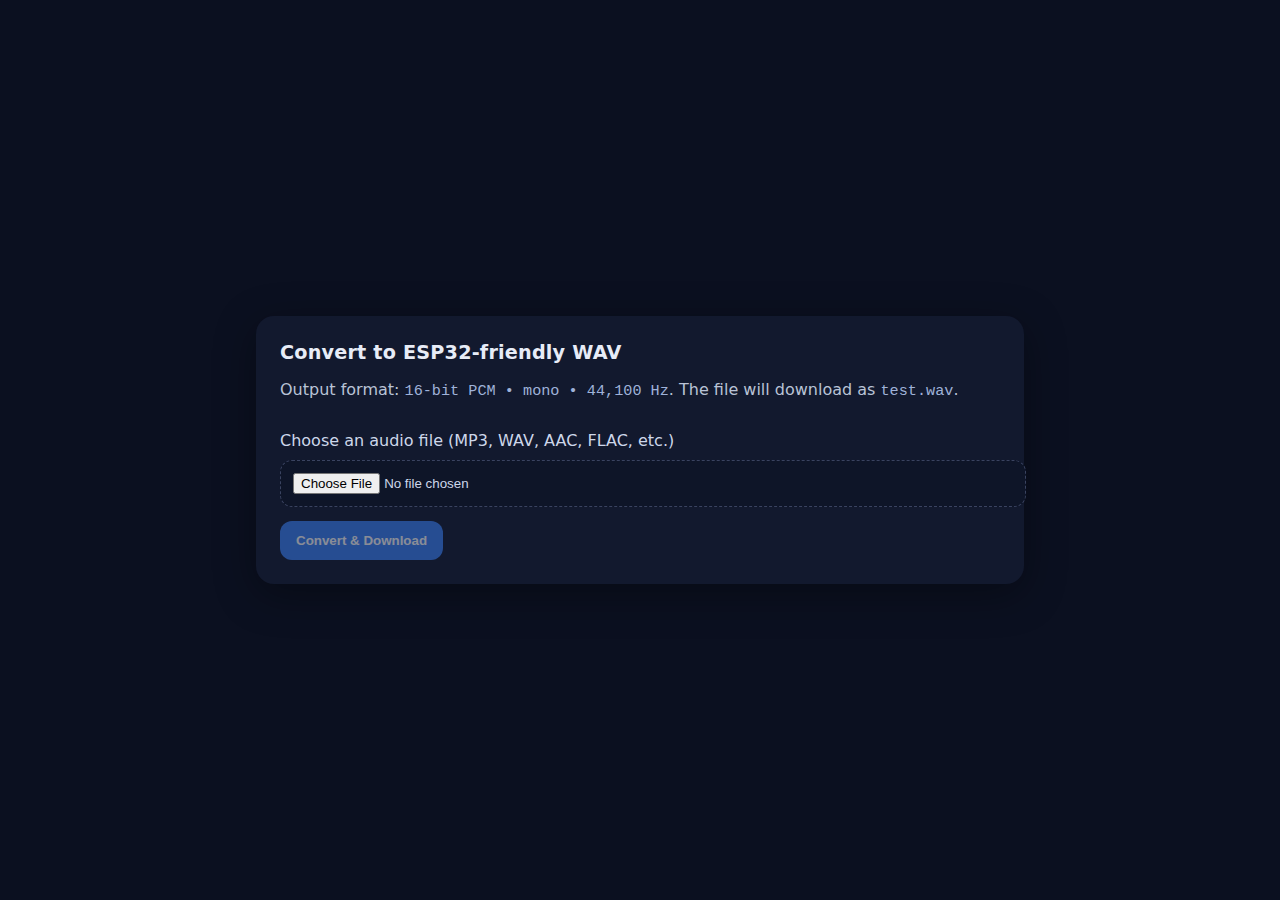
<file: audio-converter-wav.html>
<!doctype html>
<html lang="en">
<head>
  <meta charset="utf-8" />
  <title>Audio → test.wav (16-bit PCM mono 44.1 kHz)</title>
  <meta name="viewport" content="width=device-width, initial-scale=1" />
  <style>
    :root { font: 16px/1.4 system-ui, -apple-system, Segoe UI, Roboto, Ubuntu, Cantarell, "Helvetica Neue", Arial, "Noto Sans", "Apple Color Emoji", "Segoe UI Emoji"; }
    body { margin: 0; display: grid; place-items: center; min-height: 100vh; background: #0b1020; color: #e7ecf7; }
    .card { width: min(720px, 92vw); background: #12192e; border-radius: 18px; padding: 24px; box-shadow: 0 10px 40px rgba(0,0,0,.35); }
    h1 { margin: 0 0 12px; font-size: 1.2rem; font-weight: 600; letter-spacing: .2px; }
    p { margin: 0 0 14px; color: #b9c3d6; }
    label[for=file] { display: inline-block; margin: 14px 0 8px; color: #cdd7ea; }
    input[type=file] { width: 100%; padding: 12px; border-radius: 12px; border: 1px dashed #3a4360; background: #0e1528; color: #cdd7ea; }
    button { margin-top: 14px; padding: 12px 16px; border: 0; border-radius: 12px; background: #3b82f6; color: white; font-weight: 600; cursor: pointer; }
    button:disabled { opacity: .5; cursor: not-allowed; }
    .row { display: flex; gap: 16px; align-items: center; flex-wrap: wrap; }
    .mono { font-family: ui-monospace, SFMono-Regular, Menlo, Consolas, "Liberation Mono", monospace; font-size: .95rem; color: #9fb2d9; }
    progress { width: 220px; height: 10px; accent-color: #3b82f6; }
    .hint { font-size: .9rem; color: #93a3c6; }
  </style>
</head>
<body>
  <div class="card">
    <h1>Convert to ESP32-friendly WAV</h1>
    <p>Output format: <span class="mono">16-bit PCM • mono • 44,100 Hz</span>. The file will download as <span class="mono">test.wav</span>.</p>

    <label for="file">Choose an audio file (MP3, WAV, AAC, FLAC, etc.)</label>
    <input id="file" type="file" accept="audio/*" />

    <div class="row">
      <button id="convert" disabled>Convert & Download</button>
      <progress id="prog" max="100" value="0" hidden></progress>
      <span id="status" class="hint"></span>
    </div>
  </div>

  <script>
    // Target output format
    const OUT_SAMPLE_RATE = 44100; // Hz
    const OUT_CHANNELS = 1;        // mono
    const OUT_BITS = 16;           // 16-bit PCM

    const $file = document.getElementById('file');
    const $btn  = document.getElementById('convert');
    const $prog = document.getElementById('prog');
    const $status = document.getElementById('status');

    let selectedFile = null;

    $file.addEventListener('change', () => {
      selectedFile = $file.files && $file.files[0] ? $file.files[0] : null;
      $btn.disabled = !selectedFile;
      $status.textContent = selectedFile ? `Selected: ${selectedFile.name}` : '';
    });

    $btn.addEventListener('click', async () => {
      if (!selectedFile) return;

      try {
        $btn.disabled = true;
        $prog.hidden = false; $prog.value = 0;
        $status.textContent = 'Decoding…';

        // Read file into ArrayBuffer
        const arrayBuf = await selectedFile.arrayBuffer();

        // Decode with Web Audio
        // Use a throwaway AudioContext for decoding (sample-rate agnostic)
        const decodeCtx = new (window.AudioContext || window.webkitAudioContext)();
        const decoded = await decodeCtx.decodeAudioData(arrayBuf);
        await decodeCtx.close();

        // Resample + downmix to mono with OfflineAudioContext
        const lengthInFrames = Math.ceil(decoded.duration * OUT_SAMPLE_RATE);
        const offline = new OfflineAudioContext(OUT_CHANNELS, lengthInFrames, OUT_SAMPLE_RATE);

        const src = offline.createBufferSource();
        src.buffer = decoded;

        // Optional: smooth normalization (mild gain to avoid clipping on downmix)
        const gain = offline.createGain();
        gain.gain.value = 0.9;

        // Connect: source -> gain -> destination (downmix happens automatically to 1ch)
        src.connect(gain).connect(offline.destination);
        src.start(0);

        // Render (no progress callback available; show spinner/status only)
        $status.textContent = 'Resampling & mixing to mono…';
        const rendered = await offline.startRendering();

        // Extract mono PCM
        const chData = rendered.getChannelData(0); // Float32 [-1, 1]
        // Convert to 16-bit PCM little-endian
        const pcmBuffer = new ArrayBuffer(chData.length * 2);
        const view = new DataView(pcmBuffer);
        for (let i = 0; i < chData.length; i++) {
          let s = Math.max(-1, Math.min(1, chData[i]));
          view.setInt16(i * 2, s < 0 ? s * 0x8000 : s * 0x7FFF, true);
          // crude progress update for very long files
          if ((i & 0xFFFF) === 0) {
            $prog.value = Math.min(100, Math.round((i / chData.length) * 100));
          }
        }

        // Build WAV container (RIFF/WAVE, fmt chunk, data chunk)
        const wavBytes = buildWavFile(pcmBuffer, {
          sampleRate: OUT_SAMPLE_RATE,
          numChannels: OUT_CHANNELS,
          bitsPerSample: OUT_BITS
        });

        const blob = new Blob([wavBytes], { type: 'audio/wav' });

        // Trigger download as test.wav
        const a = document.createElement('a');
        a.href = URL.createObjectURL(blob);
        a.download = 'test.wav';
        document.body.appendChild(a);
        a.click();
        a.remove();

        $prog.value = 100;
        $status.textContent = 'Done. Downloaded as test.wav';
      } catch (err) {
        console.error(err);
        alert('Conversion failed: ' + err.message);
        $status.textContent = 'Error.';
      } finally {
        $btn.disabled = false;
        setTimeout(() => { $prog.hidden = true; $prog.value = 0; }, 1000);
      }
    });

    function buildWavFile(pcmBuffer, { sampleRate, numChannels, bitsPerSample }) {
      const byteRate   = sampleRate * numChannels * (bitsPerSample / 8);
      const blockAlign = numChannels * (bitsPerSample / 8);
      const dataSize   = pcmBuffer.byteLength;
      const headerSize = 44;
      const totalSize  = headerSize + dataSize;

      const buf = new ArrayBuffer(totalSize);
      const dv  = new DataView(buf);

      // RIFF chunk descriptor
      writeString(dv, 0, 'RIFF');
      dv.setUint32(4, totalSize - 8, true);     // ChunkSize
      writeString(dv, 8, 'WAVE');

      // fmt sub-chunk
      writeString(dv, 12, 'fmt ');
      dv.setUint32(16, 16, true);               // Subchunk1Size (16 for PCM)
      dv.setUint16(20, 1, true);                // AudioFormat = 1 (PCM)
      dv.setUint16(22, numChannels, true);      // NumChannels
      dv.setUint32(24, sampleRate, true);       // SampleRate
      dv.setUint32(28, byteRate, true);         // ByteRate
      dv.setUint16(32, blockAlign, true);       // BlockAlign
      dv.setUint16(34, bitsPerSample, true);    // BitsPerSample

      // data sub-chunk
      writeString(dv, 36, 'data');
      dv.setUint32(40, dataSize, true);         // Subchunk2Size

      // Copy PCM data
      new Uint8Array(buf, 44).set(new Uint8Array(pcmBuffer));

      return buf;
    }

    function writeString(dv, offset, str) {
      for (let i = 0; i < str.length; i++) {
        dv.setUint8(offset + i, str.charCodeAt(i));
      }
    }
  </script>
</body>
</html>
</file>
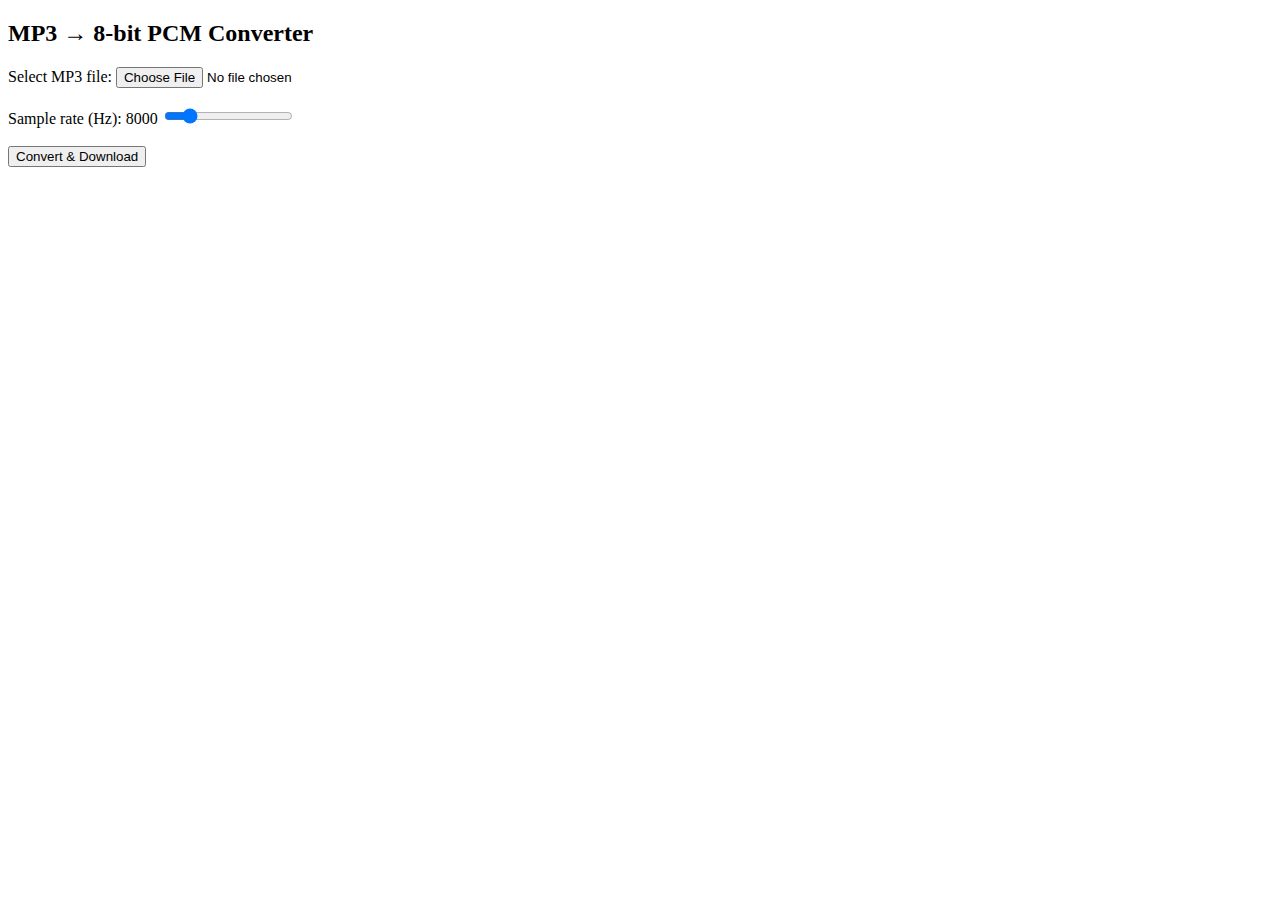
<file: audio-converter.html>
<!DOCTYPE html>
<html lang="en">
<head>
<meta charset="UTF-8">
<title>MP3 to 8-bit PCM Converter</title>
</head>
<body>
<h2>MP3 → 8-bit PCM Converter</h2>

<label for="audioFile">Select MP3 file:</label>
<input type="file" id="audioFile" accept="audio/*"><br><br>

<label for="sampleRate">Sample rate (Hz): <span id="rateValue">8000</span></label>
<input type="range" id="sampleRate" min="1000" max="44100" value="8000" step="100"><br><br>

<button id="convertBtn">Convert & Download</button>

<script>
const fileInput = document.getElementById('audioFile');
const convertBtn = document.getElementById('convertBtn');
const sampleRateSlider = document.getElementById('sampleRate');
const rateValue = document.getElementById('rateValue');

sampleRateSlider.oninput = () => {
    rateValue.textContent = sampleRateSlider.value;
};

convertBtn.onclick = async () => {
    const file = fileInput.files[0];
    if (!file) return alert("Select an MP3 file first");

    const arrayBuffer = await file.arrayBuffer();
    const audioCtx = new (window.AudioContext || window.webkitAudioContext)();
    const audioBuffer = await audioCtx.decodeAudioData(arrayBuffer);

    const rate = parseInt(sampleRateSlider.value);
    const length = Math.floor(audioBuffer.length * rate / audioBuffer.sampleRate);
    const channelData = audioBuffer.getChannelData(0); // first channel
    const pcm8 = new Uint8Array(length);

    for (let i = 0; i < length; i++) {
        const idx = Math.floor(i * audioBuffer.sampleRate / rate);
        const sample = channelData[idx];
        pcm8[i] = Math.floor((sample + 1) * 127.5); // convert -1..1 → 0..255
    }

    const blob = new Blob([pcm8], {type: "application/octet-stream"});
    const a = document.createElement('a');
    a.href = URL.createObjectURL(blob);
    a.download = file.name.replace(/\.\w+$/, '_8bit.pcm');
    a.click();
};
</script>
</body>
</html>
</file>
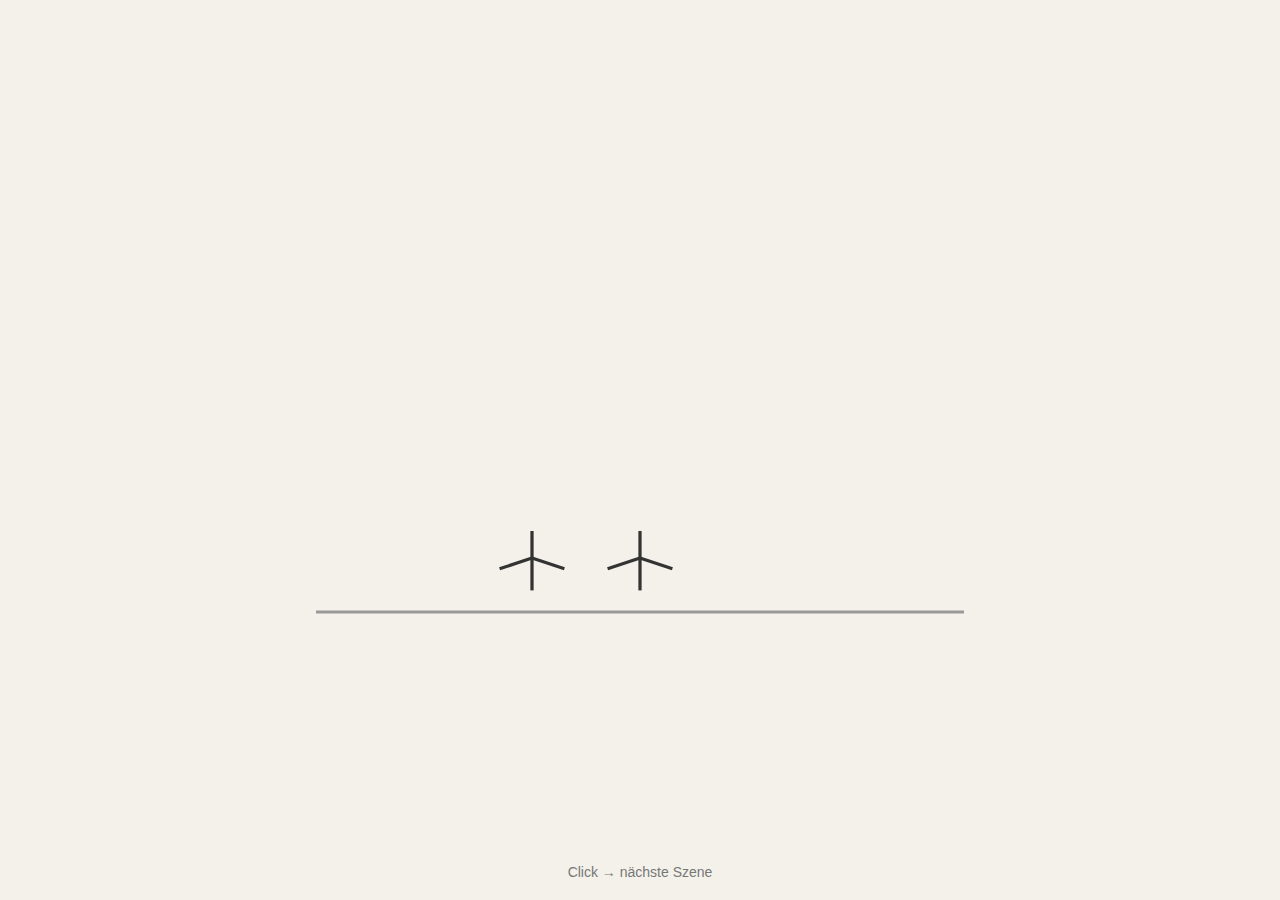
<file: bleib-doch-bei-uns.html>
<!DOCTYPE html>
<html lang="de">
<head>
<meta charset="UTF-8">
<title>Minimalistischer Comic – Der Weg nach Emmaus</title>
<style>
    body {
        margin: 0;
        background: #f4f1ea;
        font-family: Arial, sans-serif;
        overflow: hidden;
        cursor: pointer;
    }

    #comic {
        width: 100vw;
        height: 100vh;
        display: flex;
        align-items: center;
        justify-content: center;
        flex-direction: column;
    }

    svg {
        width: 80vw;
        max-width: 900px;
        height: 60vh;
    }

    .speech {
        font-size: 18px;
        fill: #222;
        opacity: 0;
        animation: fadeIn 1s forwards;
    }

    .hint {
        position: absolute;
        bottom: 20px;
        font-size: 14px;
        color: #777;
    }

    @keyframes fadeIn {
        from { opacity: 0; transform: translateY(10px); }
        to { opacity: 1; transform: translateY(0); }
    }

    .appear {
        opacity: 0;
        animation: fadeIn 1s forwards;
    }
</style>
</head>
<body>

<div id="comic">
    <svg id="scene" viewBox="0 0 800 500"></svg>
    <div class="hint">Click → nächste Szene</div>
</div>

<script>
const scenes = [
{
draw: function(svg){
svg.innerHTML = `
<rect width="800" height="500" fill="#f4f1ea"/>
<line x1="100" y1="400" x2="700" y2="400" stroke="#999" stroke-width="3"/>

<!-- Zwei Jünger -->
<circle cx="300" cy="300" r="25" stroke="#333" fill="none" stroke-width="3" class="appear"/>
<line x1="300" y1="325" x2="300" y2="380" stroke="#333" stroke-width="3"/>
<line x1="300" y1="350" x2="270" y2="360" stroke="#333" stroke-width="3"/>
<line x1="300" y1="350" x2="330" y2="360" stroke="#333" stroke-width="3"/>

<circle cx="400" cy="300" r="25" stroke="#333" fill="none" stroke-width="3" class="appear"/>
<line x1="400" y1="325" x2="400" y2="380" stroke="#333" stroke-width="3"/>
<line x1="400" y1="350" x2="370" y2="360" stroke="#333" stroke-width="3"/>
<line x1="400" y1="350" x2="430" y2="360" stroke="#333" stroke-width="3"/>

<text x="200" y="120" class="speech">„Wir hofften, er sei der Retter…“</text>
`;
}
},
{
draw: function(svg){
svg.innerHTML = `
<rect width="800" height="500" fill="#f4f1ea"/>
<line x1="100" y1="400" x2="700" y2="400" stroke="#999" stroke-width="3"/>

<!-- Drei Personen -->
${drawPerson(250)}
${drawPerson(350)}
${drawPerson(450)}

<text x="150" y="100" class="speech">Jesus geht mit – doch sie erkennen ihn nicht.</text>
`;
}
},
{
draw: function(svg){
svg.innerHTML = `
<rect width="800" height="500" fill="#f4f1ea"/>

<!-- Tisch -->
<rect x="250" y="300" width="300" height="20" fill="#999"/>
<rect x="280" y="320" width="240" height="20" fill="#bbb"/>

${drawPerson(320)}
${drawPerson(480)}

<!-- Jesus -->
<circle cx="400" cy="250" r="25" stroke="#333" fill="none" stroke-width="3"/>
<line x1="400" y1="275" x2="400" y2="330" stroke="#333" stroke-width="3"/>

<!-- Brot -->
<circle cx="400" cy="310" r="10" fill="#333" class="appear"/>

<text x="170" y="120" class="speech">Beim Brotbrechen erkennen sie ihn.</text>
`;
}
},
{
draw: function(svg){
svg.innerHTML = `
<rect width="800" height="500" fill="#f4f1ea"/>

${drawPerson(300)}
${drawPerson(500)}

<line x1="100" y1="400" x2="700" y2="400" stroke="#999" stroke-width="3"/>

<text x="200" y="100" class="speech">„Brannte nicht unser Herz?“</text>
<text x="200" y="140" class="speech">Sie kehren nach Jerusalem zurück.</text>
`;
}
}
];

function drawPerson(x){
return `
<circle cx="${x}" cy="250" r="25" stroke="#333" fill="none" stroke-width="3"/>
<line x1="${x}" y1="275" x2="${x}" y2="330" stroke="#333" stroke-width="3"/>
<line x1="${x}" y1="300" x2="${x-30}" y2="310" stroke="#333" stroke-width="3"/>
<line x1="${x}" y1="300" x2="${x+30}" y2="310" stroke="#333" stroke-width="3"/>
<line x1="${x}" y1="330" x2="${x-20}" y2="360" stroke="#333" stroke-width="3"/>
<line x1="${x}" y1="330" x2="${x+20}" y2="360" stroke="#333" stroke-width="3"/>
`;
}

let current = 0;
const svg = document.getElementById("scene");

function nextScene(){
scenes[current].draw(svg);
current = (current + 1) % scenes.length;
}

document.body.addEventListener("click", nextScene);

nextScene();
</script>

</body>
</html>
</file>
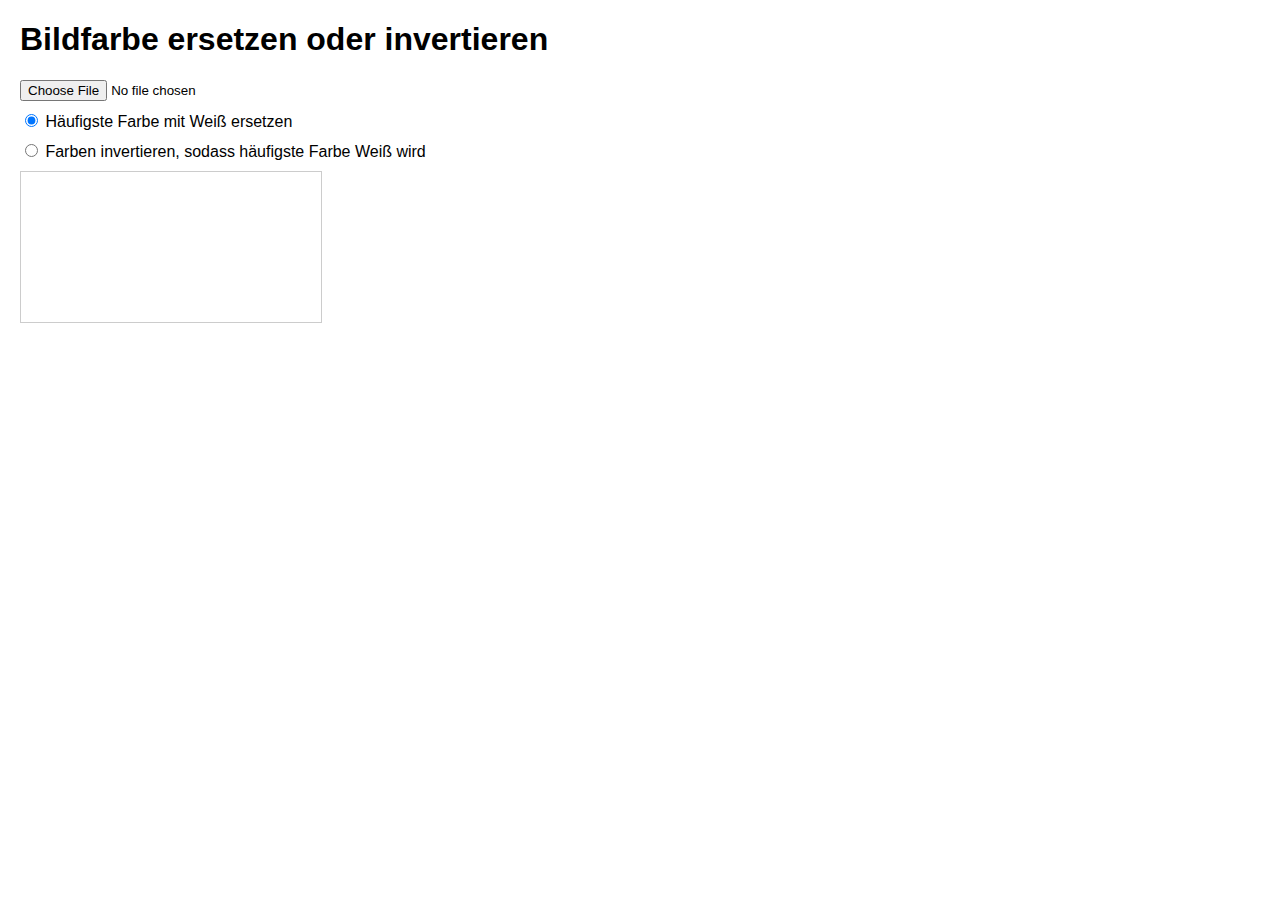
<file: color-change.html>
<!DOCTYPE html>
<html lang="de">
<head>
<meta charset="UTF-8">
<title>Farbe ersetzen / invertieren</title>
<style>
  body { font-family: Arial, sans-serif; margin: 20px; }
  canvas { border: 1px solid #ccc; margin-top: 10px; }
  label { display: block; margin-top: 10px; }
</style>
</head>
<body>

<h1>Bildfarbe ersetzen oder invertieren</h1>

<input type="file" id="imageInput" accept="image/*">
<label>
  <input type="radio" name="mode" value="replace" checked>
  Häufigste Farbe mit Weiß ersetzen
</label>
<label>
  <input type="radio" name="mode" value="invert">
  Farben invertieren, sodass häufigste Farbe Weiß wird
</label>

<canvas id="canvas"></canvas>

<script>
const imageInput = document.getElementById('imageInput');
const canvas = document.getElementById('canvas');
const ctx = canvas.getContext('2d');

imageInput.addEventListener('change', e => {
    const file = e.target.files[0];
    if (!file) return;
    const img = new Image();
    img.onload = () => processImage(img);
    img.src = URL.createObjectURL(file);
});

function processImage(img) {
    canvas.width = img.width;
    canvas.height = img.height;
    ctx.drawImage(img, 0, 0);

    const imageData = ctx.getImageData(0, 0, canvas.width, canvas.height);
    const data = imageData.data;

    // Häufigste Farbe finden
    const colorCount = {};
    for (let i = 0; i < data.length; i += 4) {
        const key = `${data[i]},${data[i+1]},${data[i+2]}`;
        colorCount[key] = (colorCount[key] || 0) + 1;
    }

    let mostFrequentColor = null;
    let maxCount = 0;
    for (const color in colorCount) {
        if (colorCount[color] > maxCount) {
            maxCount = colorCount[color];
            mostFrequentColor = color.split(',').map(Number);
        }
    }

    const mode = document.querySelector('input[name="mode"]:checked').value;

    if (mode === 'replace') {
        // Ersetze die häufigste Farbe mit Weiß
        for (let i = 0; i < data.length; i += 4) {
            if (data[i] === mostFrequentColor[0] &&
                data[i+1] === mostFrequentColor[1] &&
                data[i+2] === mostFrequentColor[2]) {
                data[i] = 255;
                data[i+1] = 255;
                data[i+2] = 255;
            }
        }
    } else if (mode === 'invert') {
        // Berechne Farbverschiebung
        const rShift = 255 - mostFrequentColor[0];
        const gShift = 255 - mostFrequentColor[1];
        const bShift = 255 - mostFrequentColor[2];

        for (let i = 0; i < data.length; i += 4) {
            data[i] = clamp(data[i] + rShift);
            data[i+1] = clamp(data[i+1] + gShift);
            data[i+2] = clamp(data[i+2] + bShift);
        }
    }

    ctx.putImageData(imageData, 0, 0);
}

function clamp(value) {
    return Math.max(0, Math.min(255, value));
}
</script>

</body>
</html>
</file>
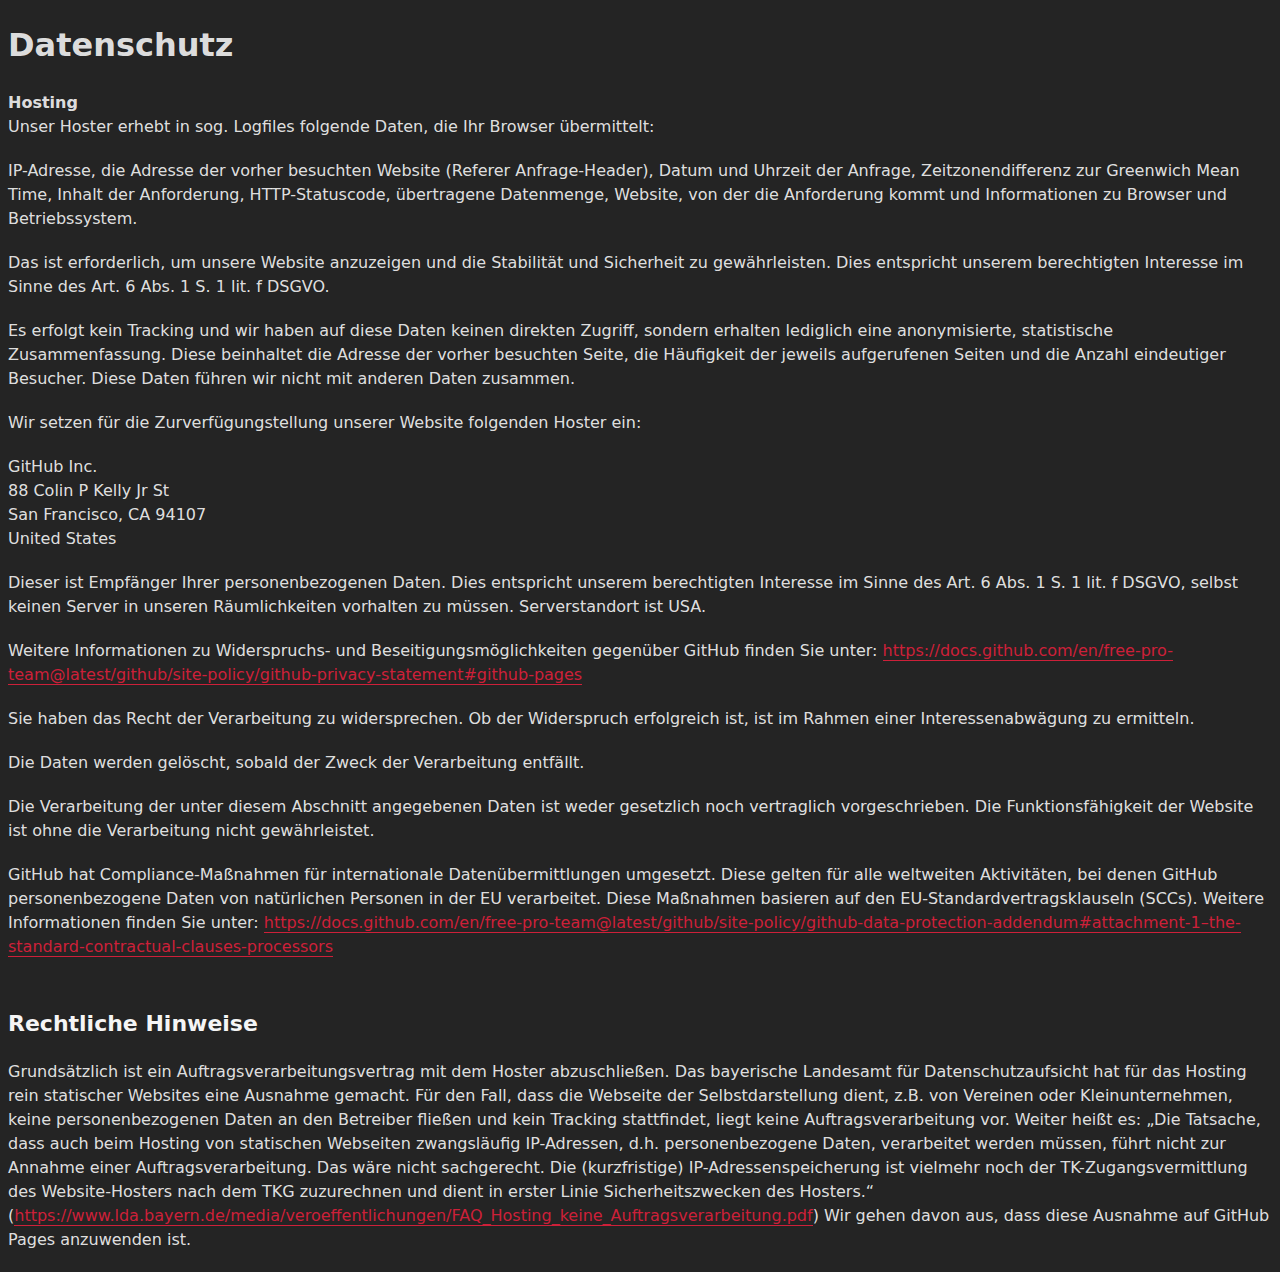
<file: datenschutz.html>
<!DOCTYPE html>
<html lang="en">

<head>
    <meta charset="UTF-8">
    <meta name="viewport" content="width=device-width, initial-scale=1.0">
    <title>Datenschutz</title>
    <style>
        :root {
            font-family: Inter, system-ui, Avenir, Helvetica, Arial, sans-serif;
            line-height: 1.5;
            font-weight: 400;

            color-scheme: light dark;
            color: rgba(255, 255, 255, 0.87);
            background-color: #242424;

            font-synthesis: none;
            text-rendering: optimizeLegibility;
            -webkit-font-smoothing: antialiased;
            -moz-osx-font-smoothing: grayscale;
        }
    </style>
</head>

<body>
    <h1>Datenschutz</h1>
    <p
        style="margin: 20px 0px;  font-family: system-ui; font-size: 16px; ">
        <span style="font-weight: bolder;">Hosting</span><br>Unser Hoster erhebt in sog. Logfiles folgende Daten, die
        Ihr Browser übermittelt:</p>
    <p
        style="margin: 20px 0px;  font-family: system-ui; font-size: 16px; ">
        IP-Adresse, die Adresse der vorher besuchten Website (Referer Anfrage-Header), Datum und Uhrzeit der Anfrage,
        Zeitzonendifferenz zur Greenwich Mean Time, Inhalt der Anforderung, HTTP-Statuscode, übertragene Datenmenge,
        Website, von der die Anforderung kommt und Informationen zu Browser und Betriebssystem.</p>
    <p
        style="margin: 20px 0px;  font-family: system-ui; font-size: 16px; ">
        Das ist erforderlich, um unsere Website anzuzeigen und die Stabilität und Sicherheit zu gewährleisten. Dies
        entspricht unserem berechtigten Interesse im Sinne des Art. 6 Abs. 1 S. 1 lit. f DSGVO.</p>
    <p
        style="margin: 20px 0px;  font-family: system-ui; font-size: 16px; ">
        Es erfolgt kein Tracking und wir haben auf diese Daten keinen direkten Zugriff, sondern erhalten lediglich eine
        anonymisierte, statistische Zusammenfassung. Diese beinhaltet die Adresse der vorher besuchten Seite, die
        Häufigkeit der jeweils aufgerufenen Seiten und die Anzahl eindeutiger Besucher. Diese Daten führen wir nicht mit
        anderen Daten zusammen.</p>
    <p
        style="margin: 20px 0px;  font-family: system-ui; font-size: 16px; ">
        Wir setzen für die Zurverfügungstellung unserer Website folgenden Hoster ein:</p>
    <p
        style="margin: 20px 0px;  font-family: system-ui; font-size: 16px; ">
        GitHub Inc.<br>88 Colin P Kelly Jr St<br>San Francisco, CA 94107<br>United States</p>
    <p
        style="margin: 20px 0px;  font-family: system-ui; font-size: 16px; ">
        Dieser ist Empfänger Ihrer personenbezogenen Daten. Dies entspricht unserem berechtigten Interesse im Sinne des
        Art. 6 Abs. 1 S. 1 lit. f DSGVO, selbst keinen Server in unseren Räumlichkeiten vorhalten zu müssen.
        Serverstandort ist USA.</p>
    <p
        style="margin: 20px 0px;  font-family: system-ui; font-size: 16px; ">
        Weitere Informationen zu Widerspruchs- und Beseitigungsmöglichkeiten gegenüber GitHub finden Sie unter:&nbsp;<a
            href="https://docs.github.com/en/free-pro-team@latest/github/site-policy/github-privacy-statement#github-pages"
            style="color: rgb(205, 32, 57); text-decoration-line: none; cursor: pointer; touch-action: manipulation; transition: all 100ms cubic-bezier(0.4, 0, 0.2, 1) 0s; border-bottom: 1px solid rgb(205, 32, 57);">https://docs.github.com/en/free-pro-team@latest/github/site-policy/github-privacy-statement#github-pages</a>
    </p>
    <p
        style="margin: 20px 0px;  font-family: system-ui; font-size: 16px; ">
        Sie haben das Recht der Verarbeitung zu widersprechen. Ob der Widerspruch erfolgreich ist, ist im Rahmen einer
        Interessenabwägung zu ermitteln.</p>
    <p
        style="margin: 20px 0px;  font-family: system-ui; font-size: 16px; ">
        Die Daten werden gelöscht, sobald der Zweck der Verarbeitung entfällt.</p>
    <p
        style="margin: 20px 0px;  font-family: system-ui; font-size: 16px; ">
        Die Verarbeitung der unter diesem Abschnitt angegebenen Daten ist weder gesetzlich noch vertraglich
        vorgeschrieben. Die Funktionsfähigkeit der Website ist ohne die Verarbeitung nicht gewährleistet.</p>
    <p
        style="margin: 20px 0px;  font-family: system-ui; font-size: 16px; ">
        GitHub hat Compliance-Maßnahmen für internationale Datenübermittlungen umgesetzt. Diese gelten für alle
        weltweiten Aktivitäten, bei denen GitHub personenbezogene Daten von natürlichen Personen in der EU verarbeitet.
        Diese Maßnahmen basieren auf den EU-Standardvertragsklauseln (SCCs). Weitere Informationen finden Sie
        unter:&nbsp;<a
            href="https://docs.github.com/en/free-pro-team@latest/github/site-policy/github-data-protection-addendum#attachment-1--the-standard-contractual-clauses-processors"
            style="color: rgb(205, 32, 57); text-decoration-line: none; cursor: pointer; touch-action: manipulation; transition: all 100ms cubic-bezier(0.4, 0, 0.2, 1) 0s; border-bottom: 1px solid rgb(205, 32, 57);">https://docs.github.com/en/free-pro-team@latest/github/site-policy/github-data-protection-addendum#attachment-1–the-standard-contractual-clauses-processors</a>
    </p>
    <h3 id="rechtliche-hinweise"
        style="margin: 50px 0px 20px; font-family: system-ui; color: whitesmoke; font-size: 1.375rem; line-height: 1.4; ">
        Rechtliche Hinweise</h3>
    <p
        style="margin: 20px 0px;  font-family: system-ui; font-size: 16px; ">
        Grundsätzlich ist ein Auftragsverarbeitungsvertrag mit dem Hoster abzuschließen. Das bayerische Landesamt für
        Datenschutzaufsicht hat für das Hosting rein statischer Websites eine Ausnahme gemacht. Für den Fall, dass die
        Webseite der Selbstdarstellung dient, z.B. von Vereinen oder Kleinunternehmen, keine personenbezogenen Daten an
        den Betreiber fließen und kein Tracking stattfindet, liegt keine Auftragsverarbeitung vor. Weiter heißt es: „Die
        Tatsache, dass auch beim Hosting von statischen Webseiten zwangsläufig IP-Adressen, d.h. personenbezogene Daten,
        verarbeitet werden müssen, führt nicht zur Annahme einer Auftragsverarbeitung. Das wäre nicht sachgerecht. Die
        (kurzfristige) IP-Adressenspeicherung ist vielmehr noch der TK-Zugangsvermittlung des Website-Hosters nach dem
        TKG zuzurechnen und dient in erster Linie Sicherheitszwecken des Hosters.“ (<a
            href="https://www.lda.bayern.de/media/veroeffentlichungen/FAQ_Hosting_keine_Auftragsverarbeitung.pdf"
            style="color: rgb(205, 32, 57); text-decoration-line: none; cursor: pointer; touch-action: manipulation; transition: all 100ms cubic-bezier(0.4, 0, 0.2, 1) 0s; border-bottom: 1px solid rgb(205, 32, 57);">https://www.lda.bayern.de/media/veroeffentlichungen/FAQ_Hosting_keine_Auftragsverarbeitung.pdf</a>)
        Wir gehen davon aus, dass diese Ausnahme auf GitHub Pages anzuwenden ist.</p>
</body>

</html>
</file>
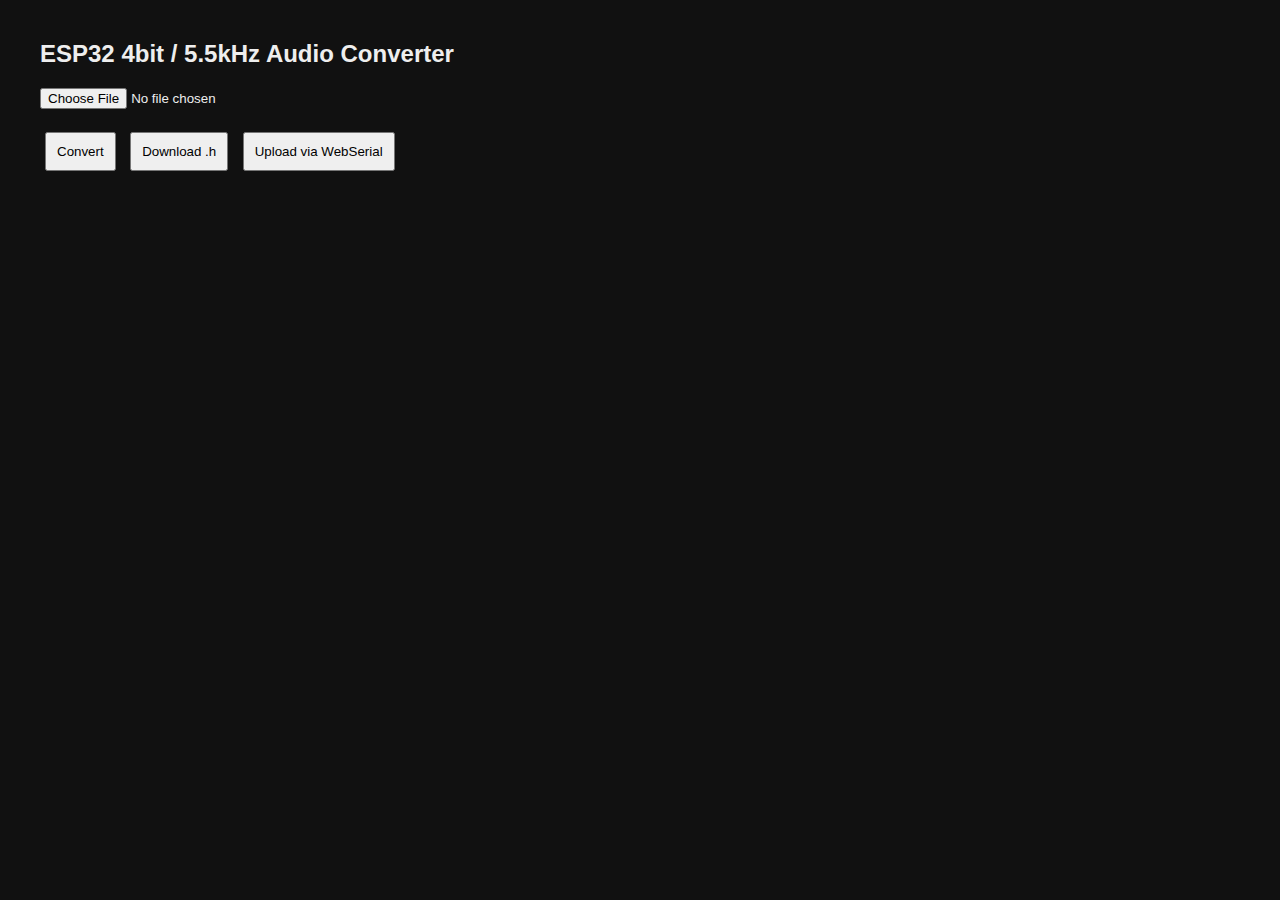
<file: esp32-audio-creator.html>
<!DOCTYPE html>
<html>
<head>
<meta charset="UTF-8">
<title>ESP32 4bit 5.5kHz Audio Converter</title>
<style>
body { font-family: Arial; margin: 40px; background:#111; color:#eee; }
button { padding:10px; margin:5px; }
</style>
</head>
<body>

<h2>ESP32 4bit / 5.5kHz Audio Converter</h2>

<input type="file" id="fileInput" accept=".wav">
<br><br>
<button onclick="processAudio()">Convert</button>
<button onclick="downloadHeader()">Download .h</button>
<button onclick="uploadToESP()">Upload via WebSerial</button>

<pre id="log"></pre>

<script>
let processedData = null;

function log(msg){
  document.getElementById("log").textContent += msg + "\n";
}

async function processAudio(){
  const file = document.getElementById('fileInput').files[0];
  if(!file){ alert("Select WAV file"); return; }

  const arrayBuffer = await file.arrayBuffer();
  const audioCtx = new (window.AudioContext || window.webkitAudioContext)();
  const audioBuffer = await audioCtx.decodeAudioData(arrayBuffer);

  const input = audioBuffer.getChannelData(0);
  const inputRate = audioBuffer.sampleRate;
  const targetRate = 5500;

  const ratio = inputRate / targetRate;
  const newLength = Math.floor(input.length / ratio);
  let resampled = new Float32Array(newLength);

  for(let i=0;i<newLength;i++){
    resampled[i] = input[Math.floor(i * ratio)];
  }

  // 4-bit quantization
  processedData = new Uint8Array(newLength);
  for(let i=0;i<newLength;i++){
    let s = resampled[i];
    s = Math.max(-1, Math.min(1, s));
    let q = Math.floor((s + 1) * 7.5); // 0–15
    processedData[i] = q & 0x0F;
  }

  log("Converted samples: " + processedData.length);
}

function downloadHeader(){
  if(!processedData){ alert("Convert first"); return; }

  let text = "const uint8_t audioData[] = {\n";
  for(let i=0;i<processedData.length;i++){
    text += processedData[i] + ",";
    if(i%20==0) text+="\n";
  }
  text += "\n};\n";
  text += "const unsigned int audioLen = " + processedData.length + ";";

  const blob = new Blob([text], {type:"text/plain"});
  const url = URL.createObjectURL(blob);
  const a = document.createElement("a");
  a.href = url;
  a.download = "audio.h";
  a.click();
}

async function uploadToESP(){
  if(!processedData){ alert("Convert first"); return; }

  const port = await navigator.serial.requestPort();
  await port.open({ baudRate: 921600 });

  const writer = port.writable.getWriter();

  await writer.write(new Uint8Array([
    (processedData.length>>24)&255,
    (processedData.length>>16)&255,
    (processedData.length>>8)&255,
    (processedData.length)&255
  ]));

  await writer.write(processedData);

  writer.releaseLock();
  log("Upload done");
}
</script>

</body>
</html>
</file>
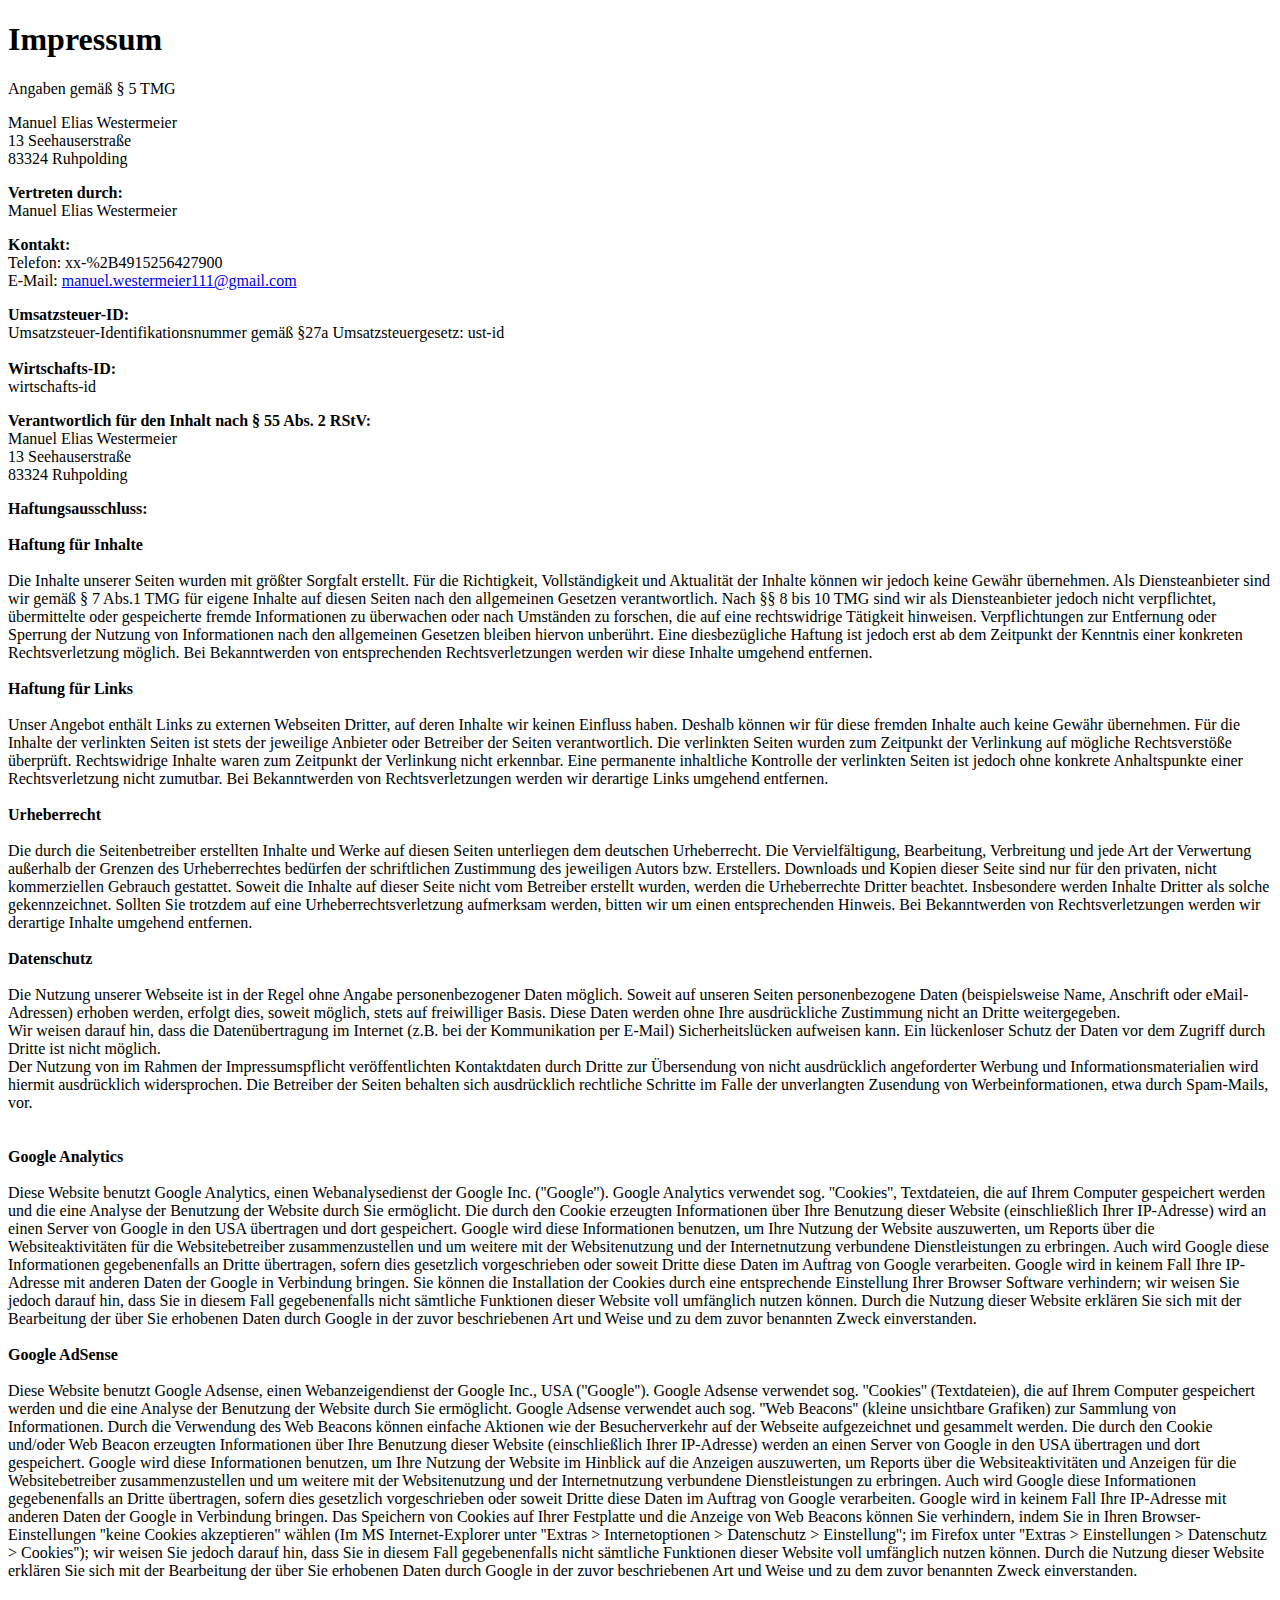
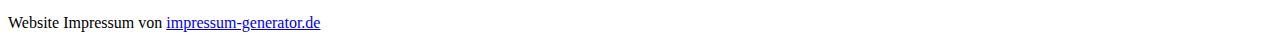
<file: impressum.html>
<!DOCTYPE html>
<html lang="en">

<head>
    <meta charset="UTF-8">
    <meta name="viewport" content="width=device-width, initial-scale=1.0">
    <title>Impressum</title>
</head>

<body>
    <div class='impressum'>
        <h1>Impressum</h1>
        <p>Angaben gemäß § 5 TMG</p>
        <p>Manuel Elias Westermeier <br>
            13 Seehauserstraße<br>
            83324 Ruhpolding <br>
        </p>
        <p> <strong>Vertreten durch: </strong><br>
            Manuel Elias Westermeier<br>
        </p>
        <p><strong>Kontakt:</strong> <br>
            Telefon: xx-%2B4915256427900<br>
            E-Mail: <a href='mailto:manuel.westermeier111@gmail.com'>manuel.westermeier111@gmail.com</a></br></p>
        <p><strong>Umsatzsteuer-ID: </strong> <br>
            Umsatzsteuer-Identifikationsnummer gemäß §27a Umsatzsteuergesetz: ust-id<br><br>
            <strong>Wirtschafts-ID: </strong><br>
            wirtschafts-id<br>
        </p>
        <p><strong>Verantwortlich für den Inhalt nach § 55 Abs. 2 RStV:</strong><br>
            Manuel Elias Westermeier <br>
            13 Seehauserstraße<br>
            83324 Ruhpolding <br></p>
        <p><strong>Haftungsausschluss: </strong><br><br><strong>Haftung für Inhalte</strong><br><br>
            Die Inhalte unserer Seiten wurden mit größter Sorgfalt erstellt. Für die Richtigkeit, Vollständigkeit und
            Aktualität der Inhalte können wir jedoch keine Gewähr übernehmen. Als Diensteanbieter sind wir gemäß § 7
            Abs.1 TMG für eigene Inhalte auf diesen Seiten nach den allgemeinen Gesetzen verantwortlich. Nach §§ 8 bis
            10 TMG sind wir als Diensteanbieter jedoch nicht verpflichtet, übermittelte oder gespeicherte fremde
            Informationen zu überwachen oder nach Umständen zu forschen, die auf eine rechtswidrige Tätigkeit hinweisen.
            Verpflichtungen zur Entfernung oder Sperrung der Nutzung von Informationen nach den allgemeinen Gesetzen
            bleiben hiervon unberührt. Eine diesbezügliche Haftung ist jedoch erst ab dem Zeitpunkt der Kenntnis einer
            konkreten Rechtsverletzung möglich. Bei Bekanntwerden von entsprechenden Rechtsverletzungen werden wir diese
            Inhalte umgehend entfernen.<br><br><strong>Haftung für Links</strong><br><br>
            Unser Angebot enthält Links zu externen Webseiten Dritter, auf deren Inhalte wir keinen Einfluss haben.
            Deshalb können wir für diese fremden Inhalte auch keine Gewähr übernehmen. Für die Inhalte der verlinkten
            Seiten ist stets der jeweilige Anbieter oder Betreiber der Seiten verantwortlich. Die verlinkten Seiten
            wurden zum Zeitpunkt der Verlinkung auf mögliche Rechtsverstöße überprüft. Rechtswidrige Inhalte waren zum
            Zeitpunkt der Verlinkung nicht erkennbar. Eine permanente inhaltliche Kontrolle der verlinkten Seiten ist
            jedoch ohne konkrete Anhaltspunkte einer Rechtsverletzung nicht zumutbar. Bei Bekanntwerden von
            Rechtsverletzungen werden wir derartige Links umgehend
            entfernen.<br><br><strong>Urheberrecht</strong><br><br>
            Die durch die Seitenbetreiber erstellten Inhalte und Werke auf diesen Seiten unterliegen dem deutschen
            Urheberrecht. Die Vervielfältigung, Bearbeitung, Verbreitung und jede Art der Verwertung außerhalb der
            Grenzen des Urheberrechtes bedürfen der schriftlichen Zustimmung des jeweiligen Autors bzw. Erstellers.
            Downloads und Kopien dieser Seite sind nur für den privaten, nicht kommerziellen Gebrauch gestattet. Soweit
            die Inhalte auf dieser Seite nicht vom Betreiber erstellt wurden, werden die Urheberrechte Dritter beachtet.
            Insbesondere werden Inhalte Dritter als solche gekennzeichnet. Sollten Sie trotzdem auf eine
            Urheberrechtsverletzung aufmerksam werden, bitten wir um einen entsprechenden Hinweis. Bei Bekanntwerden von
            Rechtsverletzungen werden wir derartige Inhalte umgehend
            entfernen.<br><br><strong>Datenschutz</strong><br><br>
            Die Nutzung unserer Webseite ist in der Regel ohne Angabe personenbezogener Daten möglich. Soweit auf
            unseren Seiten personenbezogene Daten (beispielsweise Name, Anschrift oder eMail-Adressen) erhoben werden,
            erfolgt dies, soweit möglich, stets auf freiwilliger Basis. Diese Daten werden ohne Ihre ausdrückliche
            Zustimmung nicht an Dritte weitergegeben. <br>
            Wir weisen darauf hin, dass die Datenübertragung im Internet (z.B. bei der Kommunikation per E-Mail)
            Sicherheitslücken aufweisen kann. Ein lückenloser Schutz der Daten vor dem Zugriff durch Dritte ist nicht
            möglich. <br>
            Der Nutzung von im Rahmen der Impressumspflicht veröffentlichten Kontaktdaten durch Dritte zur Übersendung
            von nicht ausdrücklich angeforderter Werbung und Informationsmaterialien wird hiermit ausdrücklich
            widersprochen. Die Betreiber der Seiten behalten sich ausdrücklich rechtliche Schritte im Falle der
            unverlangten Zusendung von Werbeinformationen, etwa durch Spam-Mails, vor.<br>
            <br><br><strong>Google Analytics</strong><br><br>
            Diese Website benutzt Google Analytics, einen Webanalysedienst der Google Inc. (''Google''). Google
            Analytics verwendet sog. ''Cookies'', Textdateien, die auf Ihrem Computer gespeichert werden und die eine
            Analyse der Benutzung der Website durch Sie ermöglicht. Die durch den Cookie erzeugten Informationen über
            Ihre Benutzung dieser Website (einschließlich Ihrer IP-Adresse) wird an einen Server von Google in den USA
            übertragen und dort gespeichert. Google wird diese Informationen benutzen, um Ihre Nutzung der Website
            auszuwerten, um Reports über die Websiteaktivitäten für die Websitebetreiber zusammenzustellen und um
            weitere mit der Websitenutzung und der Internetnutzung verbundene Dienstleistungen zu erbringen. Auch wird
            Google diese Informationen gegebenenfalls an Dritte übertragen, sofern dies gesetzlich vorgeschrieben oder
            soweit Dritte diese Daten im Auftrag von Google verarbeiten. Google wird in keinem Fall Ihre IP-Adresse mit
            anderen Daten der Google in Verbindung bringen. Sie können die Installation der Cookies durch eine
            entsprechende Einstellung Ihrer Browser Software verhindern; wir weisen Sie jedoch darauf hin, dass Sie in
            diesem Fall gegebenenfalls nicht sämtliche Funktionen dieser Website voll umfänglich nutzen können. Durch
            die Nutzung dieser Website erklären Sie sich mit der Bearbeitung der über Sie erhobenen Daten durch Google
            in der zuvor beschriebenen Art und Weise und zu dem zuvor benannten Zweck
            einverstanden.<br><br><strong>Google AdSense</strong><br><br>
            Diese Website benutzt Google Adsense, einen Webanzeigendienst der Google Inc., USA (''Google''). Google
            Adsense verwendet sog. ''Cookies'' (Textdateien), die auf Ihrem Computer gespeichert werden und die eine
            Analyse der Benutzung der Website durch Sie ermöglicht. Google Adsense verwendet auch sog. ''Web Beacons''
            (kleine unsichtbare Grafiken) zur Sammlung von Informationen. Durch die Verwendung des Web Beacons können
            einfache Aktionen wie der Besucherverkehr auf der Webseite aufgezeichnet und gesammelt werden. Die durch den
            Cookie und/oder Web Beacon erzeugten Informationen über Ihre Benutzung dieser Website (einschließlich Ihrer
            IP-Adresse) werden an einen Server von Google in den USA übertragen und dort gespeichert. Google wird diese
            Informationen benutzen, um Ihre Nutzung der Website im Hinblick auf die Anzeigen auszuwerten, um Reports
            über die Websiteaktivitäten und Anzeigen für die Websitebetreiber zusammenzustellen und um weitere mit der
            Websitenutzung und der Internetnutzung verbundene Dienstleistungen zu erbringen. Auch wird Google diese
            Informationen gegebenenfalls an Dritte übertragen, sofern dies gesetzlich vorgeschrieben oder soweit Dritte
            diese Daten im Auftrag von Google verarbeiten. Google wird in keinem Fall Ihre IP-Adresse mit anderen Daten
            der Google in Verbindung bringen. Das Speichern von Cookies auf Ihrer Festplatte und die Anzeige von Web
            Beacons können Sie verhindern, indem Sie in Ihren Browser-Einstellungen ''keine Cookies akzeptieren'' wählen
            (Im MS Internet-Explorer unter ''Extras > Internetoptionen > Datenschutz > Einstellung''; im Firefox unter
            ''Extras > Einstellungen > Datenschutz > Cookies''); wir weisen Sie jedoch darauf hin, dass Sie in diesem
            Fall gegebenenfalls nicht sämtliche Funktionen dieser Website voll umfänglich nutzen können. Durch die
            Nutzung dieser Website erklären Sie sich mit der Bearbeitung der über Sie erhobenen Daten durch Google in
            der zuvor beschriebenen Art und Weise und zu dem zuvor benannten Zweck einverstanden.
        </p><br>
        Website Impressum von <a href="https://www.impressum-generator.de">impressum-generator.de</a>
    </div>

</body>

</html>
</file>
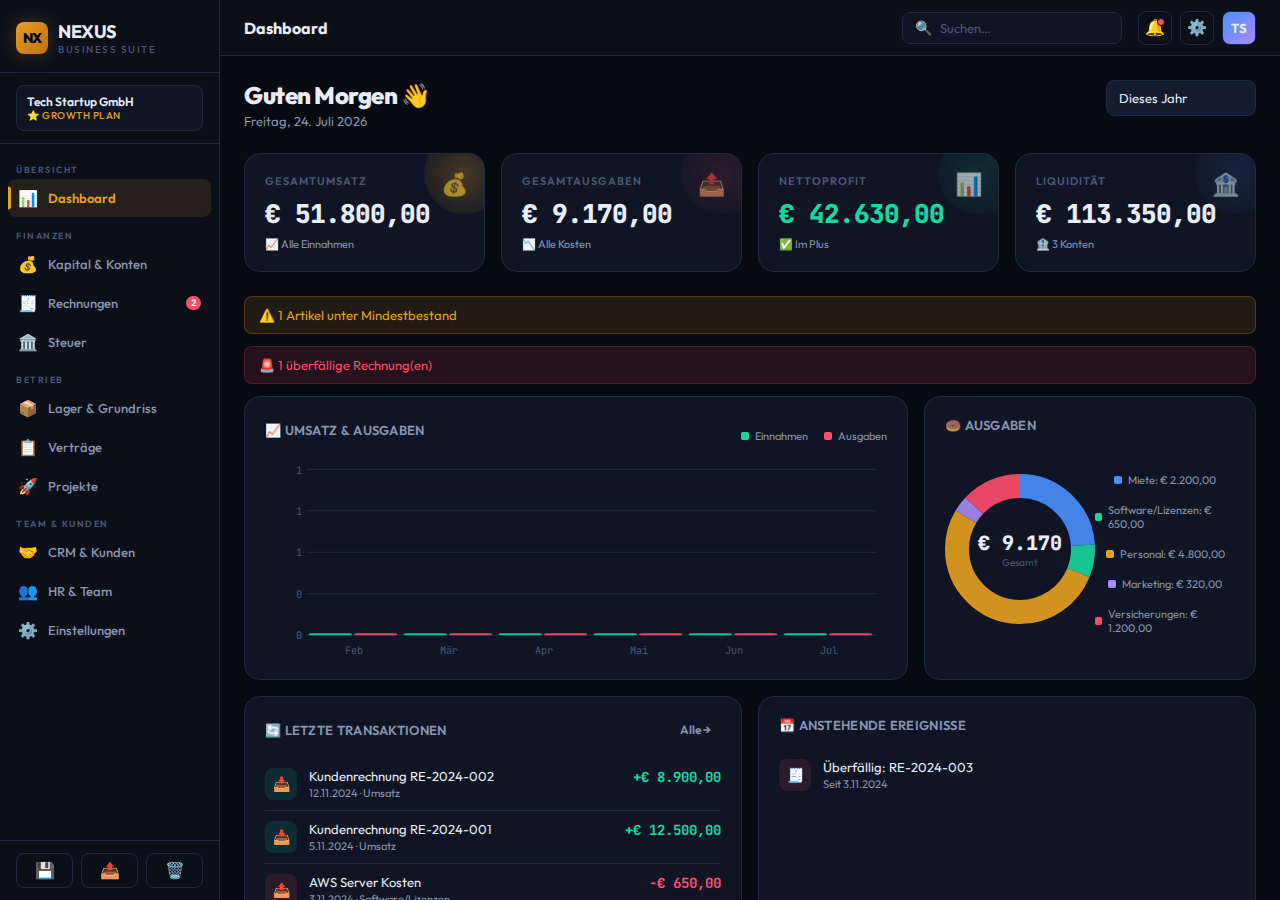
<file: nexus-business-suite.html>
<!DOCTYPE html>
<html lang="de">
<head>
<meta charset="UTF-8">
<meta name="viewport" content="width=device-width, initial-scale=1.0">
<title>NEXUS — Business Suite</title>
<link rel="preconnect" href="https://fonts.googleapis.com">
<link href="https://fonts.googleapis.com/css2?family=Outfit:wght@300;400;500;600;700;800&family=JetBrains+Mono:ital,wght@0,300;0,400;0,500;1,400&display=swap" rel="stylesheet">
<style>
:root {
  --bg: #070a12;
  --bg2: #0b0f1a;
  --surface: #0f1525;
  --surface2: #141c30;
  --surface3: #1a2440;
  --border: #1e2a42;
  --border2: #253350;
  --accent: #e8a020;
  --accent-dim: rgba(232,160,32,0.12);
  --accent-glow: rgba(232,160,32,0.25);
  --blue: #4a8fff;
  --blue-dim: rgba(74,143,255,0.12);
  --green: #18d8a0;
  --green-dim: rgba(24,216,160,0.12);
  --red: #ff4d6a;
  --red-dim: rgba(255,77,106,0.12);
  --purple: #a78bfa;
  --purple-dim: rgba(167,139,250,0.12);
  --orange: #fb923c;
  --text: #e8edf8;
  --text2: #8996b0;
  --text3: #4a5878;
  --radius: 10px;
  --radius-lg: 16px;
  --shadow: 0 4px 24px rgba(0,0,0,0.4);
  --font: 'Outfit', system-ui, sans-serif;
  --mono: 'JetBrains Mono', 'Fira Code', monospace;
}

* { margin:0; padding:0; box-sizing:border-box; }
html { height:100%; }
body { background:var(--bg); color:var(--text); font-family:var(--font); height:100vh; overflow:hidden; display:flex; font-size:14px; }

/* ============ SCROLLBAR ============ */
::-webkit-scrollbar { width:5px; height:5px; }
::-webkit-scrollbar-track { background:transparent; }
::-webkit-scrollbar-thumb { background:var(--border2); border-radius:10px; }

/* ============ SIDEBAR ============ */
#sidebar {
  width:220px; min-width:220px; background:var(--bg2);
  border-right:1px solid var(--border);
  display:flex; flex-direction:column;
  overflow:hidden; transition:.3s ease;
  position:relative; z-index:100;
}
.sidebar-header {
  padding:20px 16px 16px;
  border-bottom:1px solid var(--border);
}
.logo {
  display:flex; align-items:center; gap:10px;
}
.logo-mark {
  width:32px; height:32px;
  background:linear-gradient(135deg, var(--accent), #c07010);
  border-radius:8px;
  display:flex; align-items:center; justify-content:center;
  font-weight:800; font-size:14px; color:#000; letter-spacing:-.5px;
  box-shadow:0 0 20px var(--accent-glow);
}
.logo-text { font-size:18px; font-weight:700; letter-spacing:-.5px; }
.logo-sub { font-size:10px; color:var(--text3); font-weight:500; letter-spacing:1.5px; text-transform:uppercase; }
.sidebar-company {
  padding:12px 16px;
  border-bottom:1px solid var(--border);
}
.company-badge {
  background:var(--surface); border:1px solid var(--border);
  border-radius:8px; padding:8px 10px;
  cursor:pointer; transition:.2s;
}
.company-badge:hover { border-color:var(--accent); }
.company-name { font-size:12px; font-weight:600; }
.company-plan {
  font-size:10px; color:var(--accent); font-weight:500;
  letter-spacing:.5px; text-transform:uppercase;
}
nav { flex:1; overflow-y:auto; padding:8px 8px; }
.nav-section-label {
  font-size:9px; font-weight:600; color:var(--text3);
  letter-spacing:1.5px; text-transform:uppercase;
  padding:12px 8px 4px;
}
.nav-item {
  display:flex; align-items:center; gap:10px;
  padding:9px 10px; border-radius:8px;
  cursor:pointer; transition:.15s; margin-bottom:1px;
  color:var(--text2); font-size:13px; font-weight:500;
  position:relative;
}
.nav-item:hover { background:var(--surface); color:var(--text); }
.nav-item.active {
  background:var(--accent-dim); color:var(--accent);
  font-weight:600;
}
.nav-item.active::before {
  content:'';
  position:absolute; left:0; top:50%; transform:translateY(-50%);
  width:3px; height:60%; background:var(--accent); border-radius:0 3px 3px 0;
}
.nav-icon { font-size:16px; width:20px; text-align:center; }
.nav-badge {
  margin-left:auto; background:var(--red); color:white;
  font-size:9px; font-weight:700; padding:1px 5px; border-radius:10px;
  font-family:var(--mono);
}
.sidebar-footer {
  padding:12px 16px; border-top:1px solid var(--border);
  display:flex; gap:8px;
}
.footer-btn {
  flex:1; padding:7px; border-radius:8px; border:1px solid var(--border);
  background:transparent; color:var(--text2); cursor:pointer;
  font-size:16px; transition:.15s; text-align:center;
}
.footer-btn:hover { background:var(--surface); color:var(--text); border-color:var(--border2); }

/* ============ MAIN ============ */
#main { flex:1; display:flex; flex-direction:column; overflow:hidden; }

.topbar {
  height:56px; min-height:56px;
  background:var(--bg2); border-bottom:1px solid var(--border);
  display:flex; align-items:center; padding:0 24px;
  gap:16px;
}
.topbar-title { font-size:16px; font-weight:700; flex:1; }
.topbar-search {
  display:flex; align-items:center; gap:8px;
  background:var(--surface); border:1px solid var(--border);
  border-radius:8px; padding:6px 12px; width:220px;
}
.topbar-search input {
  background:none; border:none; outline:none; color:var(--text);
  font-family:var(--font); font-size:13px; width:100%;
}
.topbar-search input::placeholder { color:var(--text3); }
.search-icon { color:var(--text3); font-size:14px; }
.topbar-actions { display:flex; gap:8px; align-items:center; }
.topbar-btn {
  width:34px; height:34px; border-radius:8px;
  border:1px solid var(--border); background:transparent;
  color:var(--text2); cursor:pointer; transition:.15s;
  font-size:16px; display:flex; align-items:center; justify-content:center;
}
.topbar-btn:hover { background:var(--surface); color:var(--text); }
.notification-dot { position:relative; }
.notification-dot::after {
  content:''; position:absolute; top:6px; right:6px;
  width:6px; height:6px; background:var(--red); border-radius:50%;
  border:1.5px solid var(--bg2);
}
.avatar {
  width:34px; height:34px; border-radius:8px;
  background:linear-gradient(135deg, var(--blue), var(--purple));
  display:flex; align-items:center; justify-content:center;
  font-size:13px; font-weight:700; cursor:pointer;
  border:1px solid var(--border);
}

#content { flex:1; overflow-y:auto; padding:24px; }

/* ============ SECTIONS ============ */
.section { display:none; animation:fadeIn .2s ease; }
.section.active { display:block; }
@keyframes fadeIn { from{opacity:0;transform:translateY(6px)} to{opacity:1;transform:translateY(0)} }

/* ============ PAGE HEADER ============ */
.page-header { margin-bottom:24px; display:flex; align-items:flex-start; justify-content:space-between; }
.page-title { font-size:24px; font-weight:800; letter-spacing:-.5px; }
.page-subtitle { font-size:13px; color:var(--text2); margin-top:3px; }
.page-actions { display:flex; gap:8px; align-items:center; }

/* ============ BUTTONS ============ */
.btn {
  padding:8px 16px; border-radius:8px; border:none;
  font-family:var(--font); font-size:13px; font-weight:600;
  cursor:pointer; transition:.15s; display:inline-flex; align-items:center; gap:6px;
}
.btn-primary { background:var(--accent); color:#000; }
.btn-primary:hover { background:#d4900f; box-shadow:0 0 16px var(--accent-glow); }
.btn-secondary { background:var(--surface2); color:var(--text); border:1px solid var(--border); }
.btn-secondary:hover { background:var(--surface3); border-color:var(--border2); }
.btn-danger { background:var(--red-dim); color:var(--red); border:1px solid rgba(255,77,106,.2); }
.btn-danger:hover { background:rgba(255,77,106,.2); }
.btn-ghost { background:transparent; color:var(--text2); padding:6px 10px; }
.btn-ghost:hover { color:var(--text); background:var(--surface); border-radius:6px; }
.btn-sm { padding:5px 10px; font-size:12px; }
.btn-icon { padding:7px; width:32px; height:32px; }

/* ============ CARDS ============ */
.card {
  background:var(--surface); border:1px solid var(--border);
  border-radius:var(--radius-lg); padding:20px;
}
.card-header { display:flex; align-items:center; justify-content:space-between; margin-bottom:16px; }
.card-title { font-size:13px; font-weight:600; color:var(--text2); letter-spacing:.3px; text-transform:uppercase; }
.card-value { font-size:28px; font-weight:800; font-family:var(--mono); letter-spacing:-1px; }
.card-change { font-size:12px; font-weight:600; display:flex; align-items:center; gap:4px; }
.card-change.up { color:var(--green); }
.card-change.down { color:var(--red); }

/* ============ KPI GRID ============ */
.kpi-grid { display:grid; grid-template-columns:repeat(4,1fr); gap:16px; margin-bottom:24px; }
.kpi-card {
  background:var(--surface); border:1px solid var(--border);
  border-radius:var(--radius-lg); padding:20px; position:relative; overflow:hidden;
}
.kpi-card::before {
  content:''; position:absolute; top:0; right:0;
  width:80px; height:80px; border-radius:50%;
  transform:translate(20px,-20px);
}
.kpi-card.gold::before { background:radial-gradient(circle, var(--accent-glow), transparent); }
.kpi-card.blue::before { background:radial-gradient(circle, var(--blue-dim), transparent); }
.kpi-card.green::before { background:radial-gradient(circle, var(--green-dim), transparent); }
.kpi-card.red::before { background:radial-gradient(circle, var(--red-dim), transparent); }
.kpi-label { font-size:11px; font-weight:600; color:var(--text3); text-transform:uppercase; letter-spacing:1px; margin-bottom:8px; }
.kpi-value { font-size:26px; font-weight:800; font-family:var(--mono); letter-spacing:-1px; }
.kpi-sub { font-size:11px; color:var(--text2); margin-top:6px; display:flex; align-items:center; gap:4px; }
.kpi-icon { position:absolute; top:16px; right:16px; font-size:22px; opacity:.6; }

/* ============ GRID LAYOUTS ============ */
.grid-2 { display:grid; grid-template-columns:1fr 1fr; gap:16px; }
.grid-3 { display:grid; grid-template-columns:1fr 1fr 1fr; gap:16px; }
.grid-2-1 { display:grid; grid-template-columns:2fr 1fr; gap:16px; }
.grid-1-2 { display:grid; grid-template-columns:1fr 2fr; gap:16px; }
.grid-3-1 { display:grid; grid-template-columns:3fr 1fr; gap:16px; }

/* ============ TABLES ============ */
.table-wrap { overflow-x:auto; }
table { width:100%; border-collapse:collapse; }
th {
  text-align:left; padding:10px 14px;
  font-size:11px; font-weight:600; color:var(--text3);
  text-transform:uppercase; letter-spacing:.8px;
  border-bottom:1px solid var(--border);
}
td { padding:11px 14px; border-bottom:1px solid var(--border); font-size:13px; }
tr:last-child td { border-bottom:none; }
tr:hover td { background:var(--surface2); }
.td-mono { font-family:var(--mono); font-size:12px; }
.td-bold { font-weight:700; }

/* ============ BADGES ============ */
.badge {
  display:inline-flex; align-items:center; gap:4px;
  padding:3px 8px; border-radius:20px;
  font-size:11px; font-weight:600; letter-spacing:.3px;
}
.badge-green { background:var(--green-dim); color:var(--green); }
.badge-red { background:var(--red-dim); color:var(--red); }
.badge-blue { background:var(--blue-dim); color:var(--blue); }
.badge-gold { background:var(--accent-dim); color:var(--accent); }
.badge-gray { background:var(--surface3); color:var(--text2); }
.badge-purple { background:var(--purple-dim); color:var(--purple); }
.badge-orange { background:rgba(251,146,60,.12); color:var(--orange); }
.badge::before { content:''; width:5px; height:5px; border-radius:50%; background:currentColor; }

/* ============ FORMS ============ */
.form-group { margin-bottom:16px; }
.form-label { display:block; font-size:12px; font-weight:600; color:var(--text2); margin-bottom:6px; text-transform:uppercase; letter-spacing:.5px; }
.form-input, .form-select, .form-textarea {
  width:100%; background:var(--surface2); border:1px solid var(--border);
  border-radius:8px; padding:9px 12px; color:var(--text);
  font-family:var(--font); font-size:13px; outline:none; transition:.15s;
}
.form-input:focus, .form-select:focus, .form-textarea:focus {
  border-color:var(--accent); box-shadow:0 0 0 3px var(--accent-dim);
}
.form-select { appearance:none; cursor:pointer; }
.form-textarea { resize:vertical; min-height:80px; }
.form-row { display:grid; grid-template-columns:1fr 1fr; gap:12px; }
.form-row-3 { display:grid; grid-template-columns:1fr 1fr 1fr; gap:12px; }

/* ============ MODAL ============ */
.modal-overlay {
  position:fixed; inset:0; background:rgba(0,0,0,.7);
  display:none; align-items:center; justify-content:center; z-index:1000;
  backdrop-filter:blur(4px); padding:20px;
}
.modal-overlay.open { display:flex; animation:fadeIn .15s ease; }
.modal {
  background:var(--surface); border:1px solid var(--border2);
  border-radius:var(--radius-lg); padding:24px; width:100%; max-width:520px;
  max-height:90vh; overflow-y:auto; box-shadow:var(--shadow);
}
.modal-lg { max-width:720px; }
.modal-header { display:flex; align-items:center; justify-content:space-between; margin-bottom:20px; }
.modal-title { font-size:17px; font-weight:700; }
.modal-close { background:none; border:none; color:var(--text2); font-size:20px; cursor:pointer; padding:4px; }
.modal-close:hover { color:var(--text); }
.modal-footer { display:flex; justify-content:flex-end; gap:8px; margin-top:20px; padding-top:16px; border-top:1px solid var(--border); }

/* ============ TABS ============ */
.tabs { display:flex; gap:4px; border-bottom:1px solid var(--border); margin-bottom:20px; }
.tab {
  padding:8px 16px; font-size:13px; font-weight:600; color:var(--text2);
  cursor:pointer; border-bottom:2px solid transparent; margin-bottom:-1px;
  transition:.15s;
}
.tab:hover { color:var(--text); }
.tab.active { color:var(--accent); border-bottom-color:var(--accent); }
.tab-content { display:none; }
.tab-content.active { display:block; }

/* ============ CHART CONTAINERS ============ */
.chart-container { position:relative; }
.chart-svg { width:100%; }
.chart-label { font-family:var(--mono); font-size:10px; fill:var(--text3); }
.chart-value { font-family:var(--mono); font-size:11px; fill:var(--text2); }
.chart-line { fill:none; stroke-width:2; stroke-linecap:round; stroke-linejoin:round; }
.chart-area { opacity:.15; }
.chart-bar { rx:4; ry:4; }
.chart-legend { display:flex; gap:16px; margin-top:12px; flex-wrap:wrap; }
.legend-item { display:flex; align-items:center; gap:6px; font-size:11px; color:var(--text2); }
.legend-dot { width:8px; height:8px; border-radius:2px; }

/* ============ PROGRESS ============ */
.progress-bar { height:4px; background:var(--surface3); border-radius:10px; overflow:hidden; margin-top:6px; }
.progress-fill { height:100%; border-radius:10px; transition:width .5s ease; }

/* ============ STAT ROWS ============ */
.stat-row { display:flex; justify-content:space-between; align-items:center; padding:8px 0; border-bottom:1px solid var(--border); }
.stat-row:last-child { border-bottom:none; }
.stat-label { font-size:13px; color:var(--text2); }
.stat-val { font-family:var(--mono); font-size:13px; font-weight:600; }

/* ============ ACTIVITY FEED ============ */
.activity-item { display:flex; gap:12px; padding:10px 0; border-bottom:1px solid var(--border); }
.activity-item:last-child { border-bottom:none; }
.activity-icon {
  width:32px; height:32px; border-radius:8px;
  display:flex; align-items:center; justify-content:center; font-size:14px;
  flex-shrink:0;
}
.activity-text { font-size:13px; }
.activity-sub { font-size:11px; color:var(--text2); margin-top:2px; }

/* ============ FLOOR PLAN ============ */
.floor-plan-grid {
  display:grid; gap:3px; padding:16px;
  background:var(--surface2); border-radius:var(--radius); border:1px solid var(--border);
}
.floor-cell {
  width:52px; height:52px; border-radius:5px;
  background:var(--bg2); border:1px solid var(--border);
  cursor:pointer; transition:.15s; display:flex; align-items:center;
  justify-content:center; font-size:9px; text-align:center;
  color:var(--text3); overflow:hidden; padding:2px; line-height:1.2;
  position:relative;
}
.floor-cell:hover { border-color:var(--accent); background:var(--surface3); }
.floor-cell.occupied { border:1px solid; }
.floor-cell.occupied.cat-a { background:rgba(74,143,255,.2); border-color:rgba(74,143,255,.4); color:var(--blue); }
.floor-cell.occupied.cat-b { background:rgba(24,216,160,.2); border-color:rgba(24,216,160,.4); color:var(--green); }
.floor-cell.occupied.cat-c { background:rgba(232,160,32,.2); border-color:rgba(232,160,32,.4); color:var(--accent); }
.floor-cell.occupied.cat-d { background:rgba(167,139,250,.2); border-color:rgba(167,139,250,.4); color:var(--purple); }
.floor-cell.occupied.cat-e { background:rgba(255,77,106,.2); border-color:rgba(255,77,106,.4); color:var(--red); }
.floor-cell .cell-label { font-size:8px; font-weight:700; line-height:1; }
.floor-cell .cell-stock { font-size:8px; color:var(--text3); }

/* ============ KANBAN ============ */
.kanban-board { display:grid; grid-template-columns:repeat(4,1fr); gap:16px; align-items:start; }
.kanban-col { background:var(--surface); border:1px solid var(--border); border-radius:var(--radius-lg); padding:16px; }
.kanban-col-header { display:flex; align-items:center; justify-content:space-between; margin-bottom:14px; }
.kanban-col-title { font-size:12px; font-weight:700; text-transform:uppercase; letter-spacing:.8px; }
.kanban-count {
  width:20px; height:20px; border-radius:6px;
  background:var(--surface3); font-size:11px; font-weight:700;
  display:flex; align-items:center; justify-content:center;
  font-family:var(--mono);
}
.kanban-card {
  background:var(--surface2); border:1px solid var(--border);
  border-radius:10px; padding:12px; margin-bottom:10px;
  cursor:pointer; transition:.2s;
}
.kanban-card:hover { border-color:var(--border2); transform:translateY(-1px); box-shadow:0 4px 16px rgba(0,0,0,.3); }
.kanban-card-title { font-size:13px; font-weight:600; margin-bottom:6px; }
.kanban-card-meta { font-size:11px; color:var(--text2); }

/* ============ PIPELINE ============ */
.pipeline { display:flex; gap:8px; align-items:stretch; margin-top:16px; }
.pipeline-stage {
  flex:1; background:var(--surface2); border:1px solid var(--border);
  border-radius:10px; padding:14px; text-align:center;
}
.pipeline-stage-name { font-size:10px; font-weight:700; text-transform:uppercase; letter-spacing:.8px; color:var(--text3); margin-bottom:8px; }
.pipeline-count { font-size:24px; font-weight:800; font-family:var(--mono); }
.pipeline-val { font-size:11px; color:var(--text2); margin-top:4px; }
.pipeline-arrow { display:flex; align-items:center; color:var(--text3); font-size:18px; }

/* ============ INVOICE PREVIEW ============ */
.invoice-doc {
  background:white; color:#333; padding:40px;
  border-radius:8px; font-family:'Outfit', sans-serif;
  max-width:700px; margin:0 auto;
}
.invoice-doc h1 { font-size:32px; font-weight:800; color:#111; }

/* ============ CALENDAR ============ */
.tax-calendar { display:grid; grid-template-columns:repeat(4,1fr); gap:12px; }
.tax-cal-item {
  background:var(--surface2); border:1px solid var(--border);
  border-radius:10px; padding:14px;
}
.tax-cal-date { font-size:10px; font-weight:700; color:var(--text3); text-transform:uppercase; margin-bottom:6px; }
.tax-cal-name { font-size:13px; font-weight:600; margin-bottom:4px; }
.tax-cal-amount { font-family:var(--mono); font-size:14px; font-weight:700; }
.tax-cal-item.urgent { border-color:var(--red); background:var(--red-dim); }
.tax-cal-item.soon { border-color:var(--accent); background:var(--accent-dim); }
.tax-cal-item.done { opacity:.5; }

/* ============ TOOLTIP ============ */
.tooltip-wrap { position:relative; }
.tooltip {
  position:absolute; bottom:calc(100% + 6px); left:50%; transform:translateX(-50%);
  background:var(--surface3); color:var(--text); border:1px solid var(--border2);
  border-radius:6px; padding:4px 8px; font-size:11px; white-space:nowrap;
  pointer-events:none; opacity:0; transition:.15s; z-index:100;
}
.tooltip-wrap:hover .tooltip { opacity:1; }

/* ============ TAG INPUT ============ */
.tag { display:inline-flex; align-items:center; gap:4px; background:var(--blue-dim); color:var(--blue); padding:2px 8px; border-radius:20px; font-size:11px; font-weight:600; margin:2px; }
.tag-remove { cursor:pointer; opacity:.6; }
.tag-remove:hover { opacity:1; }

/* ============ EMPTY STATE ============ */
.empty-state { text-align:center; padding:60px 20px; color:var(--text3); }
.empty-state-icon { font-size:48px; margin-bottom:12px; opacity:.4; }
.empty-state-text { font-size:14px; }

/* ============ LOADING ============ */
.spinner { width:18px; height:18px; border:2px solid var(--border2); border-top-color:var(--accent); border-radius:50%; animation:spin .6s linear infinite; }
@keyframes spin { to{transform:rotate(360deg)} }

/* ============ DIVIDER ============ */
.divider { border:none; border-top:1px solid var(--border); margin:16px 0; }

/* ============ RESPONSIVE ============ */
@media(max-width:1200px) { .kpi-grid { grid-template-columns:repeat(2,1fr); } .kanban-board { grid-template-columns:repeat(2,1fr); } }
@media(max-width:900px) { .grid-2, .grid-2-1, .grid-1-2, .grid-3-1 { grid-template-columns:1fr; } }

/* ============ SPECIAL COMPONENTS ============ */
.gauge-wrap { text-align:center; }
.gauge-value { font-size:22px; font-weight:800; font-family:var(--mono); }
.gauge-label { font-size:11px; color:var(--text2); }

.score-bar { height:8px; border-radius:10px; background:var(--surface3); margin:4px 0 12px; overflow:hidden; }
.score-fill { height:100%; border-radius:10px; }

.number-display {
  font-family:var(--mono); font-size:11px; color:var(--text2);
  padding:2px 6px; background:var(--surface3); border-radius:4px;
}

.alert-banner {
  display:flex; align-items:center; gap:10px;
  padding:10px 14px; border-radius:8px; margin-bottom:12px; font-size:13px;
}
.alert-banner.warning { background:var(--accent-dim); border:1px solid var(--accent-glow); color:var(--accent); }
.alert-banner.danger { background:var(--red-dim); border:1px solid rgba(255,77,106,.2); color:var(--red); }
.alert-banner.info { background:var(--blue-dim); border:1px solid rgba(74,143,255,.2); color:var(--blue); }
.alert-banner.success { background:var(--green-dim); border:1px solid rgba(24,216,160,.2); color:var(--green); }

.switch-wrap { display:flex; align-items:center; gap:10px; }
.switch { position:relative; width:36px; height:20px; }
.switch input { opacity:0; width:0; height:0; }
.switch-slider {
  position:absolute; cursor:pointer; inset:0;
  background:var(--surface3); border-radius:20px; transition:.2s;
}
.switch-slider::before {
  content:''; position:absolute; width:14px; height:14px; border-radius:50%;
  left:3px; bottom:3px; background:var(--text3); transition:.2s;
}
.switch input:checked + .switch-slider { background:var(--accent); }
.switch input:checked + .switch-slider::before { transform:translateX(16px); background:white; }

.donut-chart { position:relative; }
.donut-center { position:absolute; inset:0; display:flex; flex-direction:column; align-items:center; justify-content:center; }
.donut-center-val { font-size:20px; font-weight:800; font-family:var(--mono); }
.donut-center-lbl { font-size:10px; color:var(--text3); }
</style>
</head>
<body>

<!-- SIDEBAR -->
<aside id="sidebar">
  <div class="sidebar-header">
    <div class="logo">
      <div class="logo-mark">NX</div>
      <div>
        <div class="logo-text">NEXUS</div>
        <div class="logo-sub">Business Suite</div>
      </div>
    </div>
  </div>
  <div class="sidebar-company">
    <div class="company-badge" onclick="navigate('einstellungen')">
      <div class="company-name" id="sb-company-name">Mein Startup GmbH</div>
      <div class="company-plan">⭐ Growth Plan</div>
    </div>
  </div>
  <nav>
    <div class="nav-section-label">Übersicht</div>
    <div class="nav-item active" onclick="navigate('dashboard')">
      <span class="nav-icon">📊</span> Dashboard
    </div>

    <div class="nav-section-label">Finanzen</div>
    <div class="nav-item" onclick="navigate('finanzen')">
      <span class="nav-icon">💰</span> Kapital & Konten
    </div>
    <div class="nav-item" onclick="navigate('rechnungen')">
      <span class="nav-icon">🧾</span> Rechnungen
      <span class="nav-badge" id="badge-invoices">0</span>
    </div>
    <div class="nav-item" onclick="navigate('steuern')">
      <span class="nav-icon">🏛️</span> Steuer
    </div>

    <div class="nav-section-label">Betrieb</div>
    <div class="nav-item" onclick="navigate('lager')">
      <span class="nav-icon">📦</span> Lager & Grundriss
    </div>
    <div class="nav-item" onclick="navigate('vertraege')">
      <span class="nav-icon">📋</span> Verträge
      <span class="nav-badge" id="badge-contracts">0</span>
    </div>
    <div class="nav-item" onclick="navigate('projekte')">
      <span class="nav-icon">🚀</span> Projekte
    </div>

    <div class="nav-section-label">Team & Kunden</div>
    <div class="nav-item" onclick="navigate('crm')">
      <span class="nav-icon">🤝</span> CRM & Kunden
    </div>
    <div class="nav-item" onclick="navigate('hr')">
      <span class="nav-icon">👥</span> HR & Team
    </div>
    <div class="nav-item" onclick="navigate('einstellungen')">
      <span class="nav-icon">⚙️</span> Einstellungen
    </div>
  </nav>
  <div class="sidebar-footer">
    <button class="footer-btn" onclick="exportData()" title="Daten exportieren">💾</button>
    <button class="footer-btn" onclick="importData()" title="Daten importieren">📤</button>
    <button class="footer-btn" onclick="if(confirm('Alle Daten zurücksetzen?'))resetData()" title="Zurücksetzen">🗑️</button>
  </div>
</aside>

<!-- MAIN -->
<div id="main">
  <div class="topbar">
    <div class="topbar-title" id="topbar-title">Dashboard</div>
    <div class="topbar-search">
      <span class="search-icon">🔍</span>
      <input type="text" id="global-search" placeholder="Suchen…" oninput="globalSearch(this.value)">
    </div>
    <div class="topbar-actions">
      <button class="topbar-btn notification-dot" onclick="showNotifications()" title="Benachrichtigungen">🔔</button>
      <button class="topbar-btn" onclick="navigate('einstellungen')" title="Einstellungen">⚙️</button>
      <div class="avatar" id="user-avatar">ME</div>
    </div>
  </div>
  <div id="content">

    <!-- =================== DASHBOARD =================== -->
    <div class="section active" id="section-dashboard">
      <div class="page-header">
        <div>
          <div class="page-title" id="dash-greeting">Guten Morgen 👋</div>
          <div class="page-subtitle" id="dash-date"></div>
        </div>
        <div class="page-actions">
          <select class="form-select" style="width:150px" id="dash-period" onchange="renderDashboard()">
            <option value="month">Dieser Monat</option>
            <option value="quarter">Dieses Quartal</option>
            <option value="year" selected>Dieses Jahr</option>
          </select>
        </div>
      </div>

      <div class="kpi-grid" id="kpi-grid"></div>

      <div id="dash-alerts"></div>

      <div class="grid-2-1" style="margin-bottom:16px">
        <div class="card">
          <div class="card-header">
            <span class="card-title">📈 Umsatz & Ausgaben</span>
            <div class="chart-legend" id="revenue-legend"></div>
          </div>
          <div id="chart-revenue" style="height:200px"></div>
        </div>
        <div class="card">
          <div class="card-header"><span class="card-title">🍩 Ausgaben</span></div>
          <div id="chart-expenses" style="height:200px;display:flex;align-items:center;justify-content:center"></div>
        </div>
      </div>

      <div class="grid-2">
        <div class="card">
          <div class="card-header">
            <span class="card-title">🔄 Letzte Transaktionen</span>
            <button class="btn btn-ghost btn-sm" onclick="navigate('finanzen')">Alle →</button>
          </div>
          <div id="dash-transactions"></div>
        </div>
        <div class="card">
          <div class="card-header"><span class="card-title">📅 Anstehende Ereignisse</span></div>
          <div id="dash-events"></div>
        </div>
      </div>
    </div>

    <!-- =================== FINANZEN =================== -->
    <div class="section" id="section-finanzen">
      <div class="page-header">
        <div>
          <div class="page-title">💰 Kapital & Finanzen</div>
          <div class="page-subtitle">Konten, Transaktionen und GuV</div>
        </div>
        <div class="page-actions">
          <button class="btn btn-secondary" onclick="openModal('modal-account')">+ Konto</button>
          <button class="btn btn-primary" onclick="openModal('modal-transaction')">+ Transaktion</button>
        </div>
      </div>

      <div id="accounts-row" class="grid-3" style="margin-bottom:20px"></div>

      <div class="tabs">
        <div class="tab active" onclick="switchTab(this,'tab-transactions')">Transaktionen</div>
        <div class="tab" onclick="switchTab(this,'tab-pnl')">Gewinn & Verlust</div>
        <div class="tab" onclick="switchTab(this,'tab-cashflow')">Cashflow</div>
        <div class="tab" onclick="switchTab(this,'tab-budget')">Budget</div>
      </div>

      <div class="tab-content active" id="tab-transactions">
        <div style="display:flex;gap:8px;margin-bottom:14px">
          <input type="text" class="form-input" style="max-width:220px" placeholder="🔍 Suchen…" id="txn-search" oninput="renderTransactions()">
          <select class="form-select" style="max-width:150px" id="txn-filter-type" onchange="renderTransactions()">
            <option value="">Alle Typen</option>
            <option value="income">Einnahmen</option>
            <option value="expense">Ausgaben</option>
          </select>
          <select class="form-select" style="max-width:150px" id="txn-filter-cat" onchange="renderTransactions()">
            <option value="">Alle Kategorien</option>
          </select>
        </div>
        <div class="card">
          <div class="table-wrap">
            <table><thead><tr>
              <th>Datum</th><th>Beschreibung</th><th>Kategorie</th><th>Konto</th><th>Betrag</th><th>Aktionen</th>
            </tr></thead>
            <tbody id="transactions-tbody"></tbody></table>
          </div>
        </div>
      </div>

      <div class="tab-content" id="tab-pnl">
        <div class="grid-2" style="margin-bottom:16px" id="pnl-kpi"></div>
        <div class="card" id="pnl-table"></div>
      </div>

      <div class="tab-content" id="tab-cashflow">
        <div class="card">
          <div class="card-header"><span class="card-title">📉 Cashflow (12 Monate)</span></div>
          <div id="chart-cashflow" style="height:240px"></div>
        </div>
      </div>

      <div class="tab-content" id="tab-budget">
        <div style="display:flex;justify-content:flex-end;margin-bottom:12px">
          <button class="btn btn-primary btn-sm" onclick="openModal('modal-budget')">+ Budget erfassen</button>
        </div>
        <div class="card" id="budget-view"></div>
      </div>
    </div>

    <!-- =================== RECHNUNGEN =================== -->
    <div class="section" id="section-rechnungen">
      <div class="page-header">
        <div><div class="page-title">🧾 Rechnungen</div><div class="page-subtitle">Erstellen, verwalten, verfolgen</div></div>
        <div class="page-actions">
          <button class="btn btn-primary" onclick="openModal('modal-invoice')">+ Rechnung</button>
        </div>
      </div>
      <div class="kpi-grid" id="invoice-kpis"></div>
      <div class="card">
        <div style="display:flex;gap:8px;margin-bottom:14px">
          <input type="text" class="form-input" style="max-width:220px" placeholder="🔍 Suchen…" id="inv-search" oninput="renderInvoices()">
          <select class="form-select" style="max-width:150px" id="inv-filter" onchange="renderInvoices()">
            <option value="">Alle Status</option>
            <option value="draft">Entwurf</option>
            <option value="sent">Versendet</option>
            <option value="paid">Bezahlt</option>
            <option value="overdue">Überfällig</option>
          </select>
        </div>
        <div class="table-wrap">
          <table><thead><tr>
            <th>Nr.</th><th>Kunde</th><th>Datum</th><th>Fällig</th><th>Betrag</th><th>Status</th><th>Aktionen</th>
          </tr></thead>
          <tbody id="invoices-tbody"></tbody></table>
        </div>
      </div>
    </div>

    <!-- =================== STEUERN =================== -->
    <div class="section" id="section-steuern">
      <div class="page-header">
        <div><div class="page-title">🏛️ Steuerübersicht</div><div class="page-subtitle">MwSt, Vorauszahlungen, Kalender</div></div>
      </div>
      <div class="grid-3" style="margin-bottom:16px">
        <div class="kpi-card gold">
          <div class="kpi-label">MwSt. Schulden</div>
          <div class="kpi-value" id="tax-vat-due">€ 0</div>
          <div class="kpi-sub" id="tax-vat-period"></div>
          <div class="kpi-icon">🏦</div>
        </div>
        <div class="kpi-card blue">
          <div class="kpi-label">Einh. MwSt. (gesamt)</div>
          <div class="kpi-value" id="tax-vat-collected">€ 0</div>
          <div class="kpi-sub">Aus Einnahmen</div>
          <div class="kpi-icon">💰</div>
        </div>
        <div class="kpi-card green">
          <div class="kpi-label">Vorsteuer</div>
          <div class="kpi-value" id="tax-vat-paid">€ 0</div>
          <div class="kpi-sub">Aus Ausgaben abziehbar</div>
          <div class="kpi-icon">✅</div>
        </div>
      </div>
      <div class="grid-2-1" style="margin-bottom:16px">
        <div class="card">
          <div class="card-header"><span class="card-title">🔢 MwSt. Rechner</span></div>
          <div class="form-row">
            <div class="form-group">
              <label class="form-label">Betrag (Netto)</label>
              <input type="number" class="form-input" id="vat-net" oninput="calcVat()" placeholder="0.00">
            </div>
            <div class="form-group">
              <label class="form-label">Betrag (Brutto)</label>
              <input type="number" class="form-input" id="vat-gross" oninput="calcVatFromGross()" placeholder="0.00">
            </div>
          </div>
          <div class="form-group">
            <label class="form-label">Steuersatz</label>
            <select class="form-select" id="vat-rate" onchange="calcVat()">
              <option value="19">19% (Standard)</option>
              <option value="7">7% (Ermäßigt)</option>
              <option value="0">0% (Befreit)</option>
            </select>
          </div>
          <div style="display:grid;grid-template-columns:1fr 1fr 1fr;gap:12px;margin-top:16px">
            <div class="card" style="padding:12px;text-align:center">
              <div class="kpi-label">Netto</div>
              <div class="kpi-value" style="font-size:18px" id="vat-res-net">–</div>
            </div>
            <div class="card" style="padding:12px;text-align:center;border-color:var(--accent)">
              <div class="kpi-label">MwSt.</div>
              <div class="kpi-value" style="font-size:18px;color:var(--accent)" id="vat-res-vat">–</div>
            </div>
            <div class="card" style="padding:12px;text-align:center">
              <div class="kpi-label">Brutto</div>
              <div class="kpi-value" style="font-size:18px" id="vat-res-gross">–</div>
            </div>
          </div>
        </div>
        <div class="card">
          <div class="card-header"><span class="card-title">📊 Jahresschätzung</span></div>
          <div id="tax-estimate"></div>
        </div>
      </div>
      <div class="card">
        <div class="card-header">
          <span class="card-title">📅 Steuer-Kalender</span>
          <button class="btn btn-primary btn-sm" onclick="openModal('modal-taxevent')">+ Termin</button>
        </div>
        <div class="tax-calendar" id="tax-calendar"></div>
      </div>
    </div>

    <!-- =================== LAGER =================== -->
    <div class="section" id="section-lager">
      <div class="page-header">
        <div><div class="page-title">📦 Lager & Grundriss</div><div class="page-subtitle">Lagereinheiten visualisieren & Bestände überwachen</div></div>
        <div class="page-actions">
          <button class="btn btn-secondary" onclick="openModal('modal-inventory')">+ Artikel</button>
          <button class="btn btn-primary" onclick="openFloorModal()">+ Lagereinheit</button>
        </div>
      </div>
      <div class="tabs">
        <div class="tab active" onclick="switchTab(this,'tab-floorplan')">Grundriss</div>
        <div class="tab" onclick="switchTab(this,'tab-inventory')">Inventar</div>
        <div class="tab" onclick="switchTab(this,'tab-stockmove')">Bewegungen</div>
        <div class="tab" onclick="switchTab(this,'tab-stockstats')">Statistiken</div>
      </div>
      <div class="tab-content active" id="tab-floorplan">
        <div class="grid-3-1">
          <div class="card" style="padding:12px">
            <div class="card-header" style="margin-bottom:8px">
              <span class="card-title">Grundriss</span>
              <div style="display:flex;gap:6px">
                <button class="btn btn-secondary btn-sm" onclick="clearFloor()">Leeren</button>
              </div>
            </div>
            <div style="margin-bottom:10px;display:flex;gap:8px;flex-wrap:wrap">
              <span class="badge badge-blue">■ Zone A</span>
              <span class="badge badge-green">■ Zone B</span>
              <span class="badge badge-gold">■ Zone C</span>
              <span class="badge badge-purple">■ Zone D</span>
              <span class="badge badge-red">■ Zone E</span>
            </div>
            <div id="floor-plan-container"></div>
          </div>
          <div>
            <div class="card" style="margin-bottom:12px">
              <div class="card-header"><span class="card-title">📐 Einheit bearbeiten</span></div>
              <div id="floor-unit-editor">
                <div class="empty-state" style="padding:20px">
                  <div class="empty-state-icon">🖱️</div>
                  <div class="empty-state-text">Zelle anklicken</div>
                </div>
              </div>
            </div>
            <div class="card">
              <div class="card-header"><span class="card-title">📊 Auslastung</span></div>
              <div id="floor-stats"></div>
            </div>
          </div>
        </div>
      </div>
      <div class="tab-content" id="tab-inventory">
        <div id="inventory-alerts" style="margin-bottom:12px"></div>
        <div class="card">
          <div class="table-wrap">
            <table><thead><tr>
              <th>Artikel</th><th>SKU</th><th>Lagereinheit</th><th>Bestand</th><th>Mindestbestand</th><th>Wert</th><th>Status</th><th>Aktionen</th>
            </tr></thead>
            <tbody id="inventory-tbody"></tbody></table>
          </div>
        </div>
      </div>
      <div class="tab-content" id="tab-stockmove">
        <div style="display:flex;gap:8px;margin-bottom:12px">
          <button class="btn btn-primary btn-sm" onclick="openModal('modal-stockmove')">+ Buchung</button>
        </div>
        <div class="card">
          <div class="table-wrap">
            <table><thead><tr>
              <th>Datum</th><th>Artikel</th><th>Typ</th><th>Menge</th><th>Notiz</th>
            </tr></thead>
            <tbody id="stockmove-tbody"></tbody></table>
          </div>
        </div>
      </div>
      <div class="tab-content" id="tab-stockstats">
        <div class="grid-2" id="stock-stats-grid"></div>
      </div>
    </div>

    <!-- =================== VERTRÄGE =================== -->
    <div class="section" id="section-vertraege">
      <div class="page-header">
        <div><div class="page-title">📋 Verträge</div><div class="page-subtitle">Verträge verwalten und Laufzeiten überwachen</div></div>
        <div class="page-actions">
          <button class="btn btn-primary" onclick="openModal('modal-contract')">+ Vertrag</button>
        </div>
      </div>
      <div class="kpi-grid" id="contract-kpis" style="grid-template-columns:repeat(4,1fr)"></div>
      <div class="card" style="margin-bottom:16px" id="contract-alerts-wrap"></div>
      <div class="card">
        <div style="display:flex;gap:8px;margin-bottom:14px">
          <input type="text" class="form-input" style="max-width:220px" placeholder="🔍 Suchen…" id="contract-search" oninput="renderContracts()">
          <select class="form-select" style="max-width:150px" id="contract-filter" onchange="renderContracts()">
            <option value="">Alle Status</option>
            <option value="active">Aktiv</option>
            <option value="expiring">Läuft ab</option>
            <option value="expired">Abgelaufen</option>
            <option value="draft">Entwurf</option>
          </select>
        </div>
        <div class="table-wrap">
          <table><thead><tr>
            <th>Titel</th><th>Partner</th><th>Typ</th><th>Wert</th><th>Start</th><th>Ende</th><th>Status</th><th>Aktionen</th>
          </tr></thead>
          <tbody id="contracts-tbody"></tbody></table>
        </div>
      </div>
    </div>

    <!-- =================== CRM =================== -->
    <div class="section" id="section-crm">
      <div class="page-header">
        <div><div class="page-title">🤝 CRM & Kunden</div><div class="page-subtitle">Kundenstamm und Sales-Pipeline</div></div>
        <div class="page-actions">
          <button class="btn btn-secondary" onclick="openModal('modal-deal')">+ Lead</button>
          <button class="btn btn-primary" onclick="openModal('modal-customer')">+ Kunde</button>
        </div>
      </div>
      <div class="kpi-grid" id="crm-kpis" style="grid-template-columns:repeat(4,1fr)"></div>
      <div class="card" style="margin-bottom:16px">
        <div class="card-header"><span class="card-title">🔀 Sales Pipeline</span></div>
        <div class="pipeline" id="crm-pipeline"></div>
      </div>
      <div class="tabs">
        <div class="tab active" onclick="switchTab(this,'tab-customers')">Kunden</div>
        <div class="tab" onclick="switchTab(this,'tab-leads')">Leads & Deals</div>
      </div>
      <div class="tab-content active" id="tab-customers">
        <div class="card">
          <div class="table-wrap">
            <table><thead><tr>
              <th>Name</th><th>Ansprechpartner</th><th>Typ</th><th>Umsatz</th><th>Status</th><th>Letzter Kontakt</th><th>Aktionen</th>
            </tr></thead>
            <tbody id="customers-tbody"></tbody></table>
          </div>
        </div>
      </div>
      <div class="tab-content" id="tab-leads">
        <div class="card">
          <div class="table-wrap">
            <table><thead><tr>
              <th>Lead/Deal</th><th>Kunde</th><th>Wert</th><th>Phase</th><th>Abschluss</th><th>Aktionen</th>
            </tr></thead>
            <tbody id="leads-tbody"></tbody></table>
          </div>
        </div>
      </div>
    </div>

    <!-- =================== HR =================== -->
    <div class="section" id="section-hr">
      <div class="page-header">
        <div><div class="page-title">👥 HR & Team</div><div class="page-subtitle">Mitarbeiter, Gehälter und Urlaub</div></div>
        <div class="page-actions">
          <button class="btn btn-primary" onclick="openModal('modal-employee')">+ Mitarbeiter</button>
        </div>
      </div>
      <div class="kpi-grid" id="hr-kpis" style="grid-template-columns:repeat(4,1fr)"></div>
      <div class="tabs">
        <div class="tab active" onclick="switchTab(this,'tab-team')">Team</div>
        <div class="tab" onclick="switchTab(this,'tab-payroll')">Gehälter</div>
        <div class="tab" onclick="switchTab(this,'tab-leave')">Urlaub</div>
      </div>
      <div class="tab-content active" id="tab-team">
        <div class="grid-3" id="team-grid"></div>
      </div>
      <div class="tab-content" id="tab-payroll">
        <div class="card" id="payroll-view"></div>
      </div>
      <div class="tab-content" id="tab-leave">
        <div class="card" id="leave-view"></div>
      </div>
    </div>

    <!-- =================== PROJEKTE =================== -->
    <div class="section" id="section-projekte">
      <div class="page-header">
        <div><div class="page-title">🚀 Projekte</div><div class="page-subtitle">Projektboard und Aufgabenverwaltung</div></div>
        <div class="page-actions">
          <button class="btn btn-secondary" onclick="openModal('modal-task')">+ Aufgabe</button>
          <button class="btn btn-primary" onclick="openModal('modal-project')">+ Projekt</button>
        </div>
      </div>
      <div class="kpi-grid" id="project-kpis" style="grid-template-columns:repeat(4,1fr)"></div>
      <div class="kanban-board" id="kanban-board"></div>
    </div>

    <!-- =================== EINSTELLUNGEN =================== -->
    <div class="section" id="section-einstellungen">
      <div class="page-header">
        <div><div class="page-title">⚙️ Einstellungen</div><div class="page-subtitle">Unternehmen, Steuern, Darstellung</div></div>
      </div>
      <div class="grid-2">
        <div class="card">
          <div class="card-header"><span class="card-title">🏢 Unternehmensdaten</span></div>
          <div class="form-group"><label class="form-label">Firmenname</label><input type="text" class="form-input" id="s-company" oninput="saveSettings()"></div>
          <div class="form-group"><label class="form-label">Rechtsform</label>
            <select class="form-select" id="s-legal" onchange="saveSettings()">
              <option>GmbH</option><option>UG (haftungsbeschränkt)</option><option>AG</option><option>GbR</option><option>Einzelunternehmen</option><option>OHG</option><option>KG</option>
            </select>
          </div>
          <div class="form-group"><label class="form-label">Steuernummer</label><input type="text" class="form-input" id="s-taxid" oninput="saveSettings()"></div>
          <div class="form-group"><label class="form-label">USt-IdNr.</label><input type="text" class="form-input" id="s-vatid" oninput="saveSettings()"></div>
          <div class="form-group"><label class="form-label">Adresse</label><textarea class="form-textarea" id="s-address" oninput="saveSettings()"></textarea></div>
          <div class="form-row">
            <div class="form-group"><label class="form-label">Gründungsjahr</label><input type="number" class="form-input" id="s-founded" oninput="saveSettings()"></div>
            <div class="form-group"><label class="form-label">Währung</label>
              <select class="form-select" id="s-currency" onchange="saveSettings()">
                <option value="EUR">EUR €</option><option value="USD">USD $</option><option value="CHF">CHF</option><option value="GBP">GBP £</option>
              </select>
            </div>
          </div>
        </div>
        <div>
          <div class="card" style="margin-bottom:16px">
            <div class="card-header"><span class="card-title">🏦 Steuereinstellungen</span></div>
            <div class="form-group"><label class="form-label">Standard MwSt-Satz</label>
              <select class="form-select" id="s-vat" onchange="saveSettings()">
                <option value="19">19%</option><option value="7">7%</option><option value="0">0%</option>
              </select>
            </div>
            <div class="form-group"><label class="form-label">Geschäftsjahr-Beginn</label>
              <select class="form-select" id="s-fiscal" onchange="saveSettings()">
                <option value="1">Januar</option><option value="4">April</option><option value="7">Juli</option><option value="10">Oktober</option>
              </select>
            </div>
            <div class="form-group"><label class="form-label">Unternehmenssteuer-Satz (%)</label><input type="number" class="form-input" id="s-corptax" oninput="saveSettings()"></div>
          </div>
          <div class="card">
            <div class="card-header"><span class="card-title">💾 Datenverwaltung</span></div>
            <div style="display:flex;flex-direction:column;gap:8px">
              <button class="btn btn-secondary" onclick="exportData()">📥 Daten exportieren (JSON)</button>
              <button class="btn btn-secondary" onclick="importData()">📤 Daten importieren</button>
              <button class="btn btn-danger" onclick="if(confirm('Wirklich alle Daten löschen?'))resetData()">🗑️ Alle Daten zurücksetzen</button>
            </div>
            <input type="file" id="import-file" accept=".json" style="display:none" onchange="handleImport(event)">
          </div>
        </div>
      </div>
    </div>

  </div><!-- /content -->
</div><!-- /main -->

<!-- =================== MODALS =================== -->

<!-- Transaction Modal -->
<div class="modal-overlay" id="modal-transaction">
  <div class="modal">
    <div class="modal-header">
      <div class="modal-title">💸 Transaktion</div>
      <button class="modal-close" onclick="closeModal('modal-transaction')">✕</button>
    </div>
    <div class="form-row">
      <div class="form-group"><label class="form-label">Typ</label>
        <select class="form-select" id="txn-type">
          <option value="income">Einnahme</option><option value="expense">Ausgabe</option>
        </select>
      </div>
      <div class="form-group"><label class="form-label">Betrag (€)</label>
        <input type="number" class="form-input" id="txn-amount" placeholder="0.00" min="0" step="0.01">
      </div>
    </div>
    <div class="form-group"><label class="form-label">Beschreibung</label>
      <input type="text" class="form-input" id="txn-desc" placeholder="z.B. Monatsmiete, Kundenrechnung…">
    </div>
    <div class="form-row">
      <div class="form-group"><label class="form-label">Kategorie</label>
        <select class="form-select" id="txn-cat">
          <option>Umsatz</option><option>Sonstiges Einkommen</option>
          <option>Miete</option><option>Personal</option><option>Marketing</option>
          <option>Software/Lizenzen</option><option>Bürobedarf</option><option>Logistik</option>
          <option>Steuern</option><option>Versicherungen</option><option>Investitionen</option><option>Sonstiges</option>
        </select>
      </div>
      <div class="form-group"><label class="form-label">Konto</label>
        <select class="form-select" id="txn-account"></select>
      </div>
    </div>
    <div class="form-row">
      <div class="form-group"><label class="form-label">Datum</label>
        <input type="date" class="form-input" id="txn-date">
      </div>
      <div class="form-group"><label class="form-label">Referenz/Belegnr.</label>
        <input type="text" class="form-input" id="txn-ref" placeholder="z.B. RE-2024-001">
      </div>
    </div>
    <div class="form-group">
      <label class="form-label">MwSt. inkludiert?</label>
      <select class="form-select" id="txn-vat">
        <option value="0">Keine MwSt.</option><option value="19">19% inkl.</option><option value="7">7% inkl.</option>
      </select>
    </div>
    <div class="modal-footer">
      <button class="btn btn-secondary" onclick="closeModal('modal-transaction')">Abbrechen</button>
      <button class="btn btn-primary" onclick="saveTransaction()">Speichern</button>
    </div>
  </div>
</div>

<!-- Account Modal -->
<div class="modal-overlay" id="modal-account">
  <div class="modal">
    <div class="modal-header"><div class="modal-title">🏦 Konto hinzufügen</div><button class="modal-close" onclick="closeModal('modal-account')">✕</button></div>
    <div class="form-group"><label class="form-label">Kontoname</label><input type="text" class="form-input" id="acc-name" placeholder="z.B. Hauptkonto"></div>
    <div class="form-row">
      <div class="form-group"><label class="form-label">Typ</label>
        <select class="form-select" id="acc-type">
          <option value="bank">Girokonto</option><option value="savings">Sparkonto</option><option value="cash">Kasse</option><option value="invest">Investitionskonto</option>
        </select>
      </div>
      <div class="form-group"><label class="form-label">Startguthaben (€)</label><input type="number" class="form-input" id="acc-balance" value="0" step="0.01"></div>
    </div>
    <div class="form-group"><label class="form-label">IBAN (optional)</label><input type="text" class="form-input" id="acc-iban" placeholder="DE…"></div>
    <div class="modal-footer">
      <button class="btn btn-secondary" onclick="closeModal('modal-account')">Abbrechen</button>
      <button class="btn btn-primary" onclick="saveAccount()">Speichern</button>
    </div>
  </div>
</div>

<!-- Contract Modal -->
<div class="modal-overlay" id="modal-contract">
  <div class="modal">
    <div class="modal-header"><div class="modal-title">📋 Vertrag</div><button class="modal-close" onclick="closeModal('modal-contract')">✕</button></div>
    <div class="form-group"><label class="form-label">Vertragstitel</label><input type="text" class="form-input" id="c-title" placeholder="z.B. Mietvertrag Büro"></div>
    <div class="form-row">
      <div class="form-group"><label class="form-label">Vertragspartner</label><input type="text" class="form-input" id="c-partner" placeholder="Firmenname oder Person"></div>
      <div class="form-group"><label class="form-label">Typ</label>
        <select class="form-select" id="c-type">
          <option>Mietvertrag</option><option>Liefervertrag</option><option>Dienstleistungsvertrag</option><option>Arbeitsvertrag</option><option>Lizenzvertrag</option><option>Partnerschaftsvertrag</option><option>NDA</option><option>Sonstiges</option>
        </select>
      </div>
    </div>
    <div class="form-row">
      <div class="form-group"><label class="form-label">Vertragswert (€/Jahr)</label><input type="number" class="form-input" id="c-value" placeholder="0" min="0" step="0.01"></div>
      <div class="form-group"><label class="form-label">Status</label>
        <select class="form-select" id="c-status">
          <option value="active">Aktiv</option><option value="draft">Entwurf</option><option value="expired">Abgelaufen</option>
        </select>
      </div>
    </div>
    <div class="form-row">
      <div class="form-group"><label class="form-label">Startdatum</label><input type="date" class="form-input" id="c-start"></div>
      <div class="form-group"><label class="form-label">Enddatum</label><input type="date" class="form-input" id="c-end"></div>
    </div>
    <div class="form-group"><label class="form-label">Kündigungsfrist (Tage)</label><input type="number" class="form-input" id="c-notice" placeholder="30" value="30"></div>
    <div class="form-group"><label class="form-label">Notizen</label><textarea class="form-textarea" id="c-notes" placeholder="Wichtige Vertragsdetails…"></textarea></div>
    <div class="modal-footer">
      <button class="btn btn-secondary" onclick="closeModal('modal-contract')">Abbrechen</button>
      <button class="btn btn-primary" onclick="saveContract()">Speichern</button>
    </div>
  </div>
</div>

<!-- Inventory Modal -->
<div class="modal-overlay" id="modal-inventory">
  <div class="modal">
    <div class="modal-header"><div class="modal-title">📦 Artikel</div><button class="modal-close" onclick="closeModal('modal-inventory')">✕</button></div>
    <div class="form-row">
      <div class="form-group"><label class="form-label">Artikelname</label><input type="text" class="form-input" id="inv-name" placeholder="z.B. Schraube M6"></div>
      <div class="form-group"><label class="form-label">SKU / Artikelnummer</label><input type="text" class="form-input" id="inv-sku" placeholder="ART-001"></div>
    </div>
    <div class="form-row">
      <div class="form-group"><label class="form-label">Bestand</label><input type="number" class="form-input" id="inv-qty" placeholder="0" min="0"></div>
      <div class="form-group"><label class="form-label">Mindestbestand</label><input type="number" class="form-input" id="inv-min" placeholder="5" min="0"></div>
    </div>
    <div class="form-row">
      <div class="form-group"><label class="form-label">Preis (€)</label><input type="number" class="form-input" id="inv-price" placeholder="0.00" min="0" step="0.01"></div>
      <div class="form-group"><label class="form-label">Einheit</label>
        <select class="form-select" id="inv-unit">
          <option>Stück</option><option>kg</option><option>g</option><option>l</option><option>ml</option><option>m</option><option>cm</option><option>Paket</option><option>Karton</option>
        </select>
      </div>
    </div>
    <div class="form-group"><label class="form-label">Lagereinheit</label>
      <select class="form-select" id="inv-warehouse-unit"></select>
    </div>
    <div class="form-group"><label class="form-label">Kategorie</label>
      <select class="form-select" id="inv-cat">
        <option>Rohstoffe</option><option>Fertigwaren</option><option>Halbfertigwaren</option><option>Verpackung</option><option>Betriebsmittel</option><option>Sonstiges</option>
      </select>
    </div>
    <div class="modal-footer">
      <button class="btn btn-secondary" onclick="closeModal('modal-inventory')">Abbrechen</button>
      <button class="btn btn-primary" onclick="saveInventoryItem()">Speichern</button>
    </div>
  </div>
</div>

<!-- Floor Unit Modal -->
<div class="modal-overlay" id="modal-floor-unit">
  <div class="modal">
    <div class="modal-header"><div class="modal-title">🗺️ Lagereinheit</div><button class="modal-close" onclick="closeModal('modal-floor-unit')">✕</button></div>
    <input type="hidden" id="fu-cell-id">
    <div class="form-group"><label class="form-label">Name der Einheit</label><input type="text" class="form-input" id="fu-name" placeholder="z.B. Regal A1"></div>
    <div class="form-row">
      <div class="form-group"><label class="form-label">Zone / Kategorie</label>
        <select class="form-select" id="fu-cat">
          <option value="cat-a">Zone A (Blau)</option>
          <option value="cat-b">Zone B (Grün)</option>
          <option value="cat-c">Zone C (Gold)</option>
          <option value="cat-d">Zone D (Lila)</option>
          <option value="cat-e">Zone E (Rot)</option>
        </select>
      </div>
      <div class="form-group"><label class="form-label">Kapazität (Einh.)</label><input type="number" class="form-input" id="fu-cap" placeholder="100" min="1"></div>
    </div>
    <div class="form-group"><label class="form-label">Beschreibung</label><input type="text" class="form-input" id="fu-desc" placeholder="Optional"></div>
    <div class="modal-footer">
      <button class="btn btn-danger btn-sm" onclick="removeFloorUnit()">Entfernen</button>
      <button class="btn btn-secondary" onclick="closeModal('modal-floor-unit')">Abbrechen</button>
      <button class="btn btn-primary" onclick="saveFloorUnit()">Speichern</button>
    </div>
  </div>
</div>

<!-- Stock Move Modal -->
<div class="modal-overlay" id="modal-stockmove">
  <div class="modal">
    <div class="modal-header"><div class="modal-title">🔄 Lagerbuchung</div><button class="modal-close" onclick="closeModal('modal-stockmove')">✕</button></div>
    <div class="form-group"><label class="form-label">Artikel</label><select class="form-select" id="sm-item"></select></div>
    <div class="form-row">
      <div class="form-group"><label class="form-label">Typ</label>
        <select class="form-select" id="sm-type">
          <option value="in">Wareneingang (+)</option><option value="out">Warenausgang (-)</option><option value="adjust">Korrektur</option>
        </select>
      </div>
      <div class="form-group"><label class="form-label">Menge</label><input type="number" class="form-input" id="sm-qty" min="1" placeholder="1"></div>
    </div>
    <div class="form-group"><label class="form-label">Notiz</label><input type="text" class="form-input" id="sm-note" placeholder="z.B. Lieferung von XY"></div>
    <div class="modal-footer">
      <button class="btn btn-secondary" onclick="closeModal('modal-stockmove')">Abbrechen</button>
      <button class="btn btn-primary" onclick="saveStockMove()">Buchen</button>
    </div>
  </div>
</div>

<!-- Customer Modal -->
<div class="modal-overlay" id="modal-customer">
  <div class="modal">
    <div class="modal-header"><div class="modal-title">🤝 Kunde</div><button class="modal-close" onclick="closeModal('modal-customer')">✕</button></div>
    <div class="form-row">
      <div class="form-group"><label class="form-label">Firmenname</label><input type="text" class="form-input" id="cust-name" placeholder="Musterfirma GmbH"></div>
      <div class="form-group"><label class="form-label">Typ</label>
        <select class="form-select" id="cust-type">
          <option value="B2B">B2B</option><option value="B2C">B2C</option><option value="partner">Partner</option>
        </select>
      </div>
    </div>
    <div class="form-row">
      <div class="form-group"><label class="form-label">Ansprechpartner</label><input type="text" class="form-input" id="cust-contact" placeholder="Max Mustermann"></div>
      <div class="form-group"><label class="form-label">E-Mail</label><input type="email" class="form-input" id="cust-email"></div>
    </div>
    <div class="form-row">
      <div class="form-group"><label class="form-label">Telefon</label><input type="text" class="form-input" id="cust-phone"></div>
      <div class="form-group"><label class="form-label">Status</label>
        <select class="form-select" id="cust-status">
          <option value="active">Aktiv</option><option value="lead">Lead</option><option value="inactive">Inaktiv</option>
        </select>
      </div>
    </div>
    <div class="form-group"><label class="form-label">Jahresumsatz (€)</label><input type="number" class="form-input" id="cust-revenue" min="0" step="0.01"></div>
    <div class="modal-footer">
      <button class="btn btn-secondary" onclick="closeModal('modal-customer')">Abbrechen</button>
      <button class="btn btn-primary" onclick="saveCustomer()">Speichern</button>
    </div>
  </div>
</div>

<!-- Deal Modal -->
<div class="modal-overlay" id="modal-deal">
  <div class="modal">
    <div class="modal-header"><div class="modal-title">💼 Lead / Deal</div><button class="modal-close" onclick="closeModal('modal-deal')">✕</button></div>
    <div class="form-group"><label class="form-label">Bezeichnung</label><input type="text" class="form-input" id="deal-title"></div>
    <div class="form-row">
      <div class="form-group"><label class="form-label">Kunde</label><select class="form-select" id="deal-customer"></select></div>
      <div class="form-group"><label class="form-label">Wert (€)</label><input type="number" class="form-input" id="deal-value" min="0"></div>
    </div>
    <div class="form-row">
      <div class="form-group"><label class="form-label">Phase</label>
        <select class="form-select" id="deal-stage">
          <option value="lead">Lead</option><option value="qualified">Qualifiziert</option><option value="proposal">Angebot</option><option value="negotiation">Verhandlung</option><option value="won">Gewonnen</option><option value="lost">Verloren</option>
        </select>
      </div>
      <div class="form-group"><label class="form-label">Abschlussdatum</label><input type="date" class="form-input" id="deal-close"></div>
    </div>
    <div class="modal-footer">
      <button class="btn btn-secondary" onclick="closeModal('modal-deal')">Abbrechen</button>
      <button class="btn btn-primary" onclick="saveDeal()">Speichern</button>
    </div>
  </div>
</div>

<!-- Employee Modal -->
<div class="modal-overlay" id="modal-employee">
  <div class="modal">
    <div class="modal-header"><div class="modal-title">👤 Mitarbeiter</div><button class="modal-close" onclick="closeModal('modal-employee')">✕</button></div>
    <div class="form-row">
      <div class="form-group"><label class="form-label">Vorname</label><input type="text" class="form-input" id="emp-first"></div>
      <div class="form-group"><label class="form-label">Nachname</label><input type="text" class="form-input" id="emp-last"></div>
    </div>
    <div class="form-row">
      <div class="form-group"><label class="form-label">Position</label><input type="text" class="form-input" id="emp-role" placeholder="z.B. Entwickler"></div>
      <div class="form-group"><label class="form-label">Abteilung</label>
        <select class="form-select" id="emp-dept">
          <option>Entwicklung</option><option>Marketing</option><option>Vertrieb</option><option>Finanzen</option><option>Logistik</option><option>HR</option><option>Management</option><option>Sonstiges</option>
        </select>
      </div>
    </div>
    <div class="form-row">
      <div class="form-group"><label class="form-label">Bruttogehalt (€/Monat)</label><input type="number" class="form-input" id="emp-salary" min="0"></div>
      <div class="form-group"><label class="form-label">Urlaubstage/Jahr</label><input type="number" class="form-input" id="emp-vacation" value="28" min="0"></div>
    </div>
    <div class="form-row">
      <div class="form-group"><label class="form-label">E-Mail</label><input type="email" class="form-input" id="emp-email"></div>
      <div class="form-group"><label class="form-label">Eintrittsdatum</label><input type="date" class="form-input" id="emp-start"></div>
    </div>
    <div class="form-group"><label class="form-label">Status</label>
      <select class="form-select" id="emp-status">
        <option value="active">Aktiv</option><option value="parental">Elternzeit</option><option value="sick">Krank</option><option value="inactive">Ausgetreten</option>
      </select>
    </div>
    <div class="modal-footer">
      <button class="btn btn-secondary" onclick="closeModal('modal-employee')">Abbrechen</button>
      <button class="btn btn-primary" onclick="saveEmployee()">Speichern</button>
    </div>
  </div>
</div>

<!-- Project Modal -->
<div class="modal-overlay" id="modal-project">
  <div class="modal">
    <div class="modal-header"><div class="modal-title">🚀 Projekt</div><button class="modal-close" onclick="closeModal('modal-project')">✕</button></div>
    <div class="form-group"><label class="form-label">Projektname</label><input type="text" class="form-input" id="proj-name"></div>
    <div class="form-row">
      <div class="form-group"><label class="form-label">Kunde</label><select class="form-select" id="proj-customer"></select></div>
      <div class="form-group"><label class="form-label">Status</label>
        <select class="form-select" id="proj-status">
          <option value="backlog">Backlog</option><option value="active">Aktiv</option><option value="review">Review</option><option value="done">Fertig</option>
        </select>
      </div>
    </div>
    <div class="form-row">
      <div class="form-group"><label class="form-label">Budget (€)</label><input type="number" class="form-input" id="proj-budget" min="0"></div>
      <div class="form-group"><label class="form-label">Deadline</label><input type="date" class="form-input" id="proj-deadline"></div>
    </div>
    <div class="form-group"><label class="form-label">Beschreibung</label><textarea class="form-textarea" id="proj-desc"></textarea></div>
    <div class="modal-footer">
      <button class="btn btn-secondary" onclick="closeModal('modal-project')">Abbrechen</button>
      <button class="btn btn-primary" onclick="saveProject()">Speichern</button>
    </div>
  </div>
</div>

<!-- Task Modal -->
<div class="modal-overlay" id="modal-task">
  <div class="modal">
    <div class="modal-header"><div class="modal-title">✅ Aufgabe</div><button class="modal-close" onclick="closeModal('modal-task')">✕</button></div>
    <div class="form-group"><label class="form-label">Aufgabentitel</label><input type="text" class="form-input" id="task-title"></div>
    <div class="form-row">
      <div class="form-group"><label class="form-label">Projekt</label><select class="form-select" id="task-project"></select></div>
      <div class="form-group"><label class="form-label">Status</label>
        <select class="form-select" id="task-status">
          <option value="backlog">Backlog</option><option value="active">In Arbeit</option><option value="review">Review</option><option value="done">Fertig</option>
        </select>
      </div>
    </div>
    <div class="form-row">
      <div class="form-group"><label class="form-label">Priorität</label>
        <select class="form-select" id="task-priority">
          <option value="low">Niedrig</option><option value="medium">Mittel</option><option value="high">Hoch</option><option value="critical">Kritisch</option>
        </select>
      </div>
      <div class="form-group"><label class="form-label">Fällig am</label><input type="date" class="form-input" id="task-due"></div>
    </div>
    <div class="modal-footer">
      <button class="btn btn-secondary" onclick="closeModal('modal-task')">Abbrechen</button>
      <button class="btn btn-primary" onclick="saveTask()">Speichern</button>
    </div>
  </div>
</div>

<!-- Invoice Modal -->
<div class="modal-overlay" id="modal-invoice">
  <div class="modal modal-lg">
    <div class="modal-header"><div class="modal-title">🧾 Rechnung erstellen</div><button class="modal-close" onclick="closeModal('modal-invoice')">✕</button></div>
    <div class="form-row">
      <div class="form-group"><label class="form-label">Kunde</label><select class="form-select" id="inv-m-customer"></select></div>
      <div class="form-group"><label class="form-label">Rechnungsdatum</label><input type="date" class="form-input" id="inv-m-date"></div>
    </div>
    <div class="form-row">
      <div class="form-group"><label class="form-label">Zahlungsziel (Tage)</label><input type="number" class="form-input" id="inv-m-days" value="14" min="1"></div>
      <div class="form-group"><label class="form-label">MwSt.-Satz</label>
        <select class="form-select" id="inv-m-vat">
          <option value="19">19%</option><option value="7">7%</option><option value="0">0%</option>
        </select>
      </div>
    </div>
    <div style="margin-bottom:12px">
      <label class="form-label">Positionen</label>
      <div id="inv-positions"></div>
      <button class="btn btn-secondary btn-sm" style="margin-top:8px" onclick="addInvPosition()">+ Position</button>
    </div>
    <div style="text-align:right;padding:12px;background:var(--surface2);border-radius:8px">
      <div style="font-size:12px;color:var(--text2)">Netto: <span id="inv-total-net" class="td-mono">€ 0,00</span></div>
      <div style="font-size:12px;color:var(--text2)">MwSt.: <span id="inv-total-vat" class="td-mono">€ 0,00</span></div>
      <div style="font-size:16px;font-weight:700;margin-top:4px">Gesamt: <span id="inv-total-gross" class="td-mono">€ 0,00</span></div>
    </div>
    <div class="form-group" style="margin-top:12px"><label class="form-label">Notizen / Zahlungshinweise</label><textarea class="form-textarea" id="inv-m-notes"></textarea></div>
    <div class="modal-footer">
      <button class="btn btn-secondary" onclick="closeModal('modal-invoice')">Abbrechen</button>
      <button class="btn btn-primary" onclick="saveInvoice()">Rechnung erstellen</button>
    </div>
  </div>
</div>

<!-- Budget Modal -->
<div class="modal-overlay" id="modal-budget">
  <div class="modal">
    <div class="modal-header"><div class="modal-title">📊 Budget</div><button class="modal-close" onclick="closeModal('modal-budget')">✕</button></div>
    <div class="form-group"><label class="form-label">Kategorie</label>
      <select class="form-select" id="bud-cat">
        <option>Personal</option><option>Marketing</option><option>Software/Lizenzen</option><option>Miete</option><option>Logistik</option><option>Bürobedarf</option><option>Investitionen</option><option>Sonstiges</option>
      </select>
    </div>
    <div class="form-row">
      <div class="form-group"><label class="form-label">Geplantes Budget (€)</label><input type="number" class="form-input" id="bud-planned" min="0" step="0.01"></div>
      <div class="form-group"><label class="form-label">Zeitraum</label>
        <select class="form-select" id="bud-period">
          <option value="monthly">Monatlich</option><option value="quarterly">Quartalsweise</option><option value="yearly">Jährlich</option>
        </select>
      </div>
    </div>
    <div class="modal-footer">
      <button class="btn btn-secondary" onclick="closeModal('modal-budget')">Abbrechen</button>
      <button class="btn btn-primary" onclick="saveBudget()">Speichern</button>
    </div>
  </div>
</div>

<!-- Tax Event Modal -->
<div class="modal-overlay" id="modal-taxevent">
  <div class="modal">
    <div class="modal-header"><div class="modal-title">📅 Steuertermin</div><button class="modal-close" onclick="closeModal('modal-taxevent')">✕</button></div>
    <div class="form-group"><label class="form-label">Bezeichnung</label><input type="text" class="form-input" id="te-name" placeholder="z.B. MwSt-Voranmeldung Q1"></div>
    <div class="form-row">
      <div class="form-group"><label class="form-label">Fälligkeitsdatum</label><input type="date" class="form-input" id="te-date"></div>
      <div class="form-group"><label class="form-label">Betrag (€)</label><input type="number" class="form-input" id="te-amount" min="0" step="0.01"></div>
    </div>
    <div class="form-group"><label class="form-label">Typ</label>
      <select class="form-select" id="te-type">
        <option>MwSt-Voranmeldung</option><option>Körperschaftsteuer</option><option>Gewerbesteuer</option><option>Einkommensteuer</option><option>Lohnsteuer</option><option>Sonstiges</option>
      </select>
    </div>
    <div class="modal-footer">
      <button class="btn btn-secondary" onclick="closeModal('modal-taxevent')">Abbrechen</button>
      <button class="btn btn-primary" onclick="saveTaxEvent()">Speichern</button>
    </div>
  </div>
</div>

<script>
// =====================================================================
//  STATE & STORAGE
// =====================================================================
const STORAGE_KEY = 'nexus_business_v1';

const DEMO_DATA = {
  company: { name:'Tech Startup GmbH', legal:'GmbH', taxId:'123/456/78901', vatId:'DE123456789', address:'Musterstraße 1\n10115 Berlin', founded:2023, currency:'EUR', vatRate:19, fiscalStart:1, corpTax:15 },
  accounts: [
    {id:1,name:'Geschäftskonto',type:'bank',balance:87500,iban:'DE89 3704 0044 0532 0130 00'},
    {id:2,name:'Rücklagen',type:'savings',balance:25000,iban:''},
    {id:3,name:'Kasse',type:'cash',balance:850,iban:''}
  ],
  transactions: [
    {id:1,type:'income',amount:12500,desc:'Kundenrechnung RE-2024-001',cat:'Umsatz',accountId:1,date:'2024-11-05',ref:'RE-2024-001',vat:19},
    {id:2,type:'income',amount:8900,desc:'Kundenrechnung RE-2024-002',cat:'Umsatz',accountId:1,date:'2024-11-12',ref:'RE-2024-002',vat:19},
    {id:3,type:'expense',amount:2200,desc:'Büroraum Miete',cat:'Miete',accountId:1,date:'2024-11-01',ref:'',vat:0},
    {id:4,type:'expense',amount:650,desc:'AWS Server Kosten',cat:'Software/Lizenzen',accountId:1,date:'2024-11-03',ref:'',vat:19},
    {id:5,type:'income',amount:5400,desc:'Beratungsleistung',cat:'Umsatz',accountId:1,date:'2024-10-28',ref:'RE-2024-003',vat:19},
    {id:6,type:'expense',amount:4800,desc:'Mitarbeitergehalt Oktober',cat:'Personal',accountId:1,date:'2024-10-31',ref:'',vat:0},
    {id:7,type:'income',amount:9200,desc:'Lizenzgebühren Q3',cat:'Umsatz',accountId:1,date:'2024-10-15',ref:'',vat:19},
    {id:8,type:'expense',amount:320,desc:'Google Ads',cat:'Marketing',accountId:1,date:'2024-10-10',ref:'',vat:19},
    {id:9,type:'income',amount:15800,desc:'Großauftrag Kunde X',cat:'Umsatz',accountId:1,date:'2024-09-20',ref:'RE-2024-004',vat:19},
    {id:10,type:'expense',amount:1200,desc:'Versicherungen',cat:'Versicherungen',accountId:1,date:'2024-09-01',ref:'',vat:0},
  ],
  contracts: [
    {id:1,title:'Büromietvertrag Berlin',partner:'Immobilien AG',type:'Mietvertrag',value:26400,status:'active',start:'2023-01-01',end:'2025-12-31',notice:90,notes:'Inkl. Nebenkosten'},
    {id:2,title:'AWS Enterprise Support',partner:'Amazon Web Services',type:'Lizenzvertrag',value:7800,status:'active',start:'2024-01-01',end:'2024-12-31',notice:30,notes:'Läuft bald ab!'},
    {id:3,title:'NDA Entwicklungspartner',partner:'Devshop GmbH',type:'NDA',value:0,status:'active',start:'2023-06-01',end:'2026-06-01',notice:30,notes:''},
    {id:4,title:'Liefervertrag Bürobedarf',partner:'Büro Plus',type:'Liefervertrag',value:3600,status:'active',start:'2024-03-01',end:'2025-03-01',notice:60,notes:''},
  ],
  inventory: [
    {id:1,name:'Verpackungsmaterial',sku:'VPM-001',qty:450,minQty:100,price:0.30,unit:'Stück',warehouseUnit:'WH-A1',cat:'Verpackung'},
    {id:2,name:'Elektronikbauteile Set',sku:'ELK-002',qty:85,minQty:50,price:12.50,unit:'Stück',warehouseUnit:'WH-B1',cat:'Rohstoffe'},
    {id:3,name:'Produkt Demo-Einheit',sku:'PRD-001',qty:12,minQty:5,price:349.00,unit:'Stück',warehouseUnit:'WH-C1',cat:'Fertigwaren'},
    {id:4,name:'Druckpapier A4',sku:'BRO-001',qty:8,minQty:20,price:5.50,unit:'Paket',warehouseUnit:'WH-A2',cat:'Betriebsmittel'},
    {id:5,name:'Platinen Rohware',sku:'PLT-001',qty:200,minQty:80,price:3.20,unit:'Stück',warehouseUnit:'WH-B2',cat:'Rohstoffe'},
  ],
  floorPlan: {
    rows:6, cols:10,
    units: [
      {cellId:'2-1',name:'Regal A1',cat:'cat-a',cap:500,desc:'Verpackungen'},
      {cellId:'2-2',name:'Regal A2',cat:'cat-a',cap:300,desc:'Bürobedarf'},
      {cellId:'3-1',name:'Regal B1',cat:'cat-b',cap:200,desc:'Elektronik'},
      {cellId:'3-2',name:'Regal B2',cat:'cat-b',cap:200,desc:'Platinen'},
      {cellId:'4-3',name:'Regal C1',cat:'cat-c',cap:100,desc:'Fertigwaren'},
      {cellId:'5-5',name:'Sonderzone',cat:'cat-e',cap:50,desc:'Retouren'},
    ]
  },
  stockMoves: [
    {id:1,itemId:1,type:'in',qty:200,note:'Lieferung Musterpack',date:'2024-11-01'},
    {id:2,itemId:2,type:'out',qty:15,note:'Produktion',date:'2024-11-08'},
    {id:3,itemId:4,type:'out',qty:12,note:'Verbrauch Büro',date:'2024-11-10'},
  ],
  customers: [
    {id:1,name:'Digital Solutions AG',contact:'Maria Schmidt',email:'m.schmidt@digisol.de',phone:'+49 30 1234567',type:'B2B',revenue:28700,status:'active',lastContact:'2024-11-10'},
    {id:2,name:'Startup Hub GmbH',contact:'Jan Müller',email:'j.mueller@shub.de',phone:'+49 89 7654321',type:'B2B',revenue:12500,status:'active',lastContact:'2024-11-05'},
    {id:3,name:'Max Privat',contact:'Max Privat',email:'max@mail.de',phone:'',type:'B2C',revenue:1200,status:'active',lastContact:'2024-10-20'},
  ],
  deals: [
    {id:1,title:'ERP Integration Projekt',customerId:1,value:45000,stage:'proposal',closeDate:'2024-12-15'},
    {id:2,title:'Jahresvertrag 2025',customerId:2,value:18000,stage:'negotiation',closeDate:'2024-12-31'},
    {id:3,title:'Web-Shop Relaunch',customerId:3,value:5500,stage:'qualified',closeDate:'2025-01-31'},
  ],
  employees: [
    {id:1,first:'Anna',last:'Weber',role:'CTO',dept:'Entwicklung',salary:6500,vacation:28,email:'a.weber@company.de',start:'2023-01-15',status:'active'},
    {id:2,first:'Tom',last:'Fischer',role:'Full-Stack Dev',dept:'Entwicklung',salary:5200,vacation:28,email:'t.fischer@company.de',start:'2023-04-01',status:'active'},
    {id:3,first:'Lisa',last:'Koch',role:'Marketing Lead',dept:'Marketing',salary:4800,vacation:28,email:'l.koch@company.de',start:'2023-07-01',status:'active'},
  ],
  projects: [
    {id:1,name:'Produktlaunch v2.0',customerId:1,status:'active',budget:25000,deadline:'2024-12-20',desc:'Neues Feature-Set'},
    {id:2,name:'Website Redesign',customerId:2,status:'review',budget:8000,deadline:'2024-11-30',desc:'Kompletter Neuauftritt'},
    {id:3,name:'Datenbank Migration',customerId:0,status:'done',budget:5000,deadline:'2024-10-31',desc:'Internes Projekt'},
  ],
  tasks: [
    {id:1,title:'API Dokumentation schreiben',projectId:1,status:'backlog',priority:'medium',due:'2024-12-01'},
    {id:2,title:'Frontend Tests',projectId:1,status:'active',priority:'high',due:'2024-11-25'},
    {id:3,title:'Design Review',projectId:2,status:'review',priority:'high',due:'2024-11-20'},
    {id:4,title:'Server Setup',projectId:3,status:'done',priority:'critical',due:'2024-10-15'},
    {id:5,title:'Security Audit',projectId:1,status:'backlog',priority:'critical',due:'2024-12-10'},
  ],
  invoices: [
    {id:1,num:'RE-2024-001',customerId:1,date:'2024-11-01',dueDate:'2024-11-15',vatRate:19,status:'paid',positions:[{desc:'Entwicklungsleistung Nov',qty:1,price:12500}],notes:''},
    {id:2,num:'RE-2024-002',customerId:2,date:'2024-11-10',dueDate:'2024-11-24',vatRate:19,status:'sent',positions:[{desc:'Monatliche Lizenz',qty:1,price:8900}],notes:'Zahlbar innerhalb 14 Tagen'},
    {id:3,num:'RE-2024-003',customerId:1,date:'2024-10-20',dueDate:'2024-11-03',vatRate:19,status:'overdue',positions:[{desc:'Beratung Q4',qty:4,price:1350}],notes:''},
  ],
  budgets: [
    {id:1,cat:'Personal',planned:15000,period:'monthly'},
    {id:2,cat:'Marketing',planned:2000,period:'monthly'},
    {id:3,cat:'Software/Lizenzen',planned:1500,period:'monthly'},
    {id:4,cat:'Miete',planned:2200,period:'monthly'},
  ],
  taxEvents: [
    {id:1,name:'MwSt-Voranmeldung Q3',date:'2024-11-10',amount:3420,type:'MwSt-Voranmeldung',done:true},
    {id:2,name:'MwSt-Voranmeldung Q4',date:'2025-02-10',amount:3800,type:'MwSt-Voranmeldung',done:false},
    {id:3,name:'Körperschaftsteuer 2024',date:'2025-05-31',amount:0,type:'Körperschaftsteuer',done:false},
    {id:4,name:'Gewerbesteuer 2024',date:'2025-05-15',amount:0,type:'Gewerbesteuer',done:false},
  ],
  _nextId: 100
};

let state = {};

function loadState() {
  try {
    const raw = localStorage.getItem(STORAGE_KEY);
    if (raw) { state = JSON.parse(raw); }
    else { state = JSON.parse(JSON.stringify(DEMO_DATA)); saveState(); }
  } catch(e) { state = JSON.parse(JSON.stringify(DEMO_DATA)); }
}

function saveState() {
  try { localStorage.setItem(STORAGE_KEY, JSON.stringify(state)); } catch(e) {}
}

function nextId() { state._nextId = (state._nextId || 100) + 1; return state._nextId; }

// =====================================================================
//  FORMATTING
// =====================================================================
const fmt = (n, dec=2) => {
  const sym = state.company?.currency === 'USD' ? '$' : state.company?.currency === 'GBP' ? '£' : state.company?.currency === 'CHF' ? 'CHF ' : '€';
  return sym + ' ' + Number(n||0).toLocaleString('de-DE',{minimumFractionDigits:dec,maximumFractionDigits:dec});
};
const fmtDate = d => d ? new Date(d).toLocaleDateString('de-DE') : '–';
const fmtNum = n => Number(n||0).toLocaleString('de-DE');

function daysUntil(dateStr) {
  if(!dateStr) return 9999;
  const diff = new Date(dateStr) - new Date();
  return Math.ceil(diff / 86400000);
}

function statusBadge(status) {
  const map = {
    active:'badge-green', expiring:'badge-gold', expired:'badge-red', draft:'badge-gray',
    paid:'badge-green', sent:'badge-blue', overdue:'badge-red',
    backlog:'badge-gray', review:'badge-gold', done:'badge-green', in_progress:'badge-blue',
    won:'badge-green', lost:'badge-red', lead:'badge-gray', qualified:'badge-blue',
    proposal:'badge-gold', negotiation:'badge-purple',
    B2B:'badge-blue', B2C:'badge-green', partner:'badge-purple',
    inactive:'badge-gray'
  };
  const labels = {
    active:'Aktiv', expiring:'Läuft ab', expired:'Abgelaufen', draft:'Entwurf',
    paid:'Bezahlt', sent:'Versendet', overdue:'Überfällig',
    backlog:'Backlog', review:'Review', done:'Fertig', active:'Aktiv',
    won:'Gewonnen', lost:'Verloren', lead:'Lead', qualified:'Qualifiziert',
    proposal:'Angebot', negotiation:'Verhandlung',
    B2B:'B2B', B2C:'B2C', partner:'Partner', inactive:'Inaktiv'
  };
  return `<span class="badge ${map[status]||'badge-gray'}">${labels[status]||status}</span>`;
}

function priorityBadge(p) {
  const map = {low:'badge-gray',medium:'badge-blue',high:'badge-gold',critical:'badge-red'};
  const labels = {low:'Niedrig',medium:'Mittel',high:'Hoch',critical:'Kritisch'};
  return `<span class="badge ${map[p]||'badge-gray'}">${labels[p]||p}</span>`;
}

// =====================================================================
//  NAVIGATION
// =====================================================================
let currentSection = 'dashboard';
const sectionTitles = {
  dashboard:'Dashboard', finanzen:'Kapital & Finanzen', rechnungen:'Rechnungen',
  steuern:'Steuerübersicht', lager:'Lager & Grundriss', vertraege:'Verträge',
  crm:'CRM & Kunden', hr:'HR & Team', projekte:'Projekte', einstellungen:'Einstellungen'
};

function navigate(section) {
  document.querySelectorAll('.section').forEach(s => s.classList.remove('active'));
  document.querySelectorAll('.nav-item').forEach(n => n.classList.remove('active'));
  const el = document.getElementById('section-'+section);
  if(el) el.classList.add('active');
  document.querySelectorAll('.nav-item').forEach(n => {
    if(n.getAttribute('onclick') && n.getAttribute('onclick').includes("'"+section+"'")) n.classList.add('active');
  });
  document.getElementById('topbar-title').textContent = sectionTitles[section] || section;
  currentSection = section;
  renderSection(section);
  updateBadges();
}

function renderSection(section) {
  const renderers = {
    dashboard: renderDashboard,
    finanzen: renderFinanzen,
    rechnungen: renderInvoices,
    steuern: renderSteuern,
    lager: renderLager,
    vertraege: renderContracts,
    crm: renderCRM,
    hr: renderHR,
    projekte: renderProjekte,
    einstellungen: renderEinstellungen
  };
  if(renderers[section]) renderers[section]();
}

function switchTab(tabEl, targetId) {
  const tabGroup = tabEl.closest('.tabs');
  const contentContainer = tabGroup.nextElementSibling;
  tabGroup.querySelectorAll('.tab').forEach(t => t.classList.remove('active'));
  tabEl.classList.add('active');
  // find all tab-content siblings
  let sibling = tabGroup.nextElementSibling;
  while(sibling) {
    if(sibling.classList.contains('tab-content')) sibling.classList.remove('active');
    sibling = sibling.nextElementSibling;
  }
  const target = document.getElementById(targetId);
  if(target) target.classList.add('active');
  // re-render if needed
  if(targetId==='tab-cashflow') renderCashflowChart();
  if(targetId==='tab-pnl') renderPnL();
  if(targetId==='tab-budget') renderBudget();
  if(targetId==='tab-inventory') renderInventory();
  if(targetId==='tab-stockstats') renderStockStats();
  if(targetId==='tab-team') renderTeamGrid();
  if(targetId==='tab-payroll') renderPayroll();
  if(targetId==='tab-leave') renderLeave();
}

function updateBadges() {
  // overdue invoices
  const overdueInv = (state.invoices||[]).filter(i=>i.status==='overdue').length;
  const sentInv = (state.invoices||[]).filter(i=>i.status==='sent').length;
  const invBadge = overdueInv + sentInv;
  const ib = document.getElementById('badge-invoices');
  if(ib) { ib.textContent = invBadge; ib.style.display = invBadge?'':'none'; }

  // expiring contracts
  const expiring = (state.contracts||[]).filter(c=>{
    const d = daysUntil(c.end);
    return c.status==='active' && d>=0 && d<=60;
  }).length;
  const cb = document.getElementById('badge-contracts');
  if(cb) { cb.textContent = expiring; cb.style.display = expiring?'':'none'; }
}

// =====================================================================
//  SVG CHARTS
// =====================================================================
function svgBarChart(data, opts={}) {
  const { width=600, height=200, colors=['#e8a020','#4a8fff'], barRadius=4 } = opts;
  if(!data || data.length===0) return '<p style="color:var(--text3);text-align:center;padding:60px">Keine Daten</p>';
  const padL=40, padR=10, padT=10, padB=30;
  const W = width-padL-padR, H = height-padT-padB;
  const maxVal = Math.max(...data.map(d=>Math.max(...(d.values||[d.value||0]))),1);
  const series = data[0].values ? data[0].values.length : 1;
  const barW = Math.max(6, (W/data.length - 8) / series);
  let svgBars='', svgLabels='', svgYAxis='';

  // Y gridlines
  for(let i=0;i<=4;i++){
    const y = padT + H - (H*i/4);
    const val = (maxVal*i/4);
    svgYAxis += `<line x1="${padL}" y1="${y}" x2="${padL+W}" y2="${y}" stroke="var(--border)" stroke-width="1"/>`;
    svgYAxis += `<text x="${padL-4}" y="${y+4}" text-anchor="end" class="chart-label">${val>=1000?Math.round(val/1000)+'k':Math.round(val)}</text>`;
  }

  data.forEach((d,i)=>{
    const vals = d.values || [d.value||0];
    const groupW = W/data.length;
    vals.forEach((v,j)=>{
      const bh = Math.max(2, (v/maxVal)*H);
      const x = padL + i*groupW + j*(barW+2) + (groupW - vals.length*(barW+2))/2;
      const y = padT + H - bh;
      svgBars += `<rect class="chart-bar" x="${x}" y="${y}" width="${barW}" height="${bh}" fill="${colors[j]||colors[0]}" opacity=".9" rx="${barRadius}"/>`;
    });
    const lx = padL + i*groupW + groupW/2;
    svgLabels += `<text x="${lx}" y="${padT+H+18}" text-anchor="middle" class="chart-label">${d.label||''}</text>`;
  });

  return `<svg viewBox="0 0 ${width} ${height}" class="chart-svg">${svgYAxis}${svgBars}${svgLabels}</svg>`;
}

function svgLineChart(data, opts={}) {
  const { width=600, height=200, color='#4a8fff', areaColor='#4a8fff' } = opts;
  if(!data || data.length<2) return '<p style="color:var(--text3);text-align:center;padding:60px">Keine Daten</p>';
  const padL=40, padR=10, padT=10, padB=30;
  const W=width-padL-padR, H=height-padT-padB;
  const maxVal = Math.max(...data.map(d=>d.value||0),1);
  const minVal = Math.min(...data.map(d=>d.value||0),0);
  const range = maxVal-minVal||1;
  let pts='', apts='';
  data.forEach((d,i)=>{
    const x = padL + (i/(data.length-1))*W;
    const y = padT + H - ((d.value-minVal)/range)*H;
    pts += `${x},${y} `;
    apts += i===0?`M${x},${padT+H} L${x},${y}`:` L${x},${y}`;
  });
  apts += ` L${padL+W},${padT+H} Z`;

  let yAxis='', xLabels='';
  for(let i=0;i<=4;i++){
    const y=padT+H-(H*i/4);
    const v=minVal+(range*i/4);
    yAxis+=`<line x1="${padL}" y1="${y}" x2="${padL+W}" y2="${y}" stroke="var(--border)" stroke-width="1"/>`;
    yAxis+=`<text x="${padL-4}" y="${y+4}" text-anchor="end" class="chart-label">${v>=1000?Math.round(v/1000)+'k':Math.round(v)}</text>`;
  }
  data.forEach((d,i)=>{
    if(i%(Math.ceil(data.length/8))===0||i===data.length-1){
      const x=padL+(i/(data.length-1))*W;
      xLabels+=`<text x="${x}" y="${padT+H+18}" text-anchor="middle" class="chart-label">${d.label||''}</text>`;
    }
  });

  return `<svg viewBox="0 0 ${width} ${height}" class="chart-svg">
    ${yAxis}
    <path d="${apts}" fill="${areaColor}" opacity="0.12"/>
    <polyline points="${pts}" fill="none" stroke="${color}" stroke-width="2.5" stroke-linecap="round" stroke-linejoin="round"/>
    ${data.map((d,i)=>{
      const x=padL+(i/(data.length-1))*W;
      const y=padT+H-((d.value-minVal)/range)*H;
      return `<circle cx="${x}" cy="${y}" r="3" fill="${color}"/>`;
    }).join('')}
    ${xLabels}
  </svg>`;
}

function svgDonutChart(segments, opts={}) {
  const { size=160, stroke=28 } = opts;
  if(!segments || segments.length===0) return '<p style="color:var(--text3)">Keine Daten</p>';
  const total = segments.reduce((s,x)=>s+(x.value||0),0)||1;
  const r = (size-stroke)/2, cx=size/2, cy=size/2;
  const circ = 2*Math.PI*r;
  let offset = 0;
  const arcs = segments.map(seg=>{
    const pct = (seg.value||0)/total;
    const len = pct*circ;
    const arc = `<circle cx="${cx}" cy="${cy}" r="${r}" fill="none" stroke="${seg.color}" stroke-width="${stroke}" stroke-dasharray="${len} ${circ}" stroke-dashoffset="${-offset*circ}" transform="rotate(-90 ${cx} ${cy})" opacity=".9"/>`;
    offset += pct;
    return arc;
  });
  const legend = segments.map(s=>`<div class="legend-item"><div class="legend-dot" style="background:${s.color}"></div>${s.label}: ${fmt(s.value)}</div>`).join('');
  return `
    <div class="donut-chart" style="position:relative;width:${size}px;height:${size}px;margin:0 auto">
      <svg width="${size}" height="${size}">${arcs.join('')}</svg>
      <div class="donut-center">
        <div class="donut-center-val">${fmt(total,0)}</div>
        <div class="donut-center-lbl">Gesamt</div>
      </div>
    </div>
    <div class="chart-legend" style="justify-content:center;margin-top:10px">${legend}</div>`;
}

// =====================================================================
//  DASHBOARD
// =====================================================================
const MONTHS_DE = ['Jan','Feb','Mär','Apr','Mai','Jun','Jul','Aug','Sep','Okt','Nov','Dez'];

function getTransactionsByMonth() {
  const now = new Date();
  const result = [];
  for(let i=5;i>=0;i--){
    const d = new Date(now.getFullYear(), now.getMonth()-i, 1);
    const m = d.getMonth(); const y = d.getFullYear();
    const txns = (state.transactions||[]).filter(t=>{
      const td = new Date(t.date);
      return td.getMonth()===m && td.getFullYear()===y;
    });
    const income = txns.filter(t=>t.type==='income').reduce((s,t)=>s+t.amount,0);
    const expense = txns.filter(t=>t.type==='expense').reduce((s,t)=>s+t.amount,0);
    result.push({ label:MONTHS_DE[m], income, expense });
  }
  return result;
}

function renderDashboard() {
  const now = new Date();
  const h = now.getHours();
  const greeting = h<12?'Guten Morgen':h<18?'Guten Tag':'Guten Abend';
  document.getElementById('dash-greeting').textContent = greeting + ' 👋';
  document.getElementById('dash-date').textContent = now.toLocaleDateString('de-DE',{weekday:'long',year:'numeric',month:'long',day:'numeric'});

  const txns = state.transactions||[];
  const totalIncome = txns.filter(t=>t.type==='income').reduce((s,t)=>s+t.amount,0);
  const totalExpense = txns.filter(t=>t.type==='expense').reduce((s,t)=>s+t.amount,0);
  const netProfit = totalIncome - totalExpense;
  const totalCash = (state.accounts||[]).reduce((s,a)=>s+a.balance,0);

  document.getElementById('kpi-grid').innerHTML = `
    <div class="kpi-card gold">
      <div class="kpi-label">Gesamtumsatz</div>
      <div class="kpi-value">${fmt(totalIncome)}</div>
      <div class="kpi-sub">📈 Alle Einnahmen</div>
      <div class="kpi-icon">💰</div>
    </div>
    <div class="kpi-card red">
      <div class="kpi-label">Gesamtausgaben</div>
      <div class="kpi-value">${fmt(totalExpense)}</div>
      <div class="kpi-sub">📉 Alle Kosten</div>
      <div class="kpi-icon">📤</div>
    </div>
    <div class="kpi-card ${netProfit>=0?'green':'red'}">
      <div class="kpi-label">Nettoprofit</div>
      <div class="kpi-value" style="color:${netProfit>=0?'var(--green)':'var(--red)'}">${fmt(netProfit)}</div>
      <div class="kpi-sub">${netProfit>=0?'✅ Im Plus':'⚠️ Im Minus'}</div>
      <div class="kpi-icon">📊</div>
    </div>
    <div class="kpi-card blue">
      <div class="kpi-label">Liquidität</div>
      <div class="kpi-value">${fmt(totalCash)}</div>
      <div class="kpi-sub">🏦 ${(state.accounts||[]).length} Konten</div>
      <div class="kpi-icon">🏦</div>
    </div>
  `;

  // Alerts
  const alerts = [];
  const lowStock = (state.inventory||[]).filter(i=>i.qty<=i.minQty);
  if(lowStock.length) alerts.push(`<div class="alert-banner warning">⚠️ ${lowStock.length} Artikel unter Mindestbestand</div>`);
  const overdueInv = (state.invoices||[]).filter(i=>i.status==='overdue');
  if(overdueInv.length) alerts.push(`<div class="alert-banner danger">🚨 ${overdueInv.length} überfällige Rechnung(en)</div>`);
  const expiringC = (state.contracts||[]).filter(c=>{ const d=daysUntil(c.end); return c.status==='active'&&d>=0&&d<=60; });
  if(expiringC.length) alerts.push(`<div class="alert-banner warning">📋 ${expiringC.length} Vertrag/Verträge läuft/laufen in <60 Tagen ab</div>`);
  document.getElementById('dash-alerts').innerHTML = alerts.join('');

  // Revenue Chart
  const monthData = getTransactionsByMonth();
  document.getElementById('chart-revenue').innerHTML = svgBarChart(
    monthData.map(d=>({label:d.label, values:[d.income, d.expense]})),
    {colors:['var(--green)','var(--red)']}
  );
  document.getElementById('revenue-legend').innerHTML = `
    <div class="legend-item"><div class="legend-dot" style="background:var(--green)"></div>Einnahmen</div>
    <div class="legend-item"><div class="legend-dot" style="background:var(--red)"></div>Ausgaben</div>
  `;

  // Expense Donut
  const expCats = {};
  txns.filter(t=>t.type==='expense').forEach(t=>{ expCats[t.cat]=(expCats[t.cat]||0)+t.amount; });
  const catColors = ['#4a8fff','#18d8a0','#e8a020','#a78bfa','#ff4d6a','#fb923c'];
  const catSegments = Object.entries(expCats).map(([k,v],i)=>({label:k,value:v,color:catColors[i%catColors.length]}));
  document.getElementById('chart-expenses').innerHTML = svgDonutChart(catSegments, {size:150,stroke:24});

  // Recent transactions
  const recent = [...txns].sort((a,b)=>new Date(b.date)-new Date(a.date)).slice(0,5);
  document.getElementById('dash-transactions').innerHTML = recent.length ? recent.map(t=>`
    <div class="activity-item">
      <div class="activity-icon" style="background:${t.type==='income'?'var(--green-dim)':'var(--red-dim)'}">
        ${t.type==='income'?'📥':'📤'}
      </div>
      <div style="flex:1">
        <div class="activity-text">${t.desc}</div>
        <div class="activity-sub">${fmtDate(t.date)} · ${t.cat}</div>
      </div>
      <div style="font-family:var(--mono);font-weight:700;color:${t.type==='income'?'var(--green)':'var(--red)'}">
        ${t.type==='income'?'+':'-'}${fmt(t.amount)}
      </div>
    </div>
  `).join('') : '<div class="empty-state"><div class="empty-state-icon">💸</div><div>Keine Transaktionen</div></div>';

  // Events
  const today = new Date();
  const events = [];
  (state.contracts||[]).filter(c=>{ const d=daysUntil(c.end); return d>=0&&d<=90; }).slice(0,3).forEach(c=>{
    events.push({icon:'📋',text:`Vertrag: ${c.title}`,sub:`Endet in ${daysUntil(c.end)} Tagen`,color:'var(--accent-dim)'});
  });
  (state.taxEvents||[]).filter(te=>!te.done).slice(0,3).forEach(te=>{
    const d=daysUntil(te.date);
    if(d>=0&&d<=90) events.push({icon:'🏛️',text:te.name,sub:`Fällig in ${d} Tagen`,color:'var(--blue-dim)'});
  });
  (state.invoices||[]).filter(i=>i.status==='overdue').slice(0,2).forEach(i=>{
    events.push({icon:'🧾',text:`Überfällig: ${i.num}`,sub:`Seit ${fmtDate(i.dueDate)}`,color:'var(--red-dim)'});
  });
  document.getElementById('dash-events').innerHTML = events.length ? events.map(e=>`
    <div class="activity-item">
      <div class="activity-icon" style="background:${e.color}">${e.icon}</div>
      <div><div class="activity-text">${e.text}</div><div class="activity-sub">${e.sub}</div></div>
    </div>
  `).join('') : '<div class="empty-state" style="padding:30px">✅ Keine anstehenden Ereignisse</div>';
}

// =====================================================================
//  FINANZEN
// =====================================================================
function renderFinanzen() {
  renderAccounts();
  renderTransactions();
}

function renderAccounts() {
  const accounts = state.accounts||[];
  const totalBalance = accounts.reduce((s,a)=>s+a.balance,0);
  const typeIcons = {bank:'🏦',savings:'💎',cash:'💵',invest:'📈'};
  document.getElementById('accounts-row').innerHTML = accounts.map(a=>`
    <div class="kpi-card ${['gold','blue','green','purple'][accounts.indexOf(a)%4]}">
      <div class="kpi-label">${a.name}</div>
      <div class="kpi-value">${fmt(a.balance)}</div>
      <div class="kpi-sub">${a.iban?'IBAN: '+a.iban.slice(-8):'Kein IBAN'}</div>
      <div class="kpi-icon">${typeIcons[a.type]||'🏦'}</div>
    </div>
  `).join('') + `
    <div class="kpi-card" style="display:flex;align-items:center;justify-content:center;flex-direction:column;gap:8px;border-style:dashed;cursor:pointer" onclick="openModal('modal-account')">
      <div style="font-size:28px;opacity:.3">+</div>
      <div style="font-size:12px;color:var(--text3)">Konto hinzufügen</div>
    </div>
  `;
}

function renderTransactions() {
  const search = document.getElementById('txn-search')?.value?.toLowerCase()||'';
  const typeFilter = document.getElementById('txn-filter-type')?.value||'';
  const catFilter = document.getElementById('txn-filter-cat')?.value||'';

  // populate categories
  const cats = [...new Set((state.transactions||[]).map(t=>t.cat))].sort();
  const catSel = document.getElementById('txn-filter-cat');
  if(catSel && catSel.options.length <= 1) {
    cats.forEach(c=>{ const o=document.createElement('option'); o.value=c; o.textContent=c; catSel.appendChild(o); });
  }

  let txns = [...(state.transactions||[])].sort((a,b)=>new Date(b.date)-new Date(a.date));
  if(search) txns=txns.filter(t=>(t.desc+t.cat+t.ref).toLowerCase().includes(search));
  if(typeFilter) txns=txns.filter(t=>t.type===typeFilter);
  if(catFilter) txns=txns.filter(t=>t.cat===catFilter);

  const acc = (id)=> (state.accounts||[]).find(a=>a.id===id)?.name||'–';
  document.getElementById('transactions-tbody').innerHTML = txns.length ? txns.map(t=>`
    <tr>
      <td class="td-mono">${fmtDate(t.date)}</td>
      <td class="td-bold">${t.desc}</td>
      <td><span class="badge badge-gray">${t.cat}</span></td>
      <td>${acc(t.accountId)}</td>
      <td class="td-mono td-bold" style="color:${t.type==='income'?'var(--green)':'var(--red)'}">
        ${t.type==='income'?'+':'-'}${fmt(t.amount)}
      </td>
      <td>
        <button class="btn btn-ghost btn-sm" onclick="deleteItem('transactions',${t.id})">🗑️</button>
      </td>
    </tr>
  `).join('') : '<tr><td colspan="6" style="text-align:center;padding:40px;color:var(--text3)">Keine Transaktionen gefunden</td></tr>';
}

function renderPnL() {
  const txns = state.transactions||[];
  const income = txns.filter(t=>t.type==='income');
  const expense = txns.filter(t=>t.type==='expense');
  const totalIn = income.reduce((s,t)=>s+t.amount,0);
  const totalEx = expense.reduce((s,t)=>s+t.amount,0);
  const profit = totalIn-totalEx;

  // by category
  const inCats = {};
  income.forEach(t=>{ inCats[t.cat]=(inCats[t.cat]||0)+t.amount; });
  const exCats = {};
  expense.forEach(t=>{ exCats[t.cat]=(exCats[t.cat]||0)+t.amount; });

  document.getElementById('pnl-kpi').innerHTML = `
    <div class="kpi-card green"><div class="kpi-label">Gesamteinnahmen</div><div class="kpi-value">${fmt(totalIn)}</div></div>
    <div class="kpi-card red"><div class="kpi-label">Gesamtausgaben</div><div class="kpi-value">${fmt(totalEx)}</div></div>
  `;

  document.getElementById('pnl-table').innerHTML = `
    <h3 style="margin-bottom:12px;color:var(--green)">📈 Einnahmen</h3>
    ${Object.entries(inCats).map(([k,v])=>`<div class="stat-row"><span class="stat-label">${k}</span><span class="stat-val" style="color:var(--green)">+${fmt(v)}</span></div>`).join('')}
    <div class="stat-row" style="margin-top:8px"><span class="stat-label td-bold">Summe Einnahmen</span><span class="stat-val td-bold" style="color:var(--green)">${fmt(totalIn)}</span></div>
    <hr class="divider">
    <h3 style="margin-bottom:12px;color:var(--red)">📉 Ausgaben</h3>
    ${Object.entries(exCats).map(([k,v])=>`<div class="stat-row"><span class="stat-label">${k}</span><span class="stat-val" style="color:var(--red)">-${fmt(v)}</span></div>`).join('')}
    <div class="stat-row"><span class="stat-label td-bold">Summe Ausgaben</span><span class="stat-val td-bold" style="color:var(--red)">-${fmt(totalEx)}</span></div>
    <hr class="divider">
    <div class="stat-row"><span class="stat-label" style="font-size:16px;font-weight:800">Nettoprofit</span>
      <span class="stat-val" style="font-size:20px;font-weight:800;color:${profit>=0?'var(--green)':'var(--red)'}">${profit>=0?'+':''}${fmt(profit)}</span>
    </div>
    <div class="progress-bar" style="height:8px;margin-top:8px">
      <div class="progress-fill" style="background:${profit>=0?'var(--green)':'var(--red)'};width:${Math.min(100,totalIn>0?Math.abs(profit)/totalIn*100:0)}%"></div>
    </div>
  `;
}

function renderCashflowChart() {
  const months = [];
  const now = new Date();
  for(let i=11;i>=0;i--){
    const d = new Date(now.getFullYear(),now.getMonth()-i,1);
    const m=d.getMonth(), y=d.getFullYear();
    const txns=(state.transactions||[]).filter(t=>{const td=new Date(t.date);return td.getMonth()===m&&td.getFullYear()===y;});
    const net=txns.reduce((s,t)=>s+(t.type==='income'?t.amount:-t.amount),0);
    months.push({label:MONTHS_DE[m], value:net});
  }
  const el = document.getElementById('chart-cashflow');
  if(el) el.innerHTML = svgLineChart(months, {color:'var(--accent)',areaColor:'var(--accent)'});
}

function renderBudget() {
  const budgets = state.budgets||[];
  const txns = state.transactions||[];
  document.getElementById('budget-view').innerHTML = budgets.length ? budgets.map(b=>{
    const spent = txns.filter(t=>t.type==='expense'&&t.cat===b.cat).reduce((s,t)=>s+t.amount,0);
    const pct = Math.min(100, b.planned>0?spent/b.planned*100:0);
    const color = pct>90?'var(--red)':pct>70?'var(--accent)':'var(--green)';
    return `
      <div class="stat-row" style="flex-direction:column;align-items:flex-start;padding:12px 0">
        <div style="display:flex;justify-content:space-between;width:100%;margin-bottom:6px">
          <span class="stat-label td-bold">${b.cat}</span>
          <span>${fmt(spent)} / ${fmt(b.planned)} <span class="badge badge-gray">${b.period}</span></span>
        </div>
        <div class="progress-bar" style="width:100%"><div class="progress-fill" style="background:${color};width:${pct}%"></div></div>
        <div style="font-size:11px;color:var(--text2);margin-top:4px">${pct.toFixed(0)}% verbraucht · Noch ${fmt(b.planned-spent)} übrig</div>
      </div>
    `;
  }).join('') : '<div class="empty-state"><div class="empty-state-icon">📊</div><div>Kein Budget erfasst</div></div>';
}

// =====================================================================
//  INVOICES
// =====================================================================
function renderInvoices() {
  const invs = state.invoices||[];
  const total = invs.reduce((s,i)=>s+calcInvTotal(i),0);
  const paid = invs.filter(i=>i.status==='paid').reduce((s,i)=>s+calcInvTotal(i),0);
  const outstanding = invs.filter(i=>i.status==='sent').reduce((s,i)=>s+calcInvTotal(i),0);
  const overdue = invs.filter(i=>i.status==='overdue').reduce((s,i)=>s+calcInvTotal(i),0);

  document.getElementById('invoice-kpis').innerHTML = `
    <div class="kpi-card blue"><div class="kpi-label">Gesamt</div><div class="kpi-value">${fmt(total)}</div><div class="kpi-sub">${invs.length} Rechnungen</div></div>
    <div class="kpi-card green"><div class="kpi-label">Bezahlt</div><div class="kpi-value">${fmt(paid)}</div><div class="kpi-sub">✅</div></div>
    <div class="kpi-card gold"><div class="kpi-label">Ausstehend</div><div class="kpi-value">${fmt(outstanding)}</div><div class="kpi-sub">⏳</div></div>
    <div class="kpi-card red"><div class="kpi-label">Überfällig</div><div class="kpi-value">${fmt(overdue)}</div><div class="kpi-sub">🚨</div></div>
  `;

  const search = document.getElementById('inv-search')?.value?.toLowerCase()||'';
  const filter = document.getElementById('inv-filter')?.value||'';
  let list = [...invs].sort((a,b)=>new Date(b.date)-new Date(a.date));
  if(search) list=list.filter(i=>(i.num+''+getCustomerName(i.customerId)).toLowerCase().includes(search));
  if(filter) list=list.filter(i=>i.status===filter);

  document.getElementById('invoices-tbody').innerHTML = list.length ? list.map(inv=>{
    const gross = calcInvTotal(inv);
    return `<tr>
      <td class="td-mono td-bold">${inv.num}</td>
      <td>${getCustomerName(inv.customerId)}</td>
      <td class="td-mono">${fmtDate(inv.date)}</td>
      <td class="td-mono" style="color:${daysUntil(inv.dueDate)<0&&inv.status!=='paid'?'var(--red)':'inherit'}">${fmtDate(inv.dueDate)}</td>
      <td class="td-mono td-bold">${fmt(gross)}</td>
      <td>${statusBadge(inv.status)}</td>
      <td style="display:flex;gap:4px">
        <button class="btn btn-secondary btn-sm" onclick="toggleInvoiceStatus(${inv.id})">✏️</button>
        <button class="btn btn-ghost btn-sm" onclick="deleteItem('invoices',${inv.id})">🗑️</button>
      </td>
    </tr>`;
  }).join('') : '<tr><td colspan="7" style="text-align:center;padding:40px;color:var(--text3)">Keine Rechnungen</td></tr>';
  updateBadges();
}

function calcInvTotal(inv) {
  const net = (inv.positions||[]).reduce((s,p)=>s+(p.qty||1)*(p.price||0),0);
  return net * (1 + (inv.vatRate||0)/100);
}

function getCustomerName(id) {
  return (state.customers||[]).find(c=>c.id===id)?.name || 'Unbekannt';
}

function toggleInvoiceStatus(id) {
  const inv = (state.invoices||[]).find(i=>i.id===id);
  if(!inv) return;
  const cycle = {draft:'sent',sent:'paid',paid:'overdue',overdue:'paid'};
  inv.status = cycle[inv.status]||'sent';
  saveState(); renderInvoices();
}

let invPositions = [];
function addInvPosition() {
  const idx = invPositions.length;
  invPositions.push({desc:'',qty:1,price:0});
  const cont = document.getElementById('inv-positions');
  const div = document.createElement('div');
  div.style.cssText = 'display:grid;grid-template-columns:2fr 1fr 1fr auto;gap:8px;margin-bottom:8px;align-items:end';
  div.innerHTML = `
    <input type="text" class="form-input" placeholder="Beschreibung" oninput="invPositions[${idx}].desc=this.value;calcInvPreview()">
    <input type="number" class="form-input" placeholder="Menge" value="1" min="1" oninput="invPositions[${idx}].qty=+this.value;calcInvPreview()">
    <input type="number" class="form-input" placeholder="Preis €" min="0" step="0.01" oninput="invPositions[${idx}].price=+this.value;calcInvPreview()">
    <button class="btn btn-danger btn-sm btn-icon" onclick="this.parentElement.remove();invPositions.splice(${idx},1);calcInvPreview()">✕</button>
  `;
  cont.appendChild(div);
}

function calcInvPreview() {
  const net = invPositions.reduce((s,p)=>s+(p.qty||1)*(p.price||0),0);
  const vatRate = +(document.getElementById('inv-m-vat')?.value||19);
  const vat = net * vatRate/100;
  document.getElementById('inv-total-net').textContent = fmt(net);
  document.getElementById('inv-total-vat').textContent = fmt(vat);
  document.getElementById('inv-total-gross').textContent = fmt(net+vat);
}

// =====================================================================
//  STEUERN
// =====================================================================
function renderSteuern() {
  const txns = state.transactions||[];
  const incomeWithVat = txns.filter(t=>t.type==='income'&&t.vat>0);
  const expenseWithVat = txns.filter(t=>t.type==='expense'&&t.vat>0);
  const vatCollected = incomeWithVat.reduce((s,t)=>s+t.amount*(t.vat/(100+t.vat)),0);
  const vatPaid = expenseWithVat.reduce((s,t)=>s+t.amount*(t.vat/(100+t.vat)),0);
  const vatDue = Math.max(0, vatCollected-vatPaid);

  document.getElementById('tax-vat-due').textContent = fmt(vatDue);
  document.getElementById('tax-vat-collected').textContent = fmt(vatCollected);
  document.getElementById('tax-vat-paid').textContent = fmt(vatPaid);
  document.getElementById('tax-vat-period').textContent = `Aktuell (Stand ${fmtDate(new Date())})`;

  // Estimate
  const totalIncome = txns.filter(t=>t.type==='income').reduce((s,t)=>s+t.amount,0);
  const totalExpense = txns.filter(t=>t.type==='expense').reduce((s,t)=>s+t.amount,0);
  const profit = totalIncome - totalExpense;
  const corpTaxRate = (state.company?.corpTax||15)/100;
  const corpTax = Math.max(0, profit * corpTaxRate);
  const solidaritaet = corpTax * 0.055;
  document.getElementById('tax-estimate').innerHTML = `
    <div class="stat-row"><span class="stat-label">Jahresumsatz (netto)</span><span class="stat-val td-mono">${fmt(totalIncome)}</span></div>
    <div class="stat-row"><span class="stat-label">Betriebsausgaben</span><span class="stat-val td-mono">-${fmt(totalExpense)}</span></div>
    <div class="stat-row"><span class="stat-label td-bold">Zu versteuernder Gewinn</span><span class="stat-val td-mono td-bold">${fmt(profit)}</span></div>
    <hr class="divider">
    <div class="stat-row"><span class="stat-label">Körperschaftsteuer (${state.company?.corpTax||15}%)</span><span class="stat-val td-mono" style="color:var(--red)">${fmt(corpTax)}</span></div>
    <div class="stat-row"><span class="stat-label">Solidaritätszuschlag (5,5%)</span><span class="stat-val td-mono" style="color:var(--red)">${fmt(solidaritaet)}</span></div>
    <div class="stat-row"><span class="stat-label">MwSt. Zahllast</span><span class="stat-val td-mono" style="color:var(--red)">${fmt(vatDue)}</span></div>
    <hr class="divider">
    <div class="stat-row"><span class="stat-label td-bold">Geschätzte Gesamtsteuerlast</span><span class="stat-val td-mono td-bold" style="color:var(--red)">${fmt(corpTax+solidaritaet+vatDue)}</span></div>
  `;

  renderTaxCalendar();
}

function renderTaxCalendar() {
  const events = [...(state.taxEvents||[])].sort((a,b)=>new Date(a.date)-new Date(b.date));
  document.getElementById('tax-calendar').innerHTML = events.length ? events.map(e=>{
    const d = daysUntil(e.date);
    const cls = e.done?'done':d<0?'done':d<14?'urgent':d<60?'soon':'';
    return `
      <div class="tax-cal-item ${cls}">
        <div class="tax-cal-date">${fmtDate(e.date)}</div>
        <div class="tax-cal-name">${e.name}</div>
        <div class="tax-cal-amount">${e.amount>0?fmt(e.amount):'–'}</div>
        <div style="display:flex;justify-content:space-between;align-items:center;margin-top:8px">
          <span class="badge badge-gray">${e.type}</span>
          ${!e.done?`<button class="btn btn-ghost btn-sm" onclick="markTaxDone(${e.id})" title="Als erledigt markieren">✅</button>`:'<span style="color:var(--green);font-size:12px">✅ Erledigt</span>'}
        </div>
      </div>
    `;
  }).join('') : '<div style="color:var(--text3);text-align:center;padding:40px">Keine Steuertermine</div>';
}

function markTaxDone(id) {
  const e=(state.taxEvents||[]).find(x=>x.id===id);
  if(e) { e.done=true; saveState(); renderTaxCalendar(); }
}

function calcVat() {
  const net = +document.getElementById('vat-net').value||0;
  const rate = +document.getElementById('vat-rate').value||19;
  if(!net) { document.getElementById('vat-res-net').textContent='–'; document.getElementById('vat-res-vat').textContent='–'; document.getElementById('vat-res-gross').textContent='–'; return; }
  const vat = net*rate/100;
  const gross = net+vat;
  document.getElementById('vat-res-net').textContent = fmt(net);
  document.getElementById('vat-res-vat').textContent = fmt(vat);
  document.getElementById('vat-res-gross').textContent = fmt(gross);
  document.getElementById('vat-gross').value = gross.toFixed(2);
}

function calcVatFromGross() {
  const gross = +document.getElementById('vat-gross').value||0;
  const rate = +document.getElementById('vat-rate').value||19;
  if(!gross) return;
  const net = gross/(1+rate/100);
  const vat = gross-net;
  document.getElementById('vat-res-net').textContent = fmt(net);
  document.getElementById('vat-res-vat').textContent = fmt(vat);
  document.getElementById('vat-res-gross').textContent = fmt(gross);
  document.getElementById('vat-net').value = net.toFixed(2);
}

// =====================================================================
//  LAGER
// =====================================================================
function renderLager() {
  renderFloorPlan();
  renderInventory();
  renderInventoryAlerts();
  renderFloorStats();
}

function renderFloorPlan() {
  const fp = state.floorPlan||{rows:6,cols:10,units:[]};
  const container = document.getElementById('floor-plan-container');
  container.innerHTML = '';
  const grid = document.createElement('div');
  grid.className = 'floor-plan-grid';
  grid.style.gridTemplateColumns = `repeat(${fp.cols}, 52px)`;

  for(let r=0;r<fp.rows;r++){
    for(let c=0;c<fp.cols;c++){
      const cellId=`${r}-${c}`;
      const unit=(fp.units||[]).find(u=>u.cellId===cellId);
      const cell=document.createElement('div');
      cell.className='floor-cell'+(unit?' occupied '+unit.cat:'');
      cell.dataset.cellId=cellId;
      if(unit){
        const items=(state.inventory||[]).filter(i=>i.warehouseUnit===unit.name);
        cell.innerHTML=`<div><div class="cell-label">${unit.name}</div><div class="cell-stock">${items.length} Art.</div></div>`;
      } else {
        cell.innerHTML=`<span style="font-size:16px;opacity:.15">+</span>`;
      }
      cell.onclick=()=>openFloorCellEditor(cellId, unit);
      grid.appendChild(cell);
    }
  }
  container.appendChild(grid);
}

function openFloorCellEditor(cellId, unit) {
  document.getElementById('fu-cell-id').value = cellId;
  document.getElementById('fu-name').value = unit?.name||'';
  document.getElementById('fu-cat').value = unit?.cat||'cat-a';
  document.getElementById('fu-cap').value = unit?.cap||100;
  document.getElementById('fu-desc').value = unit?.desc||'';
  openModal('modal-floor-unit');
}

function openFloorModal() {
  document.getElementById('fu-cell-id').value='';
  document.getElementById('fu-name').value='';
  document.getElementById('fu-cap').value=100;
  document.getElementById('fu-desc').value='';
  openModal('modal-floor-unit');
}

function saveFloorUnit() {
  const cellId=document.getElementById('fu-cell-id').value;
  const unit={
    cellId, name:document.getElementById('fu-name').value,
    cat:document.getElementById('fu-cat').value,
    cap:+document.getElementById('fu-cap').value,
    desc:document.getElementById('fu-desc').value
  };
  if(!unit.name) { alert('Bitte Namen eingeben'); return; }
  if(!state.floorPlan.units) state.floorPlan.units=[];
  const idx=state.floorPlan.units.findIndex(u=>u.cellId===cellId);
  if(idx>=0) state.floorPlan.units[idx]=unit;
  else state.floorPlan.units.push(unit);
  saveState(); closeModal('modal-floor-unit'); renderFloorPlan(); renderFloorStats();
  // update warehouse unit options in inventory modal
  populateWarehouseUnits();
}

function removeFloorUnit() {
  const cellId=document.getElementById('fu-cell-id').value;
  state.floorPlan.units=(state.floorPlan.units||[]).filter(u=>u.cellId!==cellId);
  saveState(); closeModal('modal-floor-unit'); renderFloorPlan(); renderFloorStats();
}

function clearFloor() {
  if(confirm('Grundriss leeren?')) { state.floorPlan.units=[]; saveState(); renderFloorPlan(); renderFloorStats(); }
}

function renderFloorStats() {
  const units = state.floorPlan.units||[];
  const totalCap = units.reduce((s,u)=>s+(u.cap||0),0);
  const items = state.inventory||[];
  const totalQty = items.reduce((s,i)=>s+(i.qty||0),0);
  const catCounts = {};
  units.forEach(u=>{ catCounts[u.cat]=(catCounts[u.cat]||0)+1; });
  const catNames={  'cat-a':'Zone A','cat-b':'Zone B','cat-c':'Zone C','cat-d':'Zone D','cat-e':'Zone E'};
  const catColors={'cat-a':'var(--blue)','cat-b':'var(--green)','cat-c':'var(--accent)','cat-d':'var(--purple)','cat-e':'var(--red)'};
  document.getElementById('floor-stats').innerHTML = `
    <div class="stat-row"><span class="stat-label">Einheiten gesamt</span><span class="stat-val">${units.length}</span></div>
    <div class="stat-row"><span class="stat-label">Gesamtkapazität</span><span class="stat-val">${fmtNum(totalCap)}</span></div>
    <div class="stat-row"><span class="stat-label">Artikel im Lager</span><span class="stat-val">${items.length}</span></div>
    <hr class="divider">
    ${Object.entries(catCounts).map(([k,v])=>`
      <div class="stat-row">
        <span class="stat-label" style="color:${catColors[k]||'inherit'}">${catNames[k]||k}</span>
        <span class="stat-val">${v} Einh.</span>
      </div>
    `).join('')}
  `;
}

function renderInventory() {
  const items = state.inventory||[];
  document.getElementById('inventory-tbody').innerHTML = items.length ? items.map(item=>{
    const isLow = item.qty<=item.minQty;
    const val = (item.qty||0)*(item.price||0);
    return `<tr>
      <td class="td-bold">${item.name}</td>
      <td class="td-mono">${item.sku||'–'}</td>
      <td><span class="badge badge-blue">${item.warehouseUnit||'–'}</span></td>
      <td class="td-mono td-bold" style="color:${isLow?'var(--red)':'inherit'}">${fmtNum(item.qty)} ${item.unit||''}</td>
      <td class="td-mono">${fmtNum(item.minQty)} ${item.unit||''}</td>
      <td class="td-mono">${fmt(val)}</td>
      <td>${isLow?'<span class="badge badge-red">⚠️ Niedrig</span>':'<span class="badge badge-green">OK</span>'}</td>
      <td style="display:flex;gap:4px">
        <button class="btn btn-secondary btn-sm" onclick="openStockMove(${item.id})">📥</button>
        <button class="btn btn-ghost btn-sm" onclick="deleteItem('inventory',${item.id})">🗑️</button>
      </td>
    </tr>`;
  }).join('') : '<tr><td colspan="8" style="text-align:center;padding:40px;color:var(--text3)">Kein Inventar</td></tr>';

  renderInventoryAlerts();
}

function renderInventoryAlerts() {
  const low = (state.inventory||[]).filter(i=>i.qty<=i.minQty);
  document.getElementById('inventory-alerts').innerHTML = low.length
    ? low.map(i=>`<div class="alert-banner warning">⚠️ <b>${i.name}</b> — Nur noch ${i.qty} ${i.unit} (Mindest: ${i.minQty})</div>`).join('')
    : '';
}

function renderStockMoves() {
  const moves = [...(state.stockMoves||[])].sort((a,b)=>new Date(b.date)-new Date(a.date));
  const getItem = id=>(state.inventory||[]).find(i=>i.id===id)?.name||'Unbekannt';
  document.getElementById('stockmove-tbody').innerHTML = moves.length ? moves.map(m=>`
    <tr>
      <td class="td-mono">${fmtDate(m.date)}</td>
      <td>${getItem(m.itemId)}</td>
      <td>${m.type==='in'?'<span class="badge badge-green">Eingang</span>':m.type==='out'?'<span class="badge badge-red">Ausgang</span>':'<span class="badge badge-blue">Korrektur</span>'}</td>
      <td class="td-mono td-bold" style="color:${m.type==='in'?'var(--green)':'var(--red)'}">${m.type==='in'?'+':''}${m.qty}</td>
      <td>${m.note||'–'}</td>
    </tr>
  `).join('') : '<tr><td colspan="5" style="text-align:center;padding:40px;color:var(--text3)">Keine Buchungen</td></tr>';
}

function renderStockStats() {
  const items = state.inventory||[];
  const totalValue = items.reduce((s,i)=>s+(i.qty||0)*(i.price||0),0);
  const byCat = {};
  items.forEach(i=>{ byCat[i.cat]=(byCat[i.cat]||0)+(i.qty||0)*(i.price||0); });
  document.getElementById('stock-stats-grid').innerHTML = `
    <div class="card">
      <div class="card-header"><span class="card-title">📊 Lagerwert nach Kategorie</span></div>
      ${Object.entries(byCat).map(([k,v])=>`
        <div class="stat-row">
          <span class="stat-label">${k}</span>
          <span class="stat-val">${fmt(v)}</span>
        </div>
        <div class="progress-bar"><div class="progress-fill" style="background:var(--accent);width:${totalValue>0?v/totalValue*100:0}%"></div></div>
      `).join('')}
      <div class="stat-row" style="margin-top:8px"><span class="stat-label td-bold">Gesamtwert</span><span class="stat-val td-bold">${fmt(totalValue)}</span></div>
    </div>
    <div class="card">
      <div class="card-header"><span class="card-title">📦 Bestandsübersicht</span></div>
      <div id="stock-donut">${svgDonutChart(Object.entries(byCat).map(([k,v],i)=>({label:k,value:v,color:['#4a8fff','#18d8a0','#e8a020','#a78bfa','#ff4d6a'][i%5]})),{size:160,stroke:26})}</div>
    </div>
  `;
}

function openStockMove(itemId) {
  const sel = document.getElementById('sm-item');
  if(sel) { populateSmItems(); sel.value = itemId; }
  openModal('modal-stockmove');
}

function populateSmItems() {
  const sel = document.getElementById('sm-item');
  if(!sel) return;
  sel.innerHTML = (state.inventory||[]).map(i=>`<option value="${i.id}">${i.name}</option>`).join('');
}

function populateWarehouseUnits() {
  const sel = document.getElementById('inv-warehouse-unit');
  if(!sel) return;
  sel.innerHTML = '<option value="">Keine</option>' + (state.floorPlan?.units||[]).map(u=>`<option value="${u.name}">${u.name}</option>`).join('');
}

// =====================================================================
//  CONTRACTS
// =====================================================================
function renderContracts() {
  const contracts = state.contracts||[];
  const active=contracts.filter(c=>c.status==='active').length;
  const expiring=contracts.filter(c=>{const d=daysUntil(c.end);return c.status==='active'&&d>=0&&d<=60;}).length;
  const totalValue=contracts.filter(c=>c.status==='active').reduce((s,c)=>s+(c.value||0),0);

  document.getElementById('contract-kpis').innerHTML = `
    <div class="kpi-card green"><div class="kpi-label">Aktive Verträge</div><div class="kpi-value">${active}</div></div>
    <div class="kpi-card gold"><div class="kpi-label">Läuft bald ab</div><div class="kpi-value">${expiring}</div></div>
    <div class="kpi-card blue"><div class="kpi-label">Jahreswert aktiver</div><div class="kpi-value">${fmt(totalValue)}</div></div>
    <div class="kpi-card red"><div class="kpi-label">Abgelaufen</div><div class="kpi-value">${contracts.filter(c=>c.status==='expired').length}</div></div>
  `;

  const expAlerts = contracts.filter(c=>{const d=daysUntil(c.end);return c.status==='active'&&d>=0&&d<=60;});
  const alertWrap = document.getElementById('contract-alerts-wrap');
  if(expAlerts.length) {
    alertWrap.style.display='block';
    alertWrap.innerHTML = expAlerts.map(c=>`<div class="alert-banner warning">📋 <b>${c.title}</b> — Läuft in <b>${daysUntil(c.end)} Tagen</b> ab (${fmtDate(c.end)})</div>`).join('');
  } else alertWrap.style.display='none';

  const search = document.getElementById('contract-search')?.value?.toLowerCase()||'';
  const filter = document.getElementById('contract-filter')?.value||'';
  let list = [...contracts].sort((a,b)=>new Date(a.end||'9999')-new Date(b.end||'9999'));
  if(search) list=list.filter(c=>(c.title+c.partner).toLowerCase().includes(search));
  if(filter) {
    if(filter==='expiring') list=list.filter(c=>{const d=daysUntil(c.end);return c.status==='active'&&d>=0&&d<=60;});
    else list=list.filter(c=>c.status===filter);
  }

  document.getElementById('contracts-tbody').innerHTML = list.length ? list.map(c=>{
    const d=daysUntil(c.end);
    const status = c.status==='active'&&d>=0&&d<=60?'expiring':c.status==='active'&&d<0?'expired':c.status;
    return `<tr>
      <td class="td-bold">${c.title}</td>
      <td>${c.partner}</td>
      <td><span class="badge badge-gray">${c.type}</span></td>
      <td class="td-mono">${c.value>0?fmt(c.value)+'/Jahr':'–'}</td>
      <td class="td-mono">${fmtDate(c.start)}</td>
      <td class="td-mono" style="color:${d<0?'var(--red)':d<60?'var(--accent)':'inherit'}">${fmtDate(c.end)}</td>
      <td>${statusBadge(status)}</td>
      <td>
        <button class="btn btn-ghost btn-sm" onclick="deleteItem('contracts',${c.id})">🗑️</button>
      </td>
    </tr>`;
  }).join('') : '<tr><td colspan="8" style="text-align:center;padding:40px;color:var(--text3)">Keine Verträge</td></tr>';
  updateBadges();
}

// =====================================================================
//  CRM
// =====================================================================
function renderCRM() {
  const customers = state.customers||[];
  const deals = state.deals||[];
  const totalRevenue = customers.reduce((s,c)=>s+(c.revenue||0),0);
  const active = customers.filter(c=>c.status==='active').length;

  document.getElementById('crm-kpis').innerHTML = `
    <div class="kpi-card gold"><div class="kpi-label">Kunden</div><div class="kpi-value">${customers.length}</div><div class="kpi-sub">${active} aktiv</div></div>
    <div class="kpi-card blue"><div class="kpi-label">Gesamtumsatz</div><div class="kpi-value">${fmt(totalRevenue)}</div></div>
    <div class="kpi-card green"><div class="kpi-label">Deals gesamt</div><div class="kpi-value">${deals.length}</div></div>
    <div class="kpi-card purple"><div class="kpi-label">Pipeline-Wert</div><div class="kpi-value">${fmt(deals.filter(d=>!['won','lost'].includes(d.stage)).reduce((s,d)=>s+(d.value||0),0))}</div></div>
  `;

  // Pipeline
  const stages = [
    {key:'lead',label:'Lead'},{key:'qualified',label:'Qualifiziert'},{key:'proposal',label:'Angebot'},
    {key:'negotiation',label:'Verhandlung'},{key:'won',label:'Gewonnen'}
  ];
  document.getElementById('crm-pipeline').innerHTML = stages.map((st,i)=>`
    ${i>0?'<div class="pipeline-arrow">›</div>':''}
    <div class="pipeline-stage">
      <div class="pipeline-stage-name">${st.label}</div>
      <div class="pipeline-count">${deals.filter(d=>d.stage===st.key).length}</div>
      <div class="pipeline-val">${fmt(deals.filter(d=>d.stage===st.key).reduce((s,d)=>s+(d.value||0),0))}</div>
    </div>
  `).join('');

  renderCustomers();
  renderDeals();
}

function renderCustomers() {
  const list = state.customers||[];
  document.getElementById('customers-tbody').innerHTML = list.length ? list.map(c=>`
    <tr>
      <td class="td-bold">${c.name}</td>
      <td>${c.contact||'–'}</td>
      <td>${statusBadge(c.type)}</td>
      <td class="td-mono">${fmt(c.revenue)}</td>
      <td>${statusBadge(c.status)}</td>
      <td class="td-mono">${fmtDate(c.lastContact)}</td>
      <td><button class="btn btn-ghost btn-sm" onclick="deleteItem('customers',${c.id})">🗑️</button></td>
    </tr>
  `).join('') : '<tr><td colspan="7" style="text-align:center;padding:40px;color:var(--text3)">Keine Kunden</td></tr>';
}

function renderDeals() {
  const deals = state.deals||[];
  document.getElementById('leads-tbody').innerHTML = deals.length ? deals.map(d=>`
    <tr>
      <td class="td-bold">${d.title}</td>
      <td>${getCustomerName(d.customerId)}</td>
      <td class="td-mono td-bold">${fmt(d.value)}</td>
      <td>${statusBadge(d.stage)}</td>
      <td class="td-mono">${fmtDate(d.closeDate)}</td>
      <td><button class="btn btn-ghost btn-sm" onclick="deleteItem('deals',${d.id})">🗑️</button></td>
    </tr>
  `).join('') : '<tr><td colspan="6" style="text-align:center;padding:40px;color:var(--text3)">Keine Deals</td></tr>';
}

// =====================================================================
//  HR
// =====================================================================
function renderHR() {
  const emps = state.employees||[];
  const active = emps.filter(e=>e.status==='active');
  const totalSalary = active.reduce((s,e)=>s+(e.salary||0),0);
  const depts = [...new Set(emps.map(e=>e.dept))];

  document.getElementById('hr-kpis').innerHTML = `
    <div class="kpi-card blue"><div class="kpi-label">Mitarbeiter</div><div class="kpi-value">${active.length}</div><div class="kpi-sub">${emps.length} gesamt</div></div>
    <div class="kpi-card red"><div class="kpi-label">Lohnkosten/Mo.</div><div class="kpi-value">${fmt(totalSalary)}</div><div class="kpi-sub">Brutto</div></div>
    <div class="kpi-card gold"><div class="kpi-label">Abteilungen</div><div class="kpi-value">${depts.length}</div></div>
    <div class="kpi-card green"><div class="kpi-label">Ø Gehalt</div><div class="kpi-value">${fmt(active.length?totalSalary/active.length:0)}</div></div>
  `;

  renderTeamGrid();
}

function renderTeamGrid() {
  const emps = state.employees||[];
  const deptColors={Entwicklung:'var(--blue)',Marketing:'var(--green)',Vertrieb:'var(--accent)',Finanzen:'var(--purple)',Logistik:'var(--orange)',HR:'var(--red)',Management:'var(--text2)',Sonstiges:'var(--text3)'};
  document.getElementById('team-grid').innerHTML = emps.length ? emps.map(e=>`
    <div class="card" style="text-align:center;padding:24px">
      <div style="width:56px;height:56px;border-radius:14px;background:linear-gradient(135deg,var(--blue),var(--purple));display:flex;align-items:center;justify-content:center;font-size:20px;font-weight:700;margin:0 auto 12px">${e.first[0]}${e.last[0]}</div>
      <div style="font-size:15px;font-weight:700">${e.first} ${e.last}</div>
      <div style="font-size:12px;color:var(--text2);margin:4px 0">${e.role}</div>
      <span class="badge" style="background:${deptColors[e.dept]||'var(--surface3)'}22;color:${deptColors[e.dept]||'var(--text2)'}">${e.dept}</span>
      <div style="margin-top:12px;font-family:var(--mono);font-size:14px;font-weight:700">${fmt(e.salary)}<span style="font-size:11px;color:var(--text3)">/Mo.</span></div>
      <div style="margin-top:8px;display:flex;justify-content:space-between">
        ${statusBadge(e.status)}
        <button class="btn btn-ghost btn-sm" onclick="deleteItem('employees',${e.id})">🗑️</button>
      </div>
    </div>
  `).join('') : '<div class="empty-state" style="grid-column:1/-1"><div class="empty-state-icon">👥</div><div>Keine Mitarbeiter</div></div>';
}

function renderPayroll() {
  const emps = state.employees||[];
  const total = emps.filter(e=>e.status==='active').reduce((s,e)=>s+(e.salary||0),0);
  document.getElementById('payroll-view').innerHTML = `
    <table><thead><tr><th>Name</th><th>Position</th><th>Abteilung</th><th>Brutto/Mo.</th><th>Brutto/Jahr</th></tr></thead>
    <tbody>${emps.map(e=>`<tr>
      <td class="td-bold">${e.first} ${e.last}</td>
      <td>${e.role}</td><td>${e.dept}</td>
      <td class="td-mono">${fmt(e.salary)}</td>
      <td class="td-mono">${fmt(e.salary*12)}</td>
    </tr>`).join('')}
    </tbody><tfoot><tr style="font-weight:700;border-top:2px solid var(--border)">
      <td colspan="3">Gesamt</td>
      <td class="td-mono">${fmt(total)}</td>
      <td class="td-mono">${fmt(total*12)}</td>
    </tr></tfoot></table>
  `;
}

function renderLeave() {
  const emps = state.employees||[];
  document.getElementById('leave-view').innerHTML = `
    <table><thead><tr><th>Mitarbeiter</th><th>Urlaub/Jahr</th><th>Genommen</th><th>Rest</th></tr></thead>
    <tbody>${emps.map(e=>{
      const taken = Math.floor(Math.random()*e.vacation);
      const left = e.vacation - taken;
      return `<tr>
        <td class="td-bold">${e.first} ${e.last}</td>
        <td>${e.vacation} Tage</td>
        <td>${taken} Tage</td>
        <td style="color:${left<5?'var(--red)':left<10?'var(--accent)':'var(--green)'}">${left} Tage</td>
      </tr>`;
    }).join('')}</tbody></table>
  `;
}

// =====================================================================
//  PROJEKTE
// =====================================================================
function renderProjekte() {
  const projects = state.projects||[];
  const tasks = state.tasks||[];
  const active = projects.filter(p=>p.status==='active').length;
  const done = projects.filter(p=>p.status==='done').length;
  const totalBudget = projects.reduce((s,p)=>s+(p.budget||0),0);

  document.getElementById('project-kpis').innerHTML = `
    <div class="kpi-card blue"><div class="kpi-label">Projekte</div><div class="kpi-value">${projects.length}</div><div class="kpi-sub">${active} aktiv</div></div>
    <div class="kpi-card green"><div class="kpi-label">Abgeschlossen</div><div class="kpi-value">${done}</div></div>
    <div class="kpi-card gold"><div class="kpi-label">Aufgaben</div><div class="kpi-value">${tasks.length}</div><div class="kpi-sub">${tasks.filter(t=>t.status==='done').length} erledigt</div></div>
    <div class="kpi-card purple"><div class="kpi-label">Gesamt-Budget</div><div class="kpi-value">${fmt(totalBudget)}</div></div>
  `;

  renderKanban();
}

function renderKanban() {
  const cols = [
    {key:'backlog',label:'Backlog',color:'var(--text3)'},
    {key:'active',label:'In Arbeit',color:'var(--blue)'},
    {key:'review',label:'Review',color:'var(--accent)'},
    {key:'done',label:'Fertig',color:'var(--green)'}
  ];
  const tasks = state.tasks||[];
  const projects = state.projects||[];
  const getProjName = id => projects.find(p=>p.id===id)?.name||'Kein Projekt';

  document.getElementById('kanban-board').innerHTML = cols.map(col=>{
    const colTasks = tasks.filter(t=>t.status===col.key);
    return `
      <div class="kanban-col">
        <div class="kanban-col-header">
          <span class="kanban-col-title" style="color:${col.color}">${col.label}</span>
          <span class="kanban-count">${colTasks.length}</span>
        </div>
        ${colTasks.map(t=>`
          <div class="kanban-card" onclick="moveTask(${t.id})">
            <div class="kanban-card-title">${t.title}</div>
            <div class="kanban-card-meta" style="display:flex;gap:6px;flex-wrap:wrap;margin-top:6px">
              ${priorityBadge(t.priority)}
              <span class="badge badge-gray">${getProjName(t.projectId)}</span>
            </div>
            ${t.due?`<div style="font-size:10px;color:${daysUntil(t.due)<0?'var(--red)':daysUntil(t.due)<3?'var(--accent)':'var(--text3)'};margin-top:6px">📅 ${fmtDate(t.due)}</div>`:''}
          </div>
        `).join('')}
      </div>
    `;
  }).join('');
}

function moveTask(id) {
  const task=(state.tasks||[]).find(t=>t.id===id);
  if(!task) return;
  const cycle={backlog:'active',active:'review',review:'done',done:'backlog'};
  task.status=cycle[task.status]||'backlog';
  saveState(); renderKanban();
}

// =====================================================================
//  EINSTELLUNGEN
// =====================================================================
function renderEinstellungen() {
  const c = state.company||{};
  const setVal = (id,v) => { const el=document.getElementById(id); if(el) el.value=v||''; };
  setVal('s-company', c.name);
  setVal('s-legal', c.legal||'GmbH');
  setVal('s-taxid', c.taxId);
  setVal('s-vatid', c.vatId);
  setVal('s-address', c.address);
  setVal('s-founded', c.founded||new Date().getFullYear());
  setVal('s-currency', c.currency||'EUR');
  setVal('s-vat', c.vatRate||19);
  setVal('s-fiscal', c.fiscalStart||1);
  setVal('s-corptax', c.corpTax||15);
}

function saveSettings() {
  if(!state.company) state.company={};
  state.company.name = document.getElementById('s-company')?.value||'';
  state.company.legal = document.getElementById('s-legal')?.value||'GmbH';
  state.company.taxId = document.getElementById('s-taxid')?.value||'';
  state.company.vatId = document.getElementById('s-vatid')?.value||'';
  state.company.address = document.getElementById('s-address')?.value||'';
  state.company.founded = +document.getElementById('s-founded')?.value||2024;
  state.company.currency = document.getElementById('s-currency')?.value||'EUR';
  state.company.vatRate = +document.getElementById('s-vat')?.value||19;
  state.company.fiscalStart = +document.getElementById('s-fiscal')?.value||1;
  state.company.corpTax = +document.getElementById('s-corptax')?.value||15;
  saveState();
  document.getElementById('sb-company-name').textContent = state.company.name;
  const av = document.getElementById('user-avatar');
  if(av) av.textContent = state.company.name.split(' ').map(w=>w[0]).join('').slice(0,2).toUpperCase();
}

// =====================================================================
//  MODALS - SAVE FUNCTIONS
// =====================================================================
function openModal(id) {
  const m = document.getElementById(id);
  if(m) { m.classList.add('open'); populateModalDropdowns(id); }
}

function closeModal(id) {
  const m = document.getElementById(id);
  if(m) m.classList.remove('open');
}

function populateModalDropdowns(id) {
  const customers = state.customers||[];
  const projects = state.projects||[];
  const accounts = state.accounts||[];

  if(id==='modal-transaction') {
    const sel=document.getElementById('txn-account');
    if(sel) sel.innerHTML=accounts.map(a=>`<option value="${a.id}">${a.name}</option>`).join('');
    if(!document.getElementById('txn-date').value) document.getElementById('txn-date').value=new Date().toISOString().split('T')[0];
  }
  if(id==='modal-invoice') {
    const sel=document.getElementById('inv-m-customer');
    if(sel) sel.innerHTML='<option value="">Kunde wählen</option>'+customers.map(c=>`<option value="${c.id}">${c.name}</option>`).join('');
    if(!document.getElementById('inv-m-date').value) document.getElementById('inv-m-date').value=new Date().toISOString().split('T')[0];
    if(invPositions.length===0) { invPositions=[]; document.getElementById('inv-positions').innerHTML=''; addInvPosition(); }
  }
  if(id==='modal-deal') {
    const sel=document.getElementById('deal-customer');
    if(sel) sel.innerHTML='<option value="">Kein Kunde</option>'+customers.map(c=>`<option value="${c.id}">${c.name}</option>`).join('');
  }
  if(id==='modal-project') {
    const sel=document.getElementById('proj-customer');
    if(sel) sel.innerHTML='<option value="0">Intern</option>'+customers.map(c=>`<option value="${c.id}">${c.name}</option>`).join('');
  }
  if(id==='modal-task') {
    const sel=document.getElementById('task-project');
    if(sel) sel.innerHTML='<option value="0">Kein Projekt</option>'+projects.map(p=>`<option value="${p.id}">${p.name}</option>`).join('');
  }
  if(id==='modal-stockmove') populateSmItems();
  if(id==='modal-inventory') populateWarehouseUnits();
}

function saveTransaction() {
  const type=document.getElementById('txn-type').value;
  const amount=+document.getElementById('txn-amount').value;
  if(!amount||amount<=0) { alert('Bitte gültigen Betrag eingeben'); return; }
  const desc=document.getElementById('txn-desc').value;
  if(!desc) { alert('Bitte Beschreibung eingeben'); return; }
  const accId = +document.getElementById('txn-account').value;
  const vat = +document.getElementById('txn-vat').value||0;
  const t = {
    id:nextId(), type, amount, desc,
    cat:document.getElementById('txn-cat').value,
    accountId:accId,
    date:document.getElementById('txn-date').value||new Date().toISOString().split('T')[0],
    ref:document.getElementById('txn-ref').value,
    vat
  };
  if(!state.transactions) state.transactions=[];
  state.transactions.push(t);
  // update account balance
  const acc=(state.accounts||[]).find(a=>a.id===accId);
  if(acc) acc.balance += type==='income'?amount:-amount;
  saveState(); closeModal('modal-transaction');
  if(currentSection==='finanzen') { renderFinanzen(); }
  else if(currentSection==='dashboard') renderDashboard();
}

function saveAccount() {
  const name=document.getElementById('acc-name').value;
  if(!name) { alert('Bitte Name eingeben'); return; }
  const acc={id:nextId(),name,type:document.getElementById('acc-type').value,balance:+document.getElementById('acc-balance').value||0,iban:document.getElementById('acc-iban').value};
  if(!state.accounts) state.accounts=[];
  state.accounts.push(acc); saveState(); closeModal('modal-account'); renderAccounts();
}

function saveContract() {
  const title=document.getElementById('c-title').value;
  if(!title) { alert('Bitte Titel eingeben'); return; }
  const c={id:nextId(),title,partner:document.getElementById('c-partner').value,type:document.getElementById('c-type').value,value:+document.getElementById('c-value').value||0,status:document.getElementById('c-status').value,start:document.getElementById('c-start').value,end:document.getElementById('c-end').value,notice:+document.getElementById('c-notice').value||30,notes:document.getElementById('c-notes').value};
  if(!state.contracts) state.contracts=[];
  state.contracts.push(c); saveState(); closeModal('modal-contract'); renderContracts();
}

function saveInventoryItem() {
  const name=document.getElementById('inv-name').value;
  if(!name) { alert('Bitte Artikelname eingeben'); return; }
  const item={id:nextId(),name,sku:document.getElementById('inv-sku').value,qty:+document.getElementById('inv-qty').value||0,minQty:+document.getElementById('inv-min').value||0,price:+document.getElementById('inv-price').value||0,unit:document.getElementById('inv-unit').value,warehouseUnit:document.getElementById('inv-warehouse-unit').value,cat:document.getElementById('inv-cat').value};
  if(!state.inventory) state.inventory=[];
  state.inventory.push(item); saveState(); closeModal('modal-inventory'); renderInventory();
}

function saveStockMove() {
  const itemId=+document.getElementById('sm-item').value;
  const qty=+document.getElementById('sm-qty').value||1;
  const type=document.getElementById('sm-type').value;
  const move={id:nextId(),itemId,qty,type,note:document.getElementById('sm-note').value,date:new Date().toISOString().split('T')[0]};
  if(!state.stockMoves) state.stockMoves=[];
  state.stockMoves.push(move);
  const item=(state.inventory||[]).find(i=>i.id===itemId);
  if(item) { if(type==='in') item.qty+=qty; else if(type==='out') item.qty=Math.max(0,item.qty-qty); else item.qty=qty; }
  saveState(); closeModal('modal-stockmove'); renderInventory(); renderStockMoves();
}

function saveCustomer() {
  const name=document.getElementById('cust-name').value;
  if(!name) { alert('Bitte Name eingeben'); return; }
  const c={id:nextId(),name,contact:document.getElementById('cust-contact').value,email:document.getElementById('cust-email').value,phone:document.getElementById('cust-phone').value,type:document.getElementById('cust-type').value,revenue:+document.getElementById('cust-revenue').value||0,status:document.getElementById('cust-status').value,lastContact:new Date().toISOString().split('T')[0]};
  if(!state.customers) state.customers=[];
  state.customers.push(c); saveState(); closeModal('modal-customer'); renderCRM();
}

function saveDeal() {
  const title=document.getElementById('deal-title').value;
  if(!title) { alert('Bitte Titel eingeben'); return; }
  const d={id:nextId(),title,customerId:+document.getElementById('deal-customer').value||0,value:+document.getElementById('deal-value').value||0,stage:document.getElementById('deal-stage').value,closeDate:document.getElementById('deal-close').value};
  if(!state.deals) state.deals=[];
  state.deals.push(d); saveState(); closeModal('modal-deal'); renderCRM();
}

function saveEmployee() {
  const first=document.getElementById('emp-first').value;
  const last=document.getElementById('emp-last').value;
  if(!first||!last) { alert('Vor- und Nachname eingeben'); return; }
  const e={id:nextId(),first,last,role:document.getElementById('emp-role').value,dept:document.getElementById('emp-dept').value,salary:+document.getElementById('emp-salary').value||0,vacation:+document.getElementById('emp-vacation').value||28,email:document.getElementById('emp-email').value,start:document.getElementById('emp-start').value,status:document.getElementById('emp-status').value};
  if(!state.employees) state.employees=[];
  state.employees.push(e); saveState(); closeModal('modal-employee'); renderHR();
}

function saveProject() {
  const name=document.getElementById('proj-name').value;
  if(!name) { alert('Bitte Namen eingeben'); return; }
  const p={id:nextId(),name,customerId:+document.getElementById('proj-customer').value||0,status:document.getElementById('proj-status').value,budget:+document.getElementById('proj-budget').value||0,deadline:document.getElementById('proj-deadline').value,desc:document.getElementById('proj-desc').value};
  if(!state.projects) state.projects=[];
  state.projects.push(p); saveState(); closeModal('modal-project'); renderProjekte();
}

function saveTask() {
  const title=document.getElementById('task-title').value;
  if(!title) { alert('Bitte Titel eingeben'); return; }
  const t={id:nextId(),title,projectId:+document.getElementById('task-project').value||0,status:document.getElementById('task-status').value,priority:document.getElementById('task-priority').value,due:document.getElementById('task-due').value};
  if(!state.tasks) state.tasks=[];
  state.tasks.push(t); saveState(); closeModal('modal-task'); renderKanban();
}

function saveInvoice() {
  const custId=+document.getElementById('inv-m-customer').value;
  if(!custId) { alert('Bitte Kunden wählen'); return; }
  if(!invPositions.length||!invPositions[0].desc) { alert('Mindestens eine Position'); return; }
  const date=document.getElementById('inv-m-date').value;
  const days=+document.getElementById('inv-m-days').value||14;
  const due=new Date(date); due.setDate(due.getDate()+days);
  const num='RE-'+new Date().getFullYear()+'-'+String(nextId()).padStart(3,'0');
  const inv={id:nextId(),num,customerId:custId,date,dueDate:due.toISOString().split('T')[0],vatRate:+document.getElementById('inv-m-vat').value||19,status:'draft',positions:[...invPositions],notes:document.getElementById('inv-m-notes').value};
  if(!state.invoices) state.invoices=[];
  state.invoices.push(inv); invPositions=[];
  saveState(); closeModal('modal-invoice'); renderInvoices();
}

function saveBudget() {
  const planned=+document.getElementById('bud-planned').value;
  if(!planned) { alert('Bitte Betrag eingeben'); return; }
  const b={id:nextId(),cat:document.getElementById('bud-cat').value,planned,period:document.getElementById('bud-period').value};
  if(!state.budgets) state.budgets=[];
  state.budgets.push(b); saveState(); closeModal('modal-budget'); renderBudget();
}

function saveTaxEvent() {
  const name=document.getElementById('te-name').value;
  if(!name) { alert('Bitte Namen eingeben'); return; }
  const e={id:nextId(),name,date:document.getElementById('te-date').value,amount:+document.getElementById('te-amount').value||0,type:document.getElementById('te-type').value,done:false};
  if(!state.taxEvents) state.taxEvents=[];
  state.taxEvents.push(e); saveState(); closeModal('modal-taxevent'); renderTaxCalendar();
}

// =====================================================================
//  DELETE
// =====================================================================
function deleteItem(collection, id) {
  if(!confirm('Wirklich löschen?')) return;
  if(state[collection]) state[collection]=state[collection].filter(x=>x.id!==id);
  saveState();
  const renderers={transactions:renderTransactions,accounts:renderAccounts,contracts:renderContracts,inventory:renderInventory,customers:renderCustomers,deals:renderDeals,employees:()=>{renderHR();renderTeamGrid();},projects:renderProjekte,tasks:renderKanban,invoices:renderInvoices};
  if(renderers[collection]) renderers[collection]();
}

// =====================================================================
//  DATA MANAGEMENT
// =====================================================================
function exportData() {
  const blob = new Blob([JSON.stringify(state,null,2)],{type:'application/json'});
  const url = URL.createObjectURL(blob);
  const a = document.createElement('a');
  a.href=url; a.download='nexus-backup-'+new Date().toISOString().split('T')[0]+'.json';
  a.click(); URL.revokeObjectURL(url);
}

function importData() { document.getElementById('import-file').click(); }

function handleImport(event) {
  const file = event.target.files[0];
  if(!file) return;
  const reader = new FileReader();
  reader.onload = e=>{
    try {
      state=JSON.parse(e.target.result);
      saveState(); navigate(currentSection); alert('Daten erfolgreich importiert!');
    } catch(err) { alert('Fehler beim Importieren: '+err.message); }
  };
  reader.readAsText(file);
}

function resetData() {
  state = JSON.parse(JSON.stringify(DEMO_DATA));
  saveState(); navigate('dashboard');
}

// =====================================================================
//  SEARCH
// =====================================================================
function globalSearch(query) {
  if(!query) return;
  query = query.toLowerCase();
  // simple: show result count in topbar
}

function showNotifications() {
  const msgs = [];
  const overdueInv = (state.invoices||[]).filter(i=>i.status==='overdue');
  if(overdueInv.length) msgs.push(`🚨 ${overdueInv.length} überfällige Rechnung(en)`);
  const expiring = (state.contracts||[]).filter(c=>{const d=daysUntil(c.end);return c.status==='active'&&d>=0&&d<=30;});
  if(expiring.length) msgs.push(`📋 ${expiring.length} Vertrag/Verträge läuft in 30 Tagen ab`);
  const low = (state.inventory||[]).filter(i=>i.qty<=i.minQty);
  if(low.length) msgs.push(`📦 ${low.length} Artikel unter Mindestbestand`);
  alert(msgs.length?msgs.join('\n'):'✅ Keine neuen Benachrichtigungen');
}

// =====================================================================
//  INIT
// =====================================================================
document.addEventListener('DOMContentLoaded', ()=>{
  loadState();
  // set initial values
  document.getElementById('sb-company-name').textContent = state.company?.name||'Mein Startup';
  const av=document.getElementById('user-avatar');
  if(av&&state.company?.name) av.textContent=(state.company.name.split(' ').map(w=>w[0]).join('').slice(0,2)||'ME').toUpperCase();
  // close modals on overlay click
  document.querySelectorAll('.modal-overlay').forEach(o=>{
    o.addEventListener('click',e=>{ if(e.target===o) o.classList.remove('open'); });
  });
  // render dashboard
  navigate('dashboard');
  updateBadges();
  // watch stock moves tab
  document.addEventListener('click', e=>{
    if(e.target.getAttribute('onclick')&&e.target.getAttribute('onclick').includes('tab-stockmove')) { setTimeout(renderStockMoves,50); }
  });
});
</script>
</body>
</html>
</file>
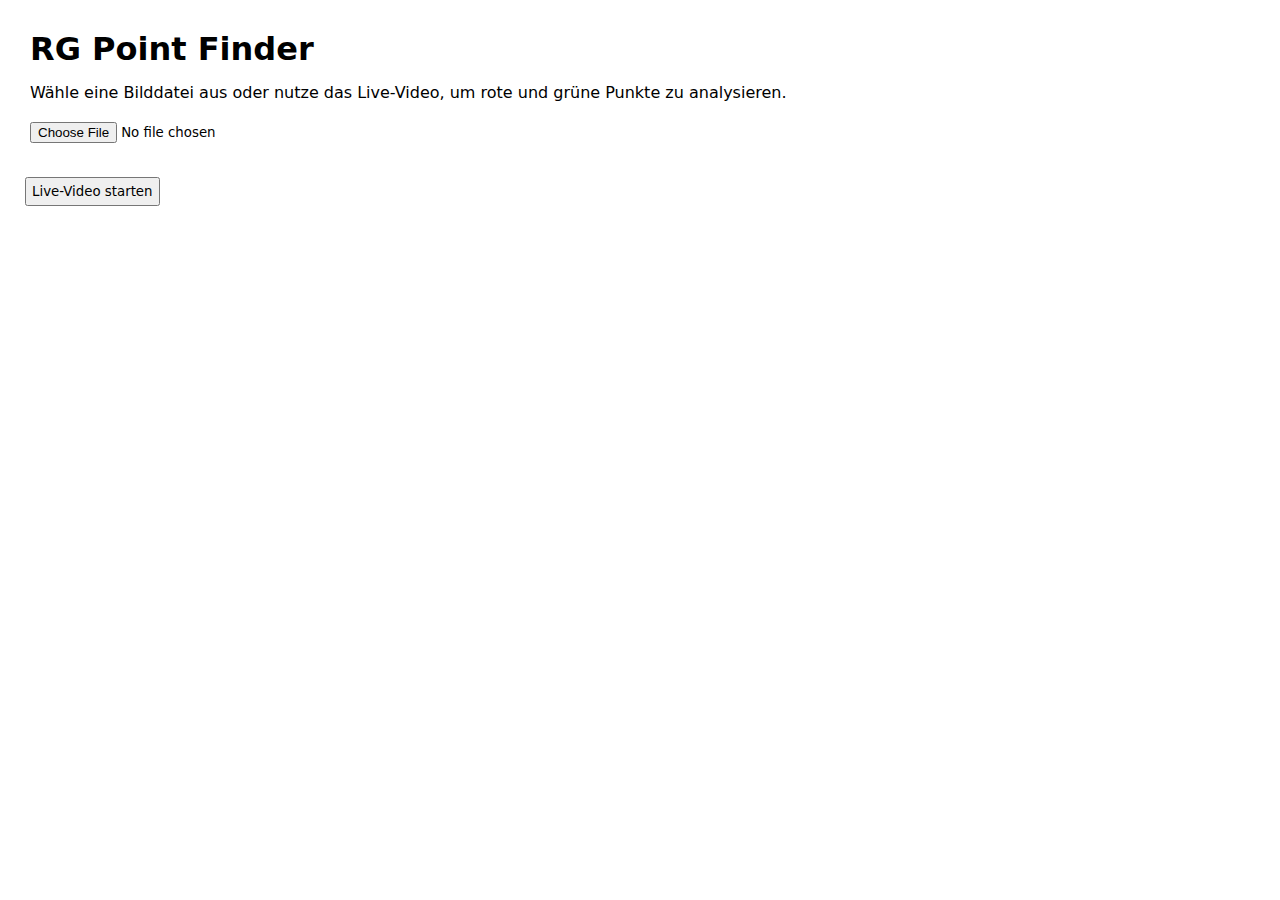
<file: red-gree-point-find.html>
<!DOCTYPE html>
<html lang="de">

<head>
    <meta charset="UTF-8" />
    <meta name="viewport" content="width=device-width, initial-scale=1.0" />
    <title>RG Point Finder</title>
    <style>
        * {
            font-family: system-ui, -apple-system, BlinkMacSystemFont, 'Segoe UI', Roboto, Oxygen, Ubuntu, Cantarell, 'Open Sans', 'Helvetica Neue', sans-serif;
            margin: 5px;
            padding: 5px;
        }

        canvas {
            width: 100%;
            max-width: 500px;
            margin: auto;
            padding: 0;
        }

        video {
            display: none;
            opacity: 0;
        }
    </style>
</head>

<body>
    <h1>RG Point Finder</h1>
    <p>Wähle eine Bilddatei aus oder nutze das Live-Video, um rote und grüne Punkte zu analysieren.</p>
    <input type="file" id="imageInput" accept="image/*" />
    <br /><br />
    <button id="startVideo">Live-Video starten</button>
    <br /><br />
    <canvas id="canvas" width="640" height="480"></canvas>
    <video id="video" width="640" height="480" autoplay></video>

    <script>
        const canvas = document.getElementById('canvas');
        const ctx = canvas.getContext('2d');
        const imageInput = document.getElementById('imageInput');
        const video = document.getElementById('video');
        const startVideoBtn = document.getElementById('startVideo');
        let streaming = false;

        // Berechnet den euklidischen Abstand zwischen zwei Punkten.
        function distance(p1, p2) {
            return Math.sqrt((p1.x - p2.x) ** 2 + (p1.y - p2.y) ** 2);
        }

        // Gruppiert Punkte, die näher als der Schwellenwert beieinander liegen.
        function clusterPoints(points, threshold) {
            const clusters = [];
            points.forEach(p => {
                let added = false;
                for (let cluster of clusters) {
                    if (distance(p, cluster.centroid) < threshold) {
                        cluster.points.push(p);
                        // Aktualisiere den Schwerpunkt (Centroid) des Clusters
                        let sumX = 0, sumY = 0;
                        cluster.points.forEach(q => {
                            sumX += q.x;
                            sumY += q.y;
                        });
                        cluster.centroid = { x: sumX / cluster.points.length, y: sumY / cluster.points.length };
                        added = true;
                        break;
                    }
                }
                if (!added) {
                    clusters.push({ points: [p], centroid: { x: p.x, y: p.y } });
                }
            });
            return clusters;
        }

        // Zeichnet einen kleinen Kreis an der gegebenen Position.
        function drawPoint(color, x, y) {
            ctx.beginPath();
            ctx.arc(x, y, 5, 0, 2 * Math.PI);
            ctx.fillStyle = color;
            ctx.fill();
        }

        // Verarbeitet das Bild-/Videoframe: Sammelt rote und grüne Pixel, clustert sie und zeichnet:
        // - Den Originalframe als Hintergrund
        // - Die Cluster-Schwerpunkte
        // - Optional Linien zwischen nahegelegenen Clustern der gleichen Farbe
        // - Und verbindet jeden roten Cluster mit dem nächstgelegenen grünen Cluster mit einer blauen Linie.
        function processFrame(imageData) {
            const data = imageData.data;
            let redPoints = [];
            let greenPoints = [];

            // Alle Pixel durchlaufen und rote bzw. grüne Pixel sammeln.
            for (let y = 0; y < imageData.height; y++) {
                for (let x = 0; x < imageData.width; x++) {
                    const index = (y * imageData.width + x) * 4;
                    const r = data[index];
                    const g = data[index + 1];
                    const b = data[index + 2];

                    if (r > 150 && g < 100 && b < 100) {
                        redPoints.push({ x, y });
                    } else if (g > 150 && r < 100 && b < 100) {
                        greenPoints.push({ x, y });
                    }
                }
            }

            // Clusterbildung (Schwellenwert: 30 Pixel)
            const redClusters = clusterPoints(redPoints, 30);
            const greenClusters = clusterPoints(greenPoints, 30);

            // Zeichne die Schwerpunkte der roten Cluster
            redClusters.forEach(cluster => {
                drawPoint("red", cluster.centroid.x, cluster.centroid.y);
            });
            // Zeichne Linien zwischen roten Clustern, die nahe beieinander liegen (optional, z. B. Schwelle 100 Pixel)
            for (let i = 0; i < redClusters.length; i++) {
                for (let j = i + 1; j < redClusters.length; j++) {
                    if (distance(redClusters[i].centroid, redClusters[j].centroid) < 100) {
                        ctx.beginPath();
                        ctx.moveTo(redClusters[i].centroid.x, redClusters[i].centroid.y);
                        ctx.lineTo(redClusters[j].centroid.x, redClusters[j].centroid.y);
                        ctx.strokeStyle = 'red';
                        ctx.lineWidth = 3;
                        ctx.stroke();
                    }
                }
            }

            // Zeichne die Schwerpunkte der grünen Cluster
            greenClusters.forEach(cluster => {
                drawPoint("green", cluster.centroid.x, cluster.centroid.y);
            });
            // Zeichne Linien zwischen grünen Clustern, die nahe beieinander liegen (optional)
            for (let i = 0; i < greenClusters.length; i++) {
                for (let j = i + 1; j < greenClusters.length; j++) {
                    if (distance(greenClusters[i].centroid, greenClusters[j].centroid) < 100) {
                        ctx.beginPath();
                        ctx.moveTo(greenClusters[i].centroid.x, greenClusters[i].centroid.y);
                        ctx.lineTo(greenClusters[j].centroid.x, greenClusters[j].centroid.y);
                        ctx.strokeStyle = 'green';
                        ctx.lineWidth = 3;
                        ctx.stroke();
                    }
                }
            }

            // Verbinde jeden roten Cluster mit dem nächstgelegenen grünen Cluster mit einer blauen Linie.
            redClusters.forEach(red => {
                let closestGreen = null;
                let minDist = Infinity;
                greenClusters.forEach(green => {
                    const d = distance(red.centroid, green.centroid);
                    if (d < minDist) {
                        minDist = d;
                        closestGreen = green;
                    }
                });
                if (closestGreen) {
                    ctx.beginPath();
                    ctx.moveTo(red.centroid.x, red.centroid.y);
                    ctx.lineTo(closestGreen.centroid.x, closestGreen.centroid.y);
                    ctx.strokeStyle = 'blue';
                    ctx.lineWidth = 3;
                    ctx.stroke();
                }
            });
        }

        // Bilddatei auswählen, anzeigen und verarbeiten.
        imageInput.addEventListener('change', (e) => {
            if (e.target.files && e.target.files[0]) {
                const reader = new FileReader();
                reader.onload = function (event) {
                    const img = new Image();
                    img.onload = function () {
                        // Canvas an Bildgröße anpassen und das Bild als Hintergrund zeichnen
                        canvas.width = img.width;
                        canvas.height = img.height;
                        ctx.drawImage(img, 0, 0);
                        const imageData = ctx.getImageData(0, 0, canvas.width, canvas.height);
                        processFrame(imageData);
                    }
                    img.src = event.target.result;
                }
                reader.readAsDataURL(e.target.files[0]);
            }
        });

        // Live-Video starten und kontinuierlich verarbeiten.
        startVideoBtn.addEventListener('click', () => {
            if (!streaming) {
                navigator.mediaDevices.getUserMedia({ video: { facingMode: "environment" } })
                    .then((stream) => {
                        video.srcObject = stream;
                        video.play();
                        video.style.display = 'block';
                        streaming = true;
                        requestAnimationFrame(updateVideoFrame);
                    })
                    .catch((err) => {
                        console.error("Fehler beim Zugriff auf die Kamera: " + err);
                    });
            }
        });

        // Aktualisiert den Videoframe: Zeichnet den aktuellen Frame als Hintergrund und legt die Overlay-Zeichnungen darauf.
        function updateVideoFrame() {
            if (streaming) {
                ctx.clearRect(0, 0, canvas.width, canvas.height);
                ctx.drawImage(video, 0, 0, canvas.width, canvas.height);
                const frame = ctx.getImageData(0, 0, canvas.width, canvas.height);
                processFrame(frame);
                requestAnimationFrame(updateVideoFrame);
            }
        }
    </script>
</body>

</html>
</file>
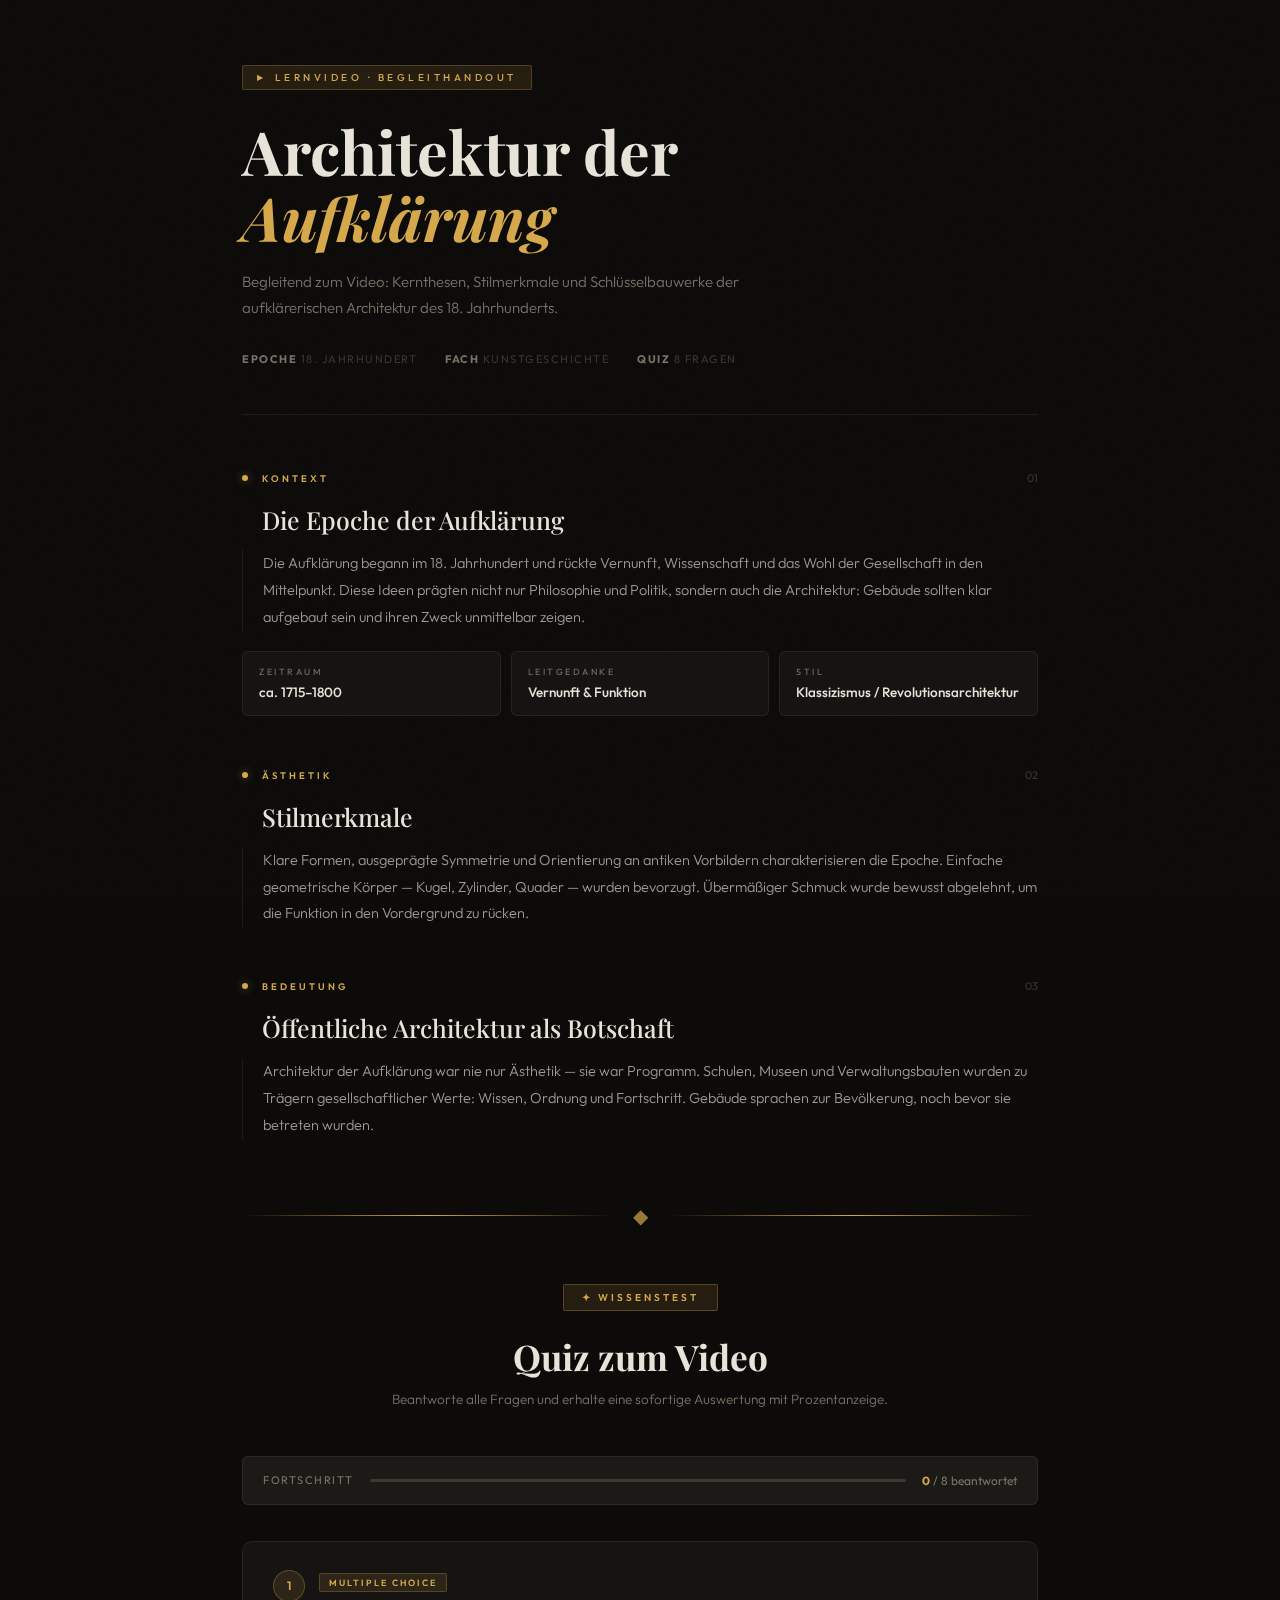
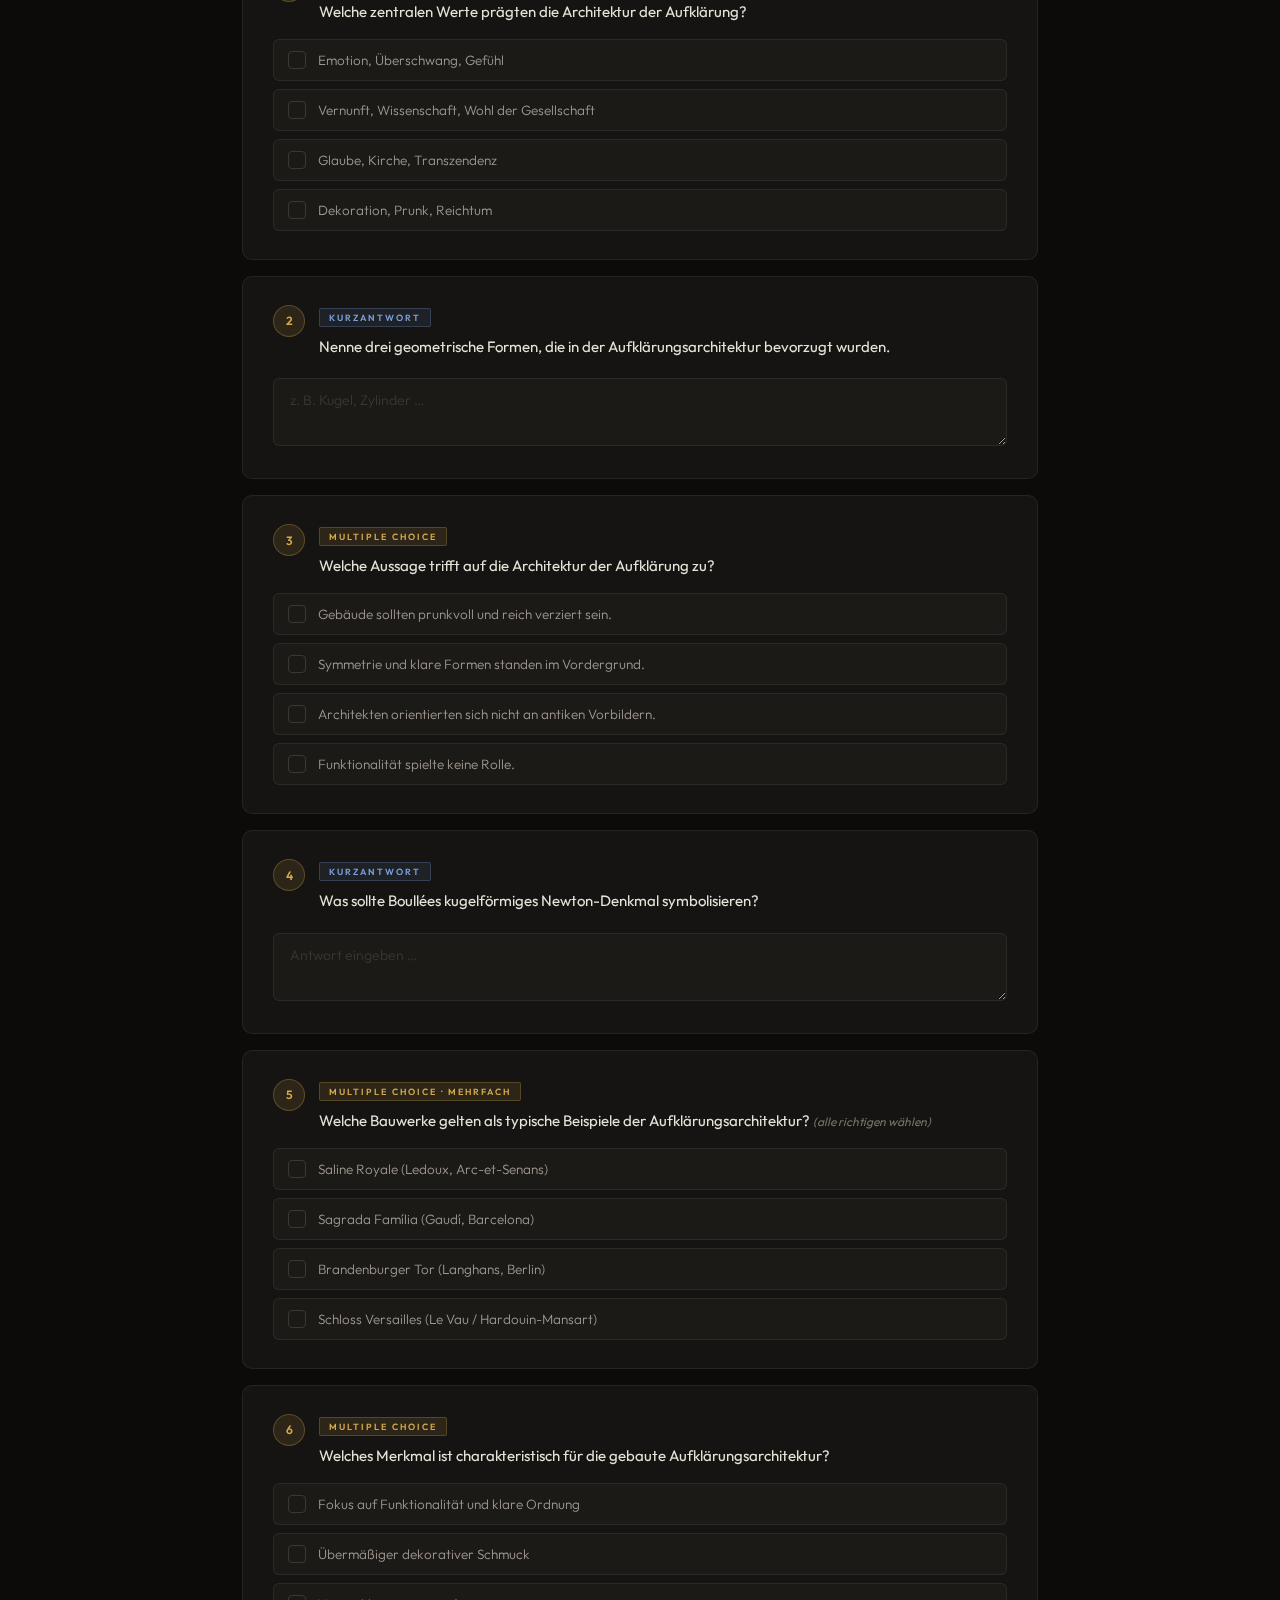
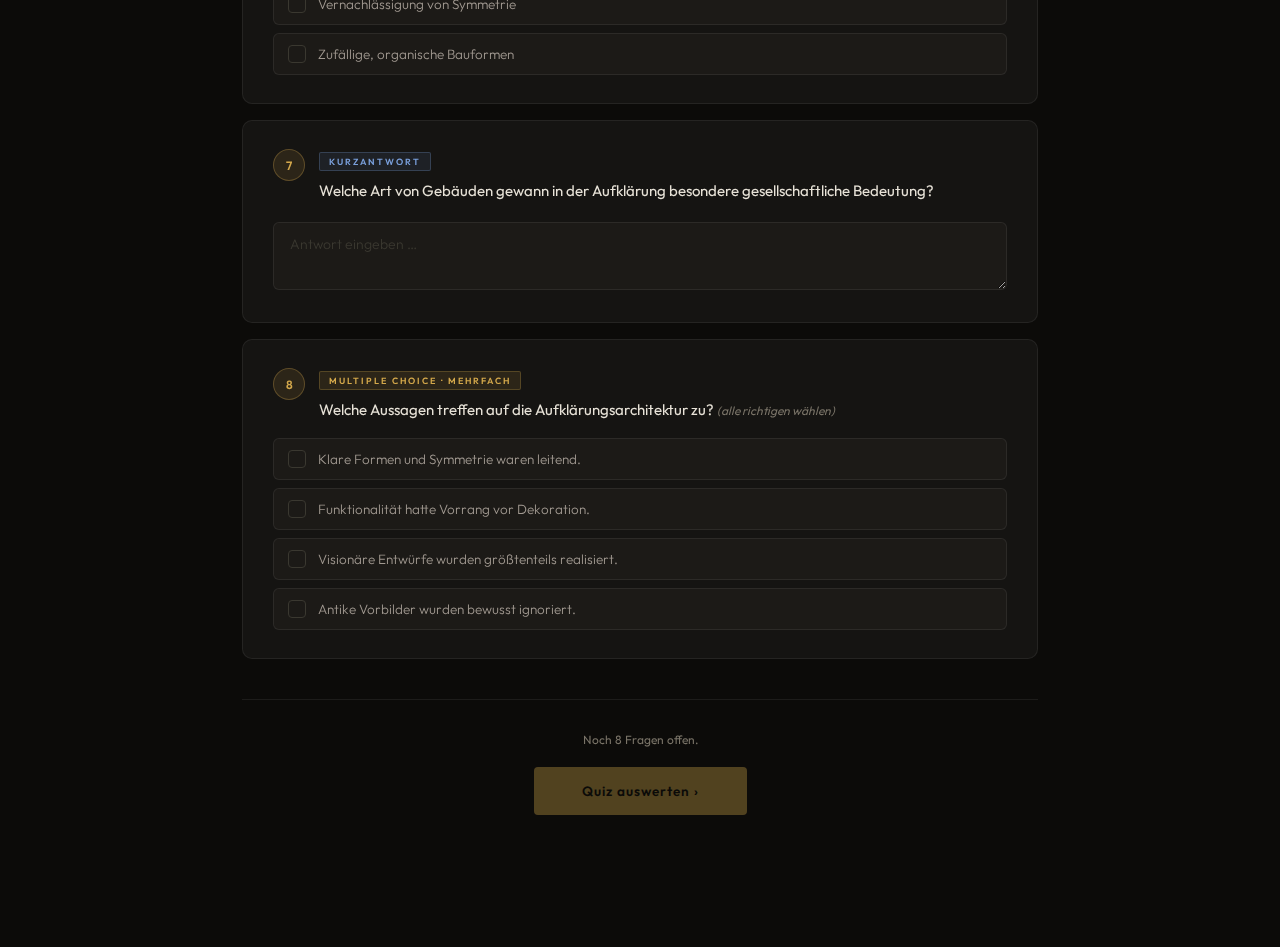
<file: schule- deutsch-handout.html>
<!DOCTYPE html>
<html lang="de">
<head>
<meta charset="UTF-8">
<meta name="viewport" content="width=device-width, initial-scale=1.0">
<title>Architektur der Aufklärung – Handout</title>
<link href="https://fonts.googleapis.com/css2?family=Playfair+Display:ital,wght@0,500;0,700;1,500&family=Outfit:wght@300;400;500;600&display=swap" rel="stylesheet">
<style>
:root {
  --bg:        #0c0b09;
  --card:      #151412;
  --card2:     #1c1a17;
  --border:    rgba(255,255,255,0.07);
  --gold:      #d4a84b;
  --gold2:     #f0cc80;
  --gold-dim:  rgba(212,168,75,0.12);
  --text:      #e8e3d8;
  --muted:     #7a7468;
  --dim:       #3a3830;
  --green:     #4e9a6a;
  --green-bg:  rgba(78,154,106,0.1);
  --red:       #9a4e4e;
  --red-bg:    rgba(154,78,78,0.1);
  --orange:    #c8833a;
  --orange-bg: rgba(200,131,58,0.1);
}
*, *::before, *::after { box-sizing: border-box; margin: 0; padding: 0; }

body {
  font-family: 'Outfit', sans-serif;
  background: var(--bg);
  color: var(--text);
  min-height: 100vh;
}

body::after {
  content: '';
  position: fixed; inset: 0;
  background-image: url("data:image/svg+xml,%3Csvg viewBox='0 0 256 256' xmlns='http://www.w3.org/2000/svg'%3E%3Cfilter id='n'%3E%3CfeTurbulence type='fractalNoise' baseFrequency='0.9' numOctaves='4' stitchTiles='stitch'/%3E%3C/filter%3E%3Crect width='100%25' height='100%25' filter='url(%23n)' opacity='0.04'/%3E%3C/svg%3E");
  pointer-events: none; z-index: 0; opacity: 0.4;
}

.page { position: relative; z-index: 1; max-width: 860px; margin: 0 auto; padding: 0 32px 100px; }

/* ── HERO ── */
.hero {
  padding: 64px 0 48px;
  border-bottom: 1px solid var(--border);
  margin-bottom: 56px;
  animation: up 0.7s ease both;
}
.hero-tag {
  display: inline-flex; align-items: center; gap: 8px;
  font-size: 10px; font-weight: 500; letter-spacing: 3.5px;
  text-transform: uppercase; color: var(--gold);
  background: var(--gold-dim); border: 1px solid rgba(212,168,75,0.25);
  padding: 5px 14px; border-radius: 2px; margin-bottom: 28px;
}
.hero-tag::before { content: '▶'; font-size: 8px; }
.hero h1 {
  font-family: 'Playfair Display', serif;
  font-size: clamp(2.2rem, 5vw, 3.8rem);
  line-height: 1.1; color: var(--text); margin-bottom: 18px;
}
.hero h1 i { color: var(--gold); font-style: italic; }
.hero-desc {
  font-size: 15px; font-weight: 300; color: var(--muted);
  line-height: 1.7; max-width: 540px;
}
.hero-meta {
  display: flex; gap: 28px; margin-top: 32px; flex-wrap: wrap;
  font-size: 11px; letter-spacing: 1.5px; color: var(--dim); text-transform: uppercase;
}
.hero-meta b { color: var(--muted); }

/* ── HANDOUT SECTIONS ── */
.section { margin-bottom: 52px; animation: up 0.6s ease both; }
.section:nth-child(1){animation-delay:.1s}
.section:nth-child(2){animation-delay:.2s}
.section:nth-child(3){animation-delay:.3s}

.sec-head { display: flex; align-items: center; gap: 14px; margin-bottom: 18px; }
.sec-dot {
  width: 6px; height: 6px; border-radius: 50%;
  background: var(--gold); flex-shrink: 0;
  box-shadow: 0 0 10px rgba(212,168,75,0.5);
}
.sec-label { font-size: 9.5px; font-weight: 600; letter-spacing: 3px; text-transform: uppercase; color: var(--gold); }
.sec-num { margin-left: auto; font-size: 11px; color: var(--dim); }
.sec-title {
  font-family: 'Playfair Display', serif;
  font-size: 1.55rem; font-weight: 500;
  color: var(--text); margin-bottom: 14px; padding-left: 20px;
}
.body-text {
  font-size: 14.5px; font-weight: 300; line-height: 1.85;
  color: #a09890; padding-left: 20px; border-left: 1px solid var(--border);
}
.facts {
  display: grid; grid-template-columns: repeat(auto-fit, minmax(180px,1fr));
  gap: 10px; margin-top: 20px;
}
.fact { background: var(--card); border: 1px solid var(--border); border-radius: 6px; padding: 14px 16px; }
.fact-label { font-size: 9px; letter-spacing: 2.5px; text-transform: uppercase; color: var(--muted); margin-bottom: 6px; }
.fact-value { font-size: 13.5px; color: var(--text); font-weight: 500; }

/* ── DIVIDER ── */
.divider { display: flex; align-items: center; gap: 20px; margin: 64px 0 56px; }
.divider::before, .divider::after { content: ''; flex: 1; height: 1px; background: linear-gradient(90deg, transparent, var(--gold), transparent); }
.divider span { font-size: 20px; color: var(--gold); opacity: 0.7; flex-shrink: 0; }

/* ── QUIZ HEADER ── */
.quiz-header { text-align: center; margin-bottom: 48px; animation: up 0.7s ease both; }
.quiz-tag {
  display: inline-flex; align-items: center; gap: 8px;
  font-size: 10px; font-weight: 600; letter-spacing: 3px;
  text-transform: uppercase; color: var(--gold);
  background: var(--gold-dim); border: 1px solid rgba(212,168,75,0.3);
  padding: 6px 18px; border-radius: 2px; margin-bottom: 22px;
}
.quiz-header h2 { font-family: 'Playfair Display', serif; font-size: 2.2rem; color: var(--text); margin-bottom: 10px; }
.quiz-header p { font-size: 13.5px; color: var(--muted); font-weight: 300; }

/* PROGRESS */
.quiz-progress-bar {
  background: var(--card2); border: 1px solid var(--border);
  border-radius: 6px; padding: 16px 20px;
  display: flex; align-items: center; gap: 16px; margin-bottom: 36px;
}
.qpb-label { font-size: 11px; letter-spacing: 1.5px; color: var(--muted); text-transform: uppercase; flex-shrink: 0; }
.qpb-track { flex: 1; height: 3px; background: var(--dim); border-radius: 2px; overflow: hidden; }
.qpb-fill { height: 100%; width: 0%; background: linear-gradient(90deg, var(--gold), var(--gold2)); border-radius: 2px; transition: width 0.5s ease; }
.qpb-count { font-size: 12px; color: var(--muted); flex-shrink: 0; }
.qpb-count strong { color: var(--gold); }

/* ── QUESTION CARDS ── */
.q-card {
  background: var(--card); border: 1px solid var(--border);
  border-radius: 10px; padding: 28px 30px; margin-bottom: 16px;
  transition: border-color 0.3s; animation: up 0.5s ease both;
}
.q-card.answered { border-color: rgba(212,168,75,0.2); }
.q-card.correct  { border-color: rgba(78,154,106,0.4);  background: linear-gradient(135deg, var(--card), rgba(78,154,106,0.04)); }
.q-card.wrong    { border-color: rgba(154,78,78,0.4);   background: linear-gradient(135deg, var(--card), rgba(154,78,78,0.04)); }
.q-card.partial  { border-color: rgba(200,131,58,0.4);  background: linear-gradient(135deg, var(--card), rgba(200,131,58,0.04)); }

.q-top { display: flex; align-items: flex-start; gap: 14px; margin-bottom: 16px; }
.q-number {
  min-width: 32px; height: 32px; border-radius: 50%;
  background: var(--gold-dim); border: 1px solid rgba(212,168,75,0.3);
  display: flex; align-items: center; justify-content: center;
  font-size: 12px; font-weight: 600; color: var(--gold); flex-shrink: 0;
}
.q-number.correct { background: var(--green-bg); border-color: var(--green); color: var(--green); }
.q-number.wrong   { background: var(--red-bg);   border-color: var(--red);   color: var(--red); }
.q-number.partial { background: var(--orange-bg); border-color: var(--orange); color: var(--orange); }

.q-type {
  display: inline-block; font-size: 9px; font-weight: 600;
  letter-spacing: 2px; text-transform: uppercase;
  padding: 3px 9px; border-radius: 2px; margin-bottom: 8px;
}
.q-type.mc  { background: var(--gold-dim); border: 1px solid rgba(212,168,75,0.25); color: var(--gold); }
.q-type.txt { background: rgba(120,160,220,0.1); border: 1px solid rgba(120,160,220,0.25); color: #7aa0dc; }
.q-text { font-size: 15px; font-weight: 400; line-height: 1.55; color: var(--text); }

/* OPTIONS */
.options { display: flex; flex-direction: column; gap: 8px; margin-top: 4px; }
.opt {
  display: flex; align-items: center; gap: 12px;
  padding: 11px 14px; border-radius: 6px;
  background: var(--card2); border: 1px solid var(--border);
  cursor: pointer; transition: all 0.18s; font-size: 13.5px;
  color: #a09890; user-select: none; font-weight: 300;
}
.opt:hover:not(.locked) { border-color: rgba(212,168,75,0.3); color: var(--text); }
.opt.selected { background: var(--gold-dim); border-color: rgba(212,168,75,0.4); color: var(--text); }
.opt.v-correct { background: var(--green-bg); border-color: var(--green); color: #7dcf8f !important; }
.opt.v-wrong   { background: var(--red-bg);   border-color: var(--red);   color: #cf8f8f !important; }
.opt.v-missed  { background: var(--green-bg); border-color: var(--green); color: #7dcf8f !important; opacity: 0.7; }
.opt.locked { cursor: default; }

.opt-box {
  width: 18px; height: 18px; border-radius: 4px;
  border: 1.5px solid var(--dim); flex-shrink: 0;
  display: flex; align-items: center; justify-content: center;
  transition: all 0.18s; font-size: 11px; font-weight: 700;
}
.opt.selected .opt-box { background: var(--gold); border-color: var(--gold); color: var(--bg); }
.opt.v-correct .opt-box { background: var(--green); border-color: var(--green); color: #fff; }
.opt.v-wrong   .opt-box { background: var(--red);   border-color: var(--red);   color: #fff; }
.opt.v-missed  .opt-box { background: transparent; border-color: var(--green); color: var(--green); }

/* TEXT INPUT */
.text-input {
  width: 100%; background: var(--card2);
  border: 1px solid var(--border); border-radius: 6px;
  padding: 12px 16px; color: var(--text);
  font-family: 'Outfit', sans-serif; font-size: 14px; font-weight: 300;
  resize: vertical; min-height: 68px; outline: none;
  transition: border-color 0.2s; margin-top: 4px;
}
.text-input:focus { border-color: rgba(212,168,75,0.4); }
.text-input::placeholder { color: var(--dim); }
.text-input.v-correct { border-color: var(--green); background: var(--green-bg); }
.text-input.v-wrong   { border-color: var(--red);   background: var(--red-bg); }
.text-input:disabled  { opacity: 0.7; cursor: default; }

/* FEEDBACK */
.q-feedback { display: none; margin-top: 14px; padding: 12px 16px; border-radius: 6px; font-size: 13px; line-height: 1.6; }
.q-feedback.show { display: block; }
.q-feedback.fb-correct { background: var(--green-bg); border: 1px solid rgba(78,154,106,0.3); color: #8fdfaa; }
.q-feedback.fb-wrong   { background: var(--red-bg);   border: 1px solid rgba(154,78,78,0.3);  color: #df8f8f; }
.q-feedback.fb-partial { background: var(--orange-bg); border: 1px solid rgba(200,131,58,0.3); color: #e8b070; }
.fb-icon { font-weight: 600; margin-right: 6px; }
.fb-answer { margin-top: 5px; font-size: 12px; opacity: 0.8; }

/* ── SUBMIT ── */
.submit-area { text-align: center; margin-top: 40px; padding: 32px 0; border-top: 1px solid var(--border); }
.submit-hint { font-size: 12px; color: var(--muted); margin-bottom: 20px; }
.btn-submit {
  display: inline-flex; align-items: center; gap: 10px;
  padding: 15px 48px; border-radius: 4px;
  background: var(--gold); color: var(--bg);
  font-family: 'Outfit', sans-serif; font-size: 13.5px; font-weight: 600;
  letter-spacing: 1px; border: none; cursor: pointer;
  transition: all 0.2s; box-shadow: 0 4px 24px rgba(212,168,75,0.25);
}
.btn-submit:hover { background: var(--gold2); box-shadow: 0 6px 32px rgba(212,168,75,0.4); transform: translateY(-1px); }
.btn-submit:disabled { opacity: 0.35; cursor: default; transform: none; box-shadow: none; }
.btn-reset {
  display: none; margin-top: 14px; padding: 10px 28px; border-radius: 4px;
  background: transparent; color: var(--muted);
  font-family: 'Outfit', sans-serif; font-size: 12px; font-weight: 500;
  letter-spacing: 1px; border: 1px solid var(--dim); cursor: pointer;
  transition: all 0.2s;
}
.btn-reset:hover { border-color: var(--muted); color: var(--text); }

/* ── RESULT ── */
.result-panel {
  display: none; margin-top: 36px;
  background: var(--card); border: 1px solid var(--border);
  border-radius: 12px; padding: 40px 36px;
  text-align: center; animation: up 0.6s ease both;
}
.result-panel.show { display: block; }
.result-grade {
  width: 120px; height: 120px; border-radius: 50%;
  margin: 0 auto 28px; position: relative;
  display: flex; align-items: center; justify-content: center;
}
.result-grade svg { position: absolute; inset: 0; width: 100%; height: 100%; transform: rotate(-90deg); }
.result-grade circle { fill: none; stroke-width: 5; }
.rg-bg   { stroke: var(--dim); }
.rg-fill { stroke: var(--gold); stroke-linecap: round; transition: stroke-dashoffset 1.2s cubic-bezier(.4,0,.2,1); }
.result-pct { font-family: 'Playfair Display', serif; font-size: 2rem; font-weight: 700; color: var(--text); line-height: 1; position: relative; }
.result-pct sub { font-size: 1rem; color: var(--muted); }
.result-title { font-family: 'Playfair Display', serif; font-size: 1.6rem; color: var(--text); margin-bottom: 8px; }
.result-sub { font-size: 13.5px; color: var(--muted); font-weight: 300; margin-bottom: 28px; }
.result-stats {
  display: flex; justify-content: center;
  border: 1px solid var(--border); border-radius: 8px; overflow: hidden; margin-bottom: 28px;
}
.rs-item { flex: 1; padding: 18px 12px; text-align: center; border-right: 1px solid var(--border); }
.rs-item:last-child { border-right: none; }
.rs-value { font-family: 'Playfair Display', serif; font-size: 1.6rem; margin-bottom: 4px; }
.rs-label { font-size: 10px; letter-spacing: 1.5px; text-transform: uppercase; color: var(--muted); }
.rs-item.ok   .rs-value { color: var(--green); }
.rs-item.fail .rs-value { color: var(--red); }
.rs-item.half .rs-value { color: var(--orange); }
.rs-item.tot  .rs-value { color: var(--gold); }
.grade-bar { height: 6px; background: var(--dim); border-radius: 3px; overflow: hidden; margin: 20px 0 8px; }
.grade-bar-fill { height: 100%; border-radius: 3px; background: linear-gradient(90deg, var(--gold), var(--gold2)); transition: width 1s ease 0.3s; width: 0; }
.grade-labels { display: flex; justify-content: space-between; font-size: 10px; color: var(--dim); }

@keyframes up { from { opacity:0; transform:translateY(18px); } to { opacity:1; transform:translateY(0); } }

@media (max-width: 600px) {
  .page { padding: 0 20px 80px; }
  .q-card { padding: 22px 20px; }
  .result-stats { flex-direction: column; }
  .rs-item { border-right: none; border-bottom: 1px solid var(--border); }
  .rs-item:last-child { border-bottom: none; }
}
</style>
</head>
<body>
<div class="page">

  <!-- ── HERO ── -->
  <header class="hero">
    <div class="hero-tag">Lernvideo · Begleithandout</div>
    <h1>Architektur der<br><i>Aufklärung</i></h1>
    <p class="hero-desc">Begleitend zum Video: Kernthesen, Stilmerkmale und Schlüsselbauwerke der aufklärerischen Architektur des 18. Jahrhunderts.</p>
    <div class="hero-meta">
      <span><b>Epoche</b> 18. Jahrhundert</span>
      <span><b>Fach</b> Kunstgeschichte</span>
      <span><b>Quiz</b> 8 Fragen</span>
    </div>
  </header>

  <!-- ── HANDOUT ── -->
  <div class="section">
    <div class="sec-head">
      <div class="sec-dot"></div>
      <span class="sec-label">Kontext</span>
      <span class="sec-num">01</span>
    </div>
    <h3 class="sec-title">Die Epoche der Aufklärung</h3>
    <p class="body-text">Die Aufklärung begann im 18. Jahrhundert und rückte Vernunft, Wissenschaft und das Wohl der Gesellschaft in den Mittelpunkt. Diese Ideen prägten nicht nur Philosophie und Politik, sondern auch die Architektur: Gebäude sollten klar aufgebaut sein und ihren Zweck unmittelbar zeigen.</p>
    <div class="facts">
      <div class="fact"><div class="fact-label">Zeitraum</div><div class="fact-value">ca. 1715–1800</div></div>
      <div class="fact"><div class="fact-label">Leitgedanke</div><div class="fact-value">Vernunft &amp; Funktion</div></div>
      <div class="fact"><div class="fact-label">Stil</div><div class="fact-value">Klassizismus / Revolutionsarchitektur</div></div>
    </div>
  </div>

  <div class="section">
    <div class="sec-head">
      <div class="sec-dot"></div>
      <span class="sec-label">Ästhetik</span>
      <span class="sec-num">02</span>
    </div>
    <h3 class="sec-title">Stilmerkmale</h3>
    <p class="body-text">Klare Formen, ausgeprägte Symmetrie und Orientierung an antiken Vorbildern charakterisieren die Epoche. Einfache geometrische Körper — Kugel, Zylinder, Quader — wurden bevorzugt. Übermäßiger Schmuck wurde bewusst abgelehnt, um die Funktion in den Vordergrund zu rücken.</p>
  </div>

  <div class="section">
    <div class="sec-head">
      <div class="sec-dot"></div>
      <span class="sec-label">Bedeutung</span>
      <span class="sec-num">03</span>
    </div>
    <h3 class="sec-title">Öffentliche Architektur als Botschaft</h3>
    <p class="body-text">Architektur der Aufklärung war nie nur Ästhetik — sie war Programm. Schulen, Museen und Verwaltungsbauten wurden zu Trägern gesellschaftlicher Werte: Wissen, Ordnung und Fortschritt. Gebäude sprachen zur Bevölkerung, noch bevor sie betreten wurden.</p>
  </div>

  <!-- ── DIVIDER ── -->
  <div class="divider"><span>◆</span></div>

  <!-- ── QUIZ ── -->
  <div class="quiz-header">
    <div class="quiz-tag">✦ Wissenstest</div>
    <h2>Quiz zum Video</h2>
    <p>Beantworte alle Fragen und erhalte eine sofortige Auswertung mit Prozentanzeige.</p>
  </div>

  <div class="quiz-progress-bar">
    <span class="qpb-label">Fortschritt</span>
    <div class="qpb-track"><div class="qpb-fill" id="progress-fill"></div></div>
    <span class="qpb-count"><strong id="answered-count">0</strong> / 8 beantwortet</span>
  </div>

  <div id="quiz-questions">

    <div class="q-card" data-qid="1" data-type="mc-single" data-correct="b">
      <div class="q-top">
        <div class="q-number" id="qn-1">1</div>
        <div class="q-info">
          <span class="q-type mc">Multiple Choice</span>
          <div class="q-text">Welche zentralen Werte prägten die Architektur der Aufklärung?</div>
        </div>
      </div>
      <div class="options">
        <div class="opt" data-val="a" onclick="pick(this,1)"><div class="opt-box"></div>Emotion, Überschwang, Gefühl</div>
        <div class="opt" data-val="b" onclick="pick(this,1)"><div class="opt-box"></div>Vernunft, Wissenschaft, Wohl der Gesellschaft</div>
        <div class="opt" data-val="c" onclick="pick(this,1)"><div class="opt-box"></div>Glaube, Kirche, Transzendenz</div>
        <div class="opt" data-val="d" onclick="pick(this,1)"><div class="opt-box"></div>Dekoration, Prunk, Reichtum</div>
      </div>
      <div class="q-feedback" id="fb-1"></div>
    </div>

    <div class="q-card" data-qid="2" data-type="text" data-correct="kugel|zylinder|rechteck|quader">
      <div class="q-top">
        <div class="q-number" id="qn-2">2</div>
        <div class="q-info">
          <span class="q-type txt">Kurzantwort</span>
          <div class="q-text">Nenne drei geometrische Formen, die in der Aufklärungsarchitektur bevorzugt wurden.</div>
        </div>
      </div>
      <textarea class="text-input" id="ti-2" placeholder="z. B. Kugel, Zylinder …" oninput="textChanged(2)"></textarea>
      <div class="q-feedback" id="fb-2"></div>
    </div>

    <div class="q-card" data-qid="3" data-type="mc-single" data-correct="b">
      <div class="q-top">
        <div class="q-number" id="qn-3">3</div>
        <div class="q-info">
          <span class="q-type mc">Multiple Choice</span>
          <div class="q-text">Welche Aussage trifft auf die Architektur der Aufklärung zu?</div>
        </div>
      </div>
      <div class="options">
        <div class="opt" data-val="a" onclick="pick(this,3)"><div class="opt-box"></div>Gebäude sollten prunkvoll und reich verziert sein.</div>
        <div class="opt" data-val="b" onclick="pick(this,3)"><div class="opt-box"></div>Symmetrie und klare Formen standen im Vordergrund.</div>
        <div class="opt" data-val="c" onclick="pick(this,3)"><div class="opt-box"></div>Architekten orientierten sich nicht an antiken Vorbildern.</div>
        <div class="opt" data-val="d" onclick="pick(this,3)"><div class="opt-box"></div>Funktionalität spielte keine Rolle.</div>
      </div>
      <div class="q-feedback" id="fb-3"></div>
    </div>

    <div class="q-card" data-qid="4" data-type="text" data-correct="universum|weltall|kosmos|natur">
      <div class="q-top">
        <div class="q-number" id="qn-4">4</div>
        <div class="q-info">
          <span class="q-type txt">Kurzantwort</span>
          <div class="q-text">Was sollte Boullées kugelförmiges Newton-Denkmal symbolisieren?</div>
        </div>
      </div>
      <textarea class="text-input" id="ti-4" placeholder="Antwort eingeben …" oninput="textChanged(4)"></textarea>
      <div class="q-feedback" id="fb-4"></div>
    </div>

    <div class="q-card" data-qid="5" data-type="mc-multi" data-correct="a,c">
      <div class="q-top">
        <div class="q-number" id="qn-5">5</div>
        <div class="q-info">
          <span class="q-type mc">Multiple Choice · Mehrfach</span>
          <div class="q-text">Welche Bauwerke gelten als typische Beispiele der Aufklärungsarchitektur? <em style="font-size:12px;color:var(--muted)">(alle richtigen wählen)</em></div>
        </div>
      </div>
      <div class="options">
        <div class="opt" data-val="a" onclick="pickMulti(this,5)"><div class="opt-box"></div>Saline Royale (Ledoux, Arc-et-Senans)</div>
        <div class="opt" data-val="b" onclick="pickMulti(this,5)"><div class="opt-box"></div>Sagrada Família (Gaudí, Barcelona)</div>
        <div class="opt" data-val="c" onclick="pickMulti(this,5)"><div class="opt-box"></div>Brandenburger Tor (Langhans, Berlin)</div>
        <div class="opt" data-val="d" onclick="pickMulti(this,5)"><div class="opt-box"></div>Schloss Versailles (Le Vau / Hardouin-Mansart)</div>
      </div>
      <div class="q-feedback" id="fb-5"></div>
    </div>

    <div class="q-card" data-qid="6" data-type="mc-single" data-correct="a">
      <div class="q-top">
        <div class="q-number" id="qn-6">6</div>
        <div class="q-info">
          <span class="q-type mc">Multiple Choice</span>
          <div class="q-text">Welches Merkmal ist charakteristisch für die gebaute Aufklärungsarchitektur?</div>
        </div>
      </div>
      <div class="options">
        <div class="opt" data-val="a" onclick="pick(this,6)"><div class="opt-box"></div>Fokus auf Funktionalität und klare Ordnung</div>
        <div class="opt" data-val="b" onclick="pick(this,6)"><div class="opt-box"></div>Übermäßiger dekorativer Schmuck</div>
        <div class="opt" data-val="c" onclick="pick(this,6)"><div class="opt-box"></div>Vernachlässigung von Symmetrie</div>
        <div class="opt" data-val="d" onclick="pick(this,6)"><div class="opt-box"></div>Zufällige, organische Bauformen</div>
      </div>
      <div class="q-feedback" id="fb-6"></div>
    </div>

    <div class="q-card" data-qid="7" data-type="text" data-correct="schul|museum|museen|verwaltung|offentlich|bibliothe">
      <div class="q-top">
        <div class="q-number" id="qn-7">7</div>
        <div class="q-info">
          <span class="q-type txt">Kurzantwort</span>
          <div class="q-text">Welche Art von Gebäuden gewann in der Aufklärung besondere gesellschaftliche Bedeutung?</div>
        </div>
      </div>
      <textarea class="text-input" id="ti-7" placeholder="Antwort eingeben …" oninput="textChanged(7)"></textarea>
      <div class="q-feedback" id="fb-7"></div>
    </div>

    <div class="q-card" data-qid="8" data-type="mc-multi" data-correct="a,b">
      <div class="q-top">
        <div class="q-number" id="qn-8">8</div>
        <div class="q-info">
          <span class="q-type mc">Multiple Choice · Mehrfach</span>
          <div class="q-text">Welche Aussagen treffen auf die Aufklärungsarchitektur zu? <em style="font-size:12px;color:var(--muted)">(alle richtigen wählen)</em></div>
        </div>
      </div>
      <div class="options">
        <div class="opt" data-val="a" onclick="pickMulti(this,8)"><div class="opt-box"></div>Klare Formen und Symmetrie waren leitend.</div>
        <div class="opt" data-val="b" onclick="pickMulti(this,8)"><div class="opt-box"></div>Funktionalität hatte Vorrang vor Dekoration.</div>
        <div class="opt" data-val="c" onclick="pickMulti(this,8)"><div class="opt-box"></div>Visionäre Entwürfe wurden größtenteils realisiert.</div>
        <div class="opt" data-val="d" onclick="pickMulti(this,8)"><div class="opt-box"></div>Antike Vorbilder wurden bewusst ignoriert.</div>
      </div>
      <div class="q-feedback" id="fb-8"></div>
    </div>

  </div>

  <!-- SUBMIT -->
  <div class="submit-area">
    <p class="submit-hint" id="submit-hint">Noch 8 Fragen offen.</p>
    <button class="btn-submit" id="btn-submit" onclick="submitQuiz()" disabled>Quiz auswerten ›</button>
    <br>
    <button class="btn-reset" id="btn-reset" onclick="resetQuiz()">↺ Neu starten</button>
  </div>

  <!-- RESULT -->
  <div class="result-panel" id="result-panel">
    <div class="result-grade">
      <svg viewBox="0 0 120 120">
        <circle class="rg-bg" cx="60" cy="60" r="52"/>
        <circle class="rg-fill" id="rg-circle" cx="60" cy="60" r="52"
                stroke-dasharray="326.7" stroke-dashoffset="326.7"/>
      </svg>
      <div class="result-pct"><span id="res-pct">0</span><sub>%</sub></div>
    </div>
    <div class="result-title" id="res-title"></div>
    <div class="result-sub"   id="res-sub"></div>
    <div class="result-stats">
      <div class="rs-item ok">  <div class="rs-value" id="res-correct">0</div><div class="rs-label">Richtig</div></div>
      <div class="rs-item half"><div class="rs-value" id="res-partial">0</div><div class="rs-label">Teilweise</div></div>
      <div class="rs-item fail"><div class="rs-value" id="res-wrong">0</div>  <div class="rs-label">Falsch</div></div>
      <div class="rs-item tot"> <div class="rs-value">8</div>                 <div class="rs-label">Gesamt</div></div>
    </div>
    <div class="grade-bar"><div class="grade-bar-fill" id="grade-bar-fill"></div></div>
    <div class="grade-labels"><span>0 %</span><span>50 %</span><span>100 %</span></div>
  </div>

</div>

<script>
const answers  = {};
const answered = new Set();
const TOTAL    = 8;

function pick(el, qid) {
  const card = el.closest('.q-card');
  if (card.classList.contains('locked')) return;
  card.querySelectorAll('.opt').forEach(o => { o.classList.remove('selected'); o.querySelector('.opt-box').textContent=''; });
  el.classList.add('selected');
  answers[qid] = el.dataset.val;
  markAnswered(qid);
}

function pickMulti(el, qid) {
  const card = el.closest('.q-card');
  if (card.classList.contains('locked')) return;
  el.classList.toggle('selected');
  if (!answers[qid]) answers[qid] = new Set();
  const v = el.dataset.val;
  answers[qid].has(v) ? answers[qid].delete(v) : answers[qid].add(v);
  if (answers[qid].size > 0) markAnswered(qid);
  else { answered.delete(qid); updateProgress(); }
}

function textChanged(qid) {
  const v = document.getElementById('ti-' + qid).value.trim();
  answers[qid] = v;
  if (v.length >= 2) markAnswered(qid);
  else { answered.delete(qid); updateProgress(); }
}

function markAnswered(qid) {
  answered.add(qid);
  document.querySelector(`[data-qid="${qid}"]`).classList.add('answered');
  updateProgress();
}

function updateProgress() {
  const n = answered.size;
  document.getElementById('answered-count').textContent = n;
  document.getElementById('progress-fill').style.width  = (n / TOTAL * 100) + '%';
  document.getElementById('btn-submit').disabled = n < TOTAL;
  document.getElementById('submit-hint').textContent =
    n >= TOTAL ? 'Alle Fragen beantwortet — bereit zur Auswertung!' : `Noch ${TOTAL - n} Frage${TOTAL-n===1?'':'n'} offen.`;
}

function submitQuiz() {
  let correct = 0, partial = 0, wrong = 0;

  document.querySelectorAll('.q-card').forEach(card => {
    const qid      = +card.dataset.qid;
    const type     = card.dataset.type;
    const correctR = card.dataset.correct;

    card.classList.add('locked');
    card.querySelectorAll('.opt').forEach(o => o.classList.add('locked'));
    const ti = document.getElementById('ti-' + qid);
    if (ti) ti.disabled = true;

    const fb = document.getElementById('fb-' + qid);
    const qn = document.getElementById('qn-' + qid);
    let result;

    if (type === 'mc-single') {
      const user = answers[qid];
      result = user === correctR ? 'correct' : 'wrong';
      card.querySelectorAll('.opt').forEach(o => {
        const isCor = o.dataset.val === correctR, isSel = o.classList.contains('selected');
        if (isSel && isCor)  { o.classList.add('v-correct'); o.querySelector('.opt-box').textContent='✓'; }
        else if (isSel)      { o.classList.add('v-wrong');   o.querySelector('.opt-box').textContent='✗'; }
        else if (isCor)      { o.classList.add('v-missed');  o.querySelector('.opt-box').textContent='✓'; }
      });
      if (result === 'correct') {
        fb.className='q-feedback fb-correct show';
        fb.innerHTML='<span class="fb-icon">✓</span> Richtig!';
        correct++;
      } else {
        const cText = card.querySelector(`.opt[data-val="${correctR}"]`)?.textContent.trim()||'';
        fb.className='q-feedback fb-wrong show';
        fb.innerHTML=`<span class="fb-icon">✗</span> Leider falsch.<div class="fb-answer">Richtige Antwort: <strong>${cText}</strong></div>`;
        wrong++;
      }
    }

    else if (type === 'mc-multi') {
      const cSet=new Set(correctR.split(',')), uSet=answers[qid]||new Set();
      const hits=[...uSet].filter(v=>cSet.has(v)).length, bad=[...uSet].filter(v=>!cSet.has(v)).length;
      const perf=hits===cSet.size&&bad===0;
      result=perf?'correct':hits>0?'partial':'wrong';
      card.querySelectorAll('.opt').forEach(o=>{
        const v=o.dataset.val,isCor=cSet.has(v),isSel=uSet.has(v);
        if(isSel&&isCor){o.classList.add('v-correct');o.querySelector('.opt-box').textContent='✓';}
        else if(isSel){o.classList.add('v-wrong');o.querySelector('.opt-box').textContent='✗';}
        else if(isCor){o.classList.add('v-missed');o.querySelector('.opt-box').textContent='✓';}
      });
      if(perf){fb.className='q-feedback fb-correct show';fb.innerHTML='<span class="fb-icon">✓</span> Alle richtigen Antworten gewählt!';correct++;}
      else if(hits>0){fb.className='q-feedback fb-partial show';fb.innerHTML=`<span class="fb-icon">◑</span> Teilweise richtig — ${hits} von ${cSet.size} korrekt.`;partial++;}
      else{fb.className='q-feedback fb-wrong show';fb.innerHTML='<span class="fb-icon">✗</span> Keine richtige Antwort getroffen.';wrong++;}
    }

    else if (type === 'text') {
      const pats=correctR.split('|');
      const uNorm=(answers[qid]||'').toLowerCase().normalize('NFD').replace(/[\u0300-\u036f]/g,'');
      const hits=pats.filter(p=>uNorm.includes(p.toLowerCase().normalize('NFD').replace(/[\u0300-\u036f]/g,'')));
      result=hits.length>=pats.length?'correct':hits.length>0?'partial':'wrong';
      if(ti) ti.classList.add(result==='correct'?'v-correct':result==='wrong'?'v-wrong':'');
      if(result==='correct'){fb.className='q-feedback fb-correct show';fb.innerHTML='<span class="fb-icon">✓</span> Richtig!';correct++;}
      else if(result==='partial'){fb.className='q-feedback fb-partial show';fb.innerHTML='<span class="fb-icon">◑</span> Teilweise richtig.';partial++;}
      else{fb.className='q-feedback fb-wrong show';fb.innerHTML=`<span class="fb-icon">✗</span> Nicht ganz. Stichworte: <strong>${pats.join(', ')}</strong>`;wrong++;}
    }

    card.classList.add(result);
    qn.classList.add(result==='correct'?'correct':result==='partial'?'partial':'wrong');
    qn.textContent=result==='correct'?'✓':result==='partial'?'◑':'✗';
  });

  const score=correct+partial*0.5;
  const pct=Math.round(score/TOTAL*100);

  document.getElementById('btn-submit').style.display='none';
  document.getElementById('btn-reset').style.display='inline-flex';

  const panel=document.getElementById('result-panel');
  panel.classList.add('show');

  const circ=document.getElementById('rg-circle');
  setTimeout(()=>{
    circ.style.strokeDashoffset=326.7*(1-pct/100);
    circ.style.stroke=pct>=80?'#4e9a6a':pct>=50?'#c8833a':'#9a4e4e';
  },100);

  let cur=0;
  const pctEl=document.getElementById('res-pct');
  const step=Math.max(1,Math.ceil(pct/40));
  const t=setInterval(()=>{cur=Math.min(cur+step,pct);pctEl.textContent=cur;if(cur>=pct)clearInterval(t);},25);
  setTimeout(()=>{document.getElementById('grade-bar-fill').style.width=pct+'%';},300);

  document.getElementById('res-correct').textContent=correct;
  document.getElementById('res-partial').textContent=partial;
  document.getElementById('res-wrong').textContent=wrong;

  const grades=[[100,'Ausgezeichnet!','Perfektes Ergebnis — du hast alle Fragen korrekt beantwortet.'],[80,'Sehr gut!','Starkes Ergebnis — du hast den Stoff sehr gut verstanden.'],[60,'Gut gemacht.','Solide Grundlage — einige Themen kannst du noch vertiefen.'],[40,'Befriedigend.','Du kennst die Grundlagen, aber das Video lohnt sich nochmals.'],[0,'Nicht bestanden.','Schau dir das Video nochmals an und versuche es erneut.']];
  const [,title,sub]=grades.find(([t])=>pct>=t);
  document.getElementById('res-title').textContent=title;
  document.getElementById('res-sub').textContent=sub;

  panel.scrollIntoView({behavior:'smooth',block:'center'});
}

function resetQuiz() {
  Object.keys(answers).forEach(k=>delete answers[k]);
  answered.clear();
  document.querySelectorAll('.q-card').forEach(card=>{
    card.classList.remove('locked','correct','wrong','partial','answered');
    card.querySelectorAll('.opt').forEach(o=>{
      o.classList.remove('selected','locked','v-correct','v-wrong','v-missed');
      o.querySelector('.opt-box').textContent='';
    });
    const qid=card.dataset.qid;
    const fb=document.getElementById('fb-'+qid);
    if(fb){fb.className='q-feedback';fb.innerHTML='';}
    const qn=document.getElementById('qn-'+qid);
    if(qn){qn.className='q-number';qn.textContent=qid;}
    const ti=document.getElementById('ti-'+qid);
    if(ti){ti.value='';ti.disabled=false;ti.classList.remove('v-correct','v-wrong');}
  });
  document.getElementById('result-panel').classList.remove('show');
  document.getElementById('rg-circle').style.strokeDashoffset=326.7;
  document.getElementById('grade-bar-fill').style.width='0';
  document.getElementById('btn-submit').style.display='inline-flex';
  document.getElementById('btn-reset').style.display='none';
  updateProgress();
  window.scrollTo({top:0,behavior:'smooth'});
}
</script>
</body>
</html>
</file>
